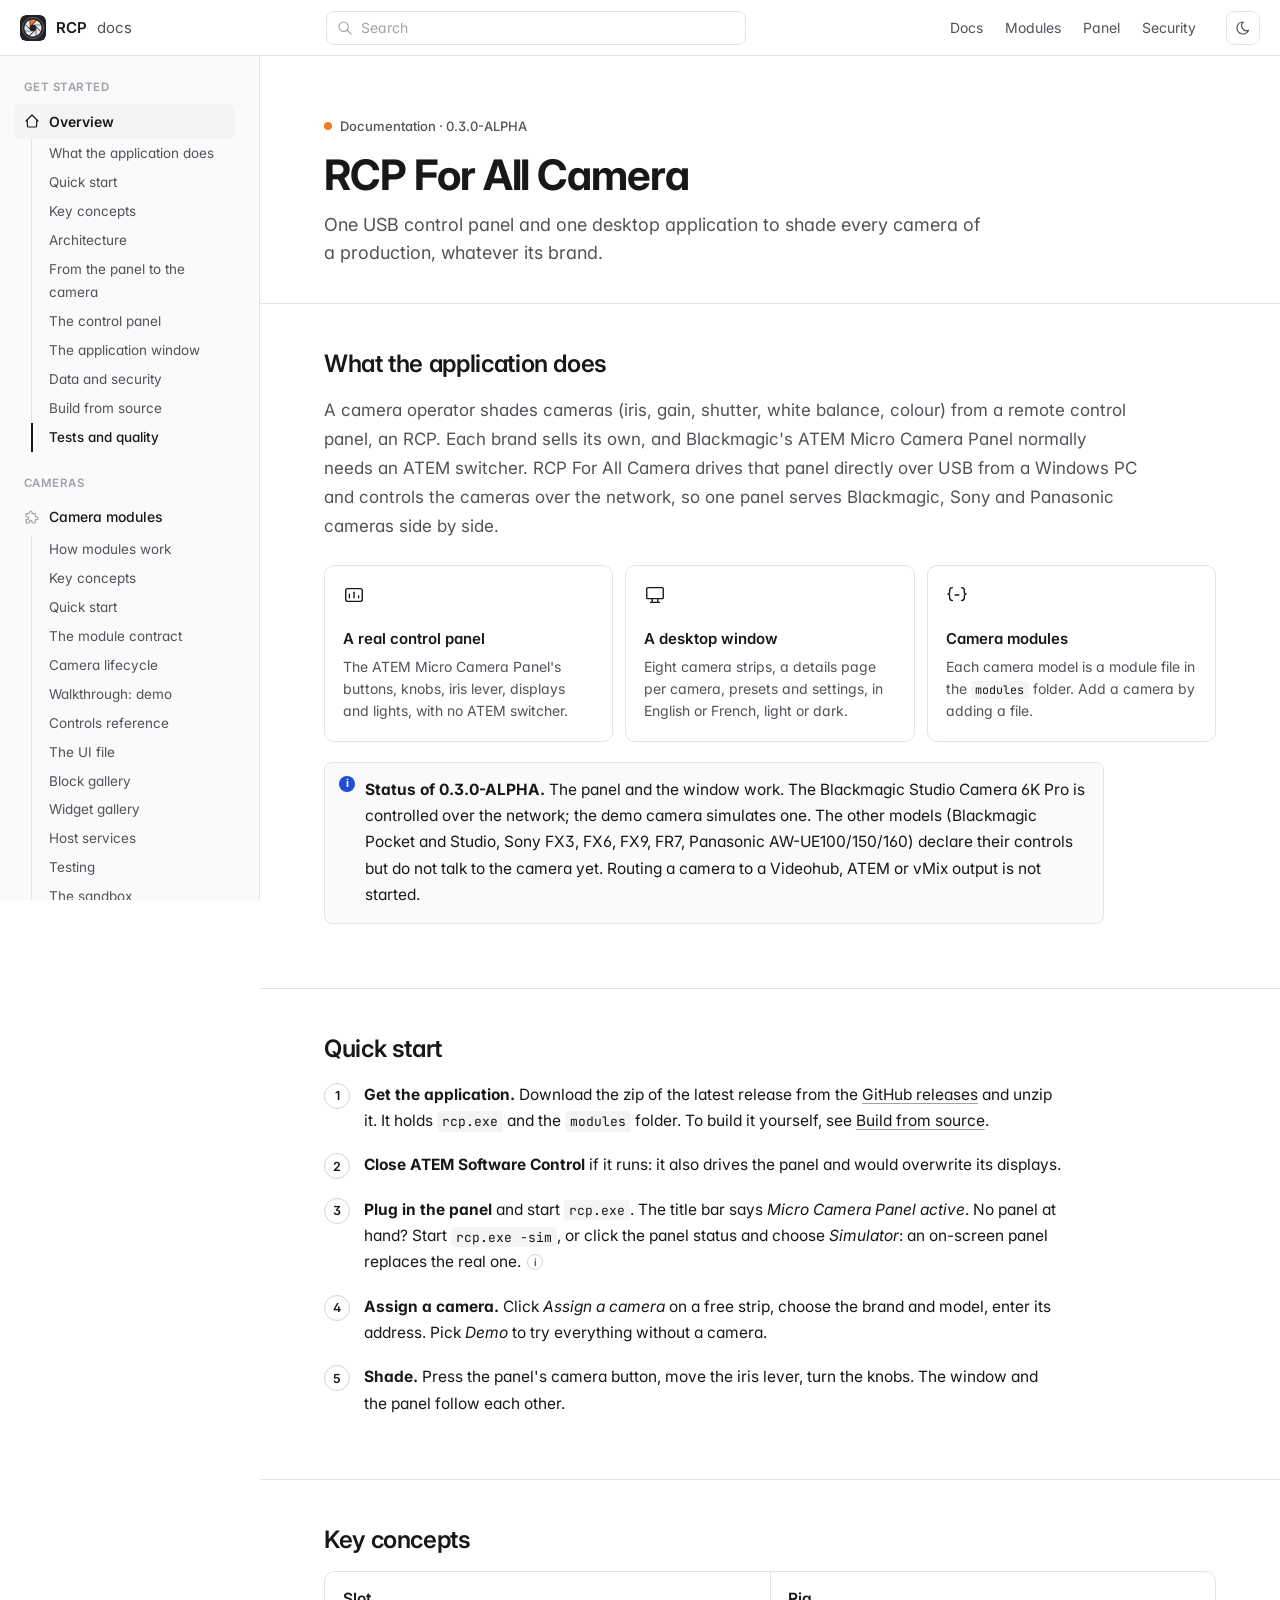
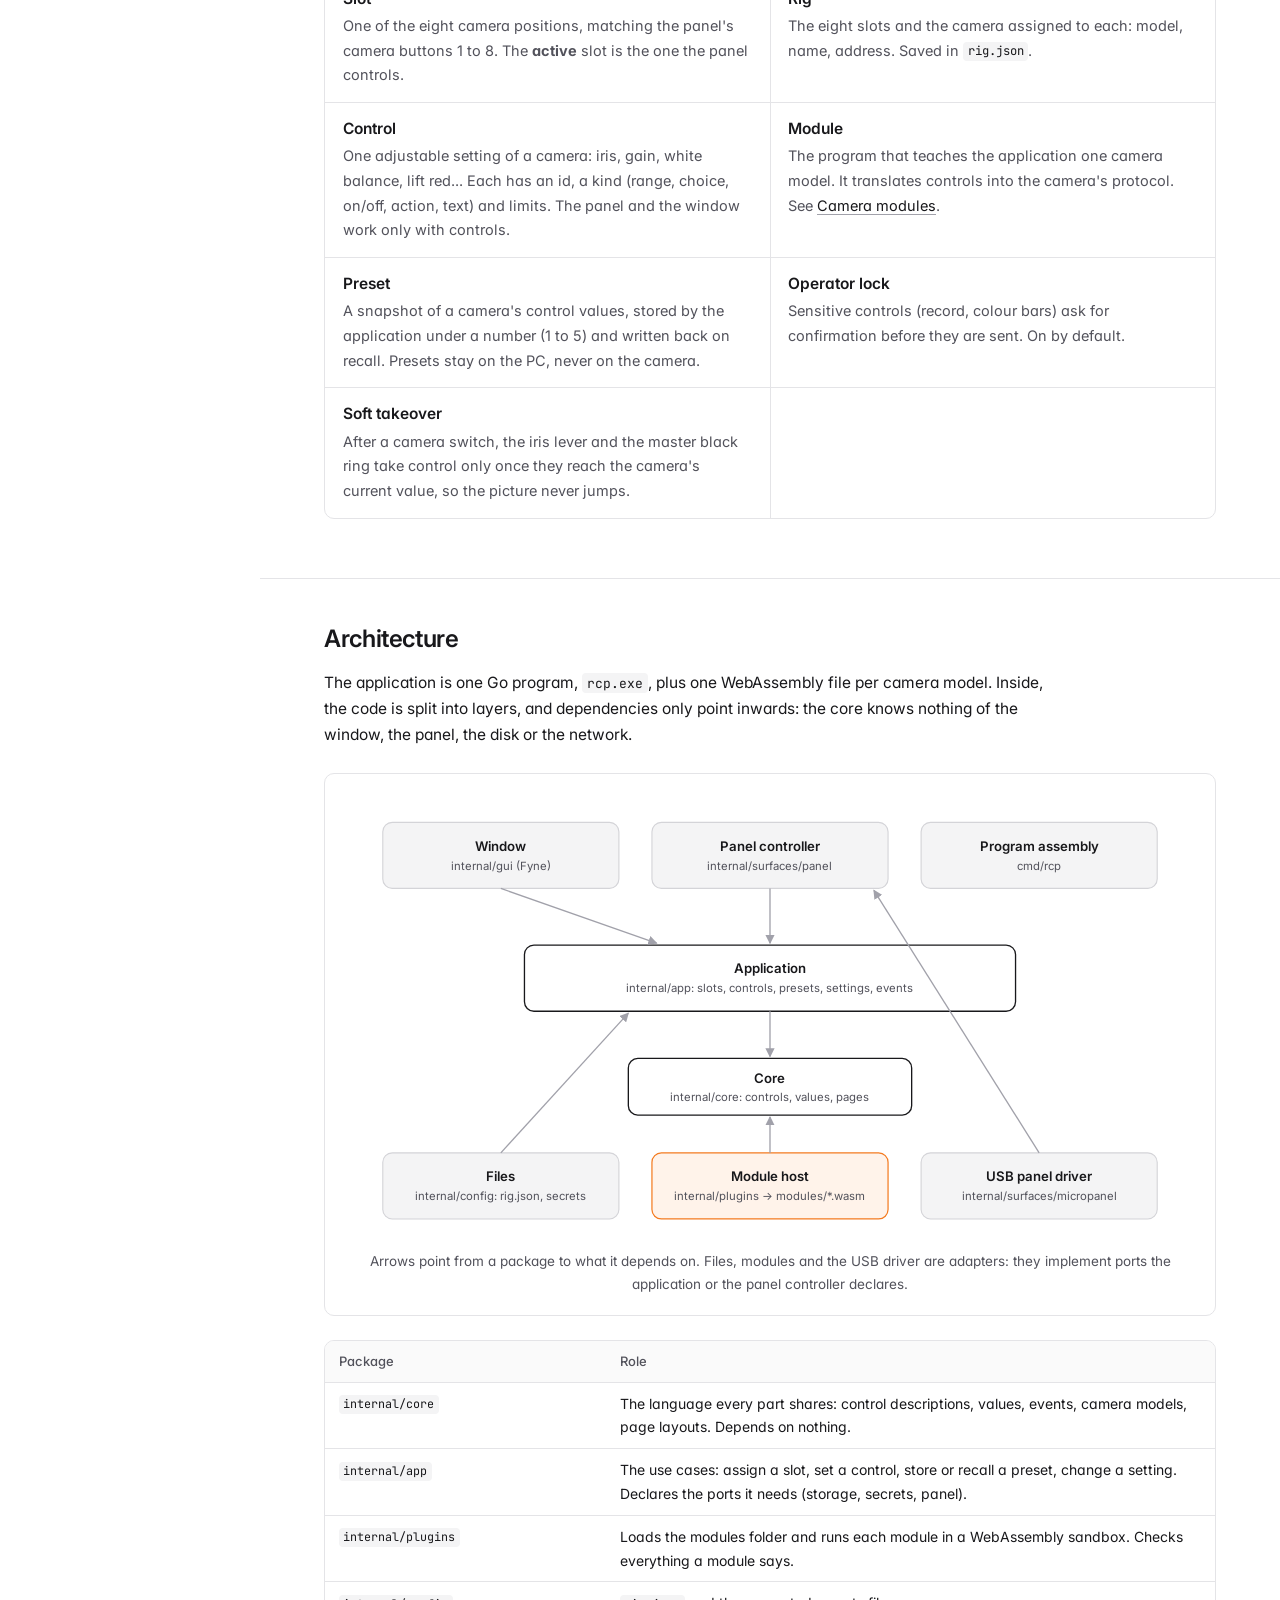
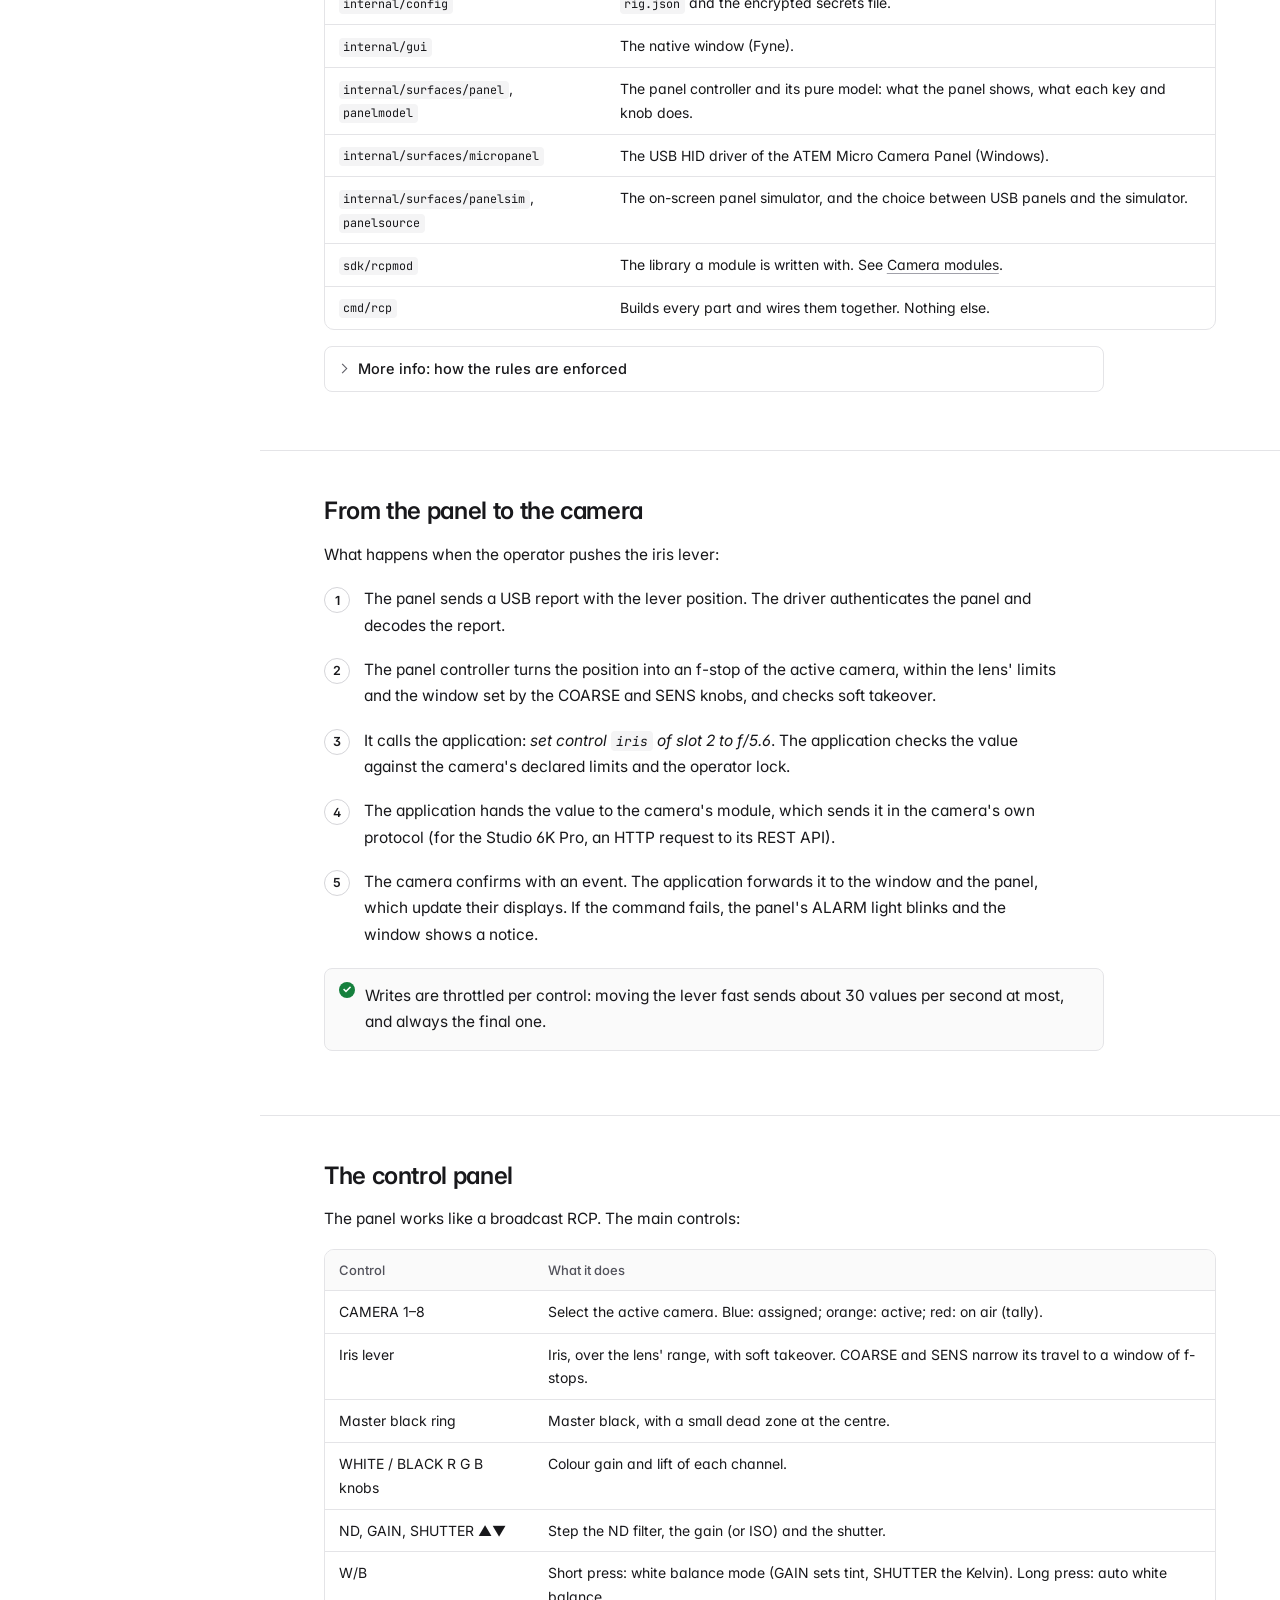
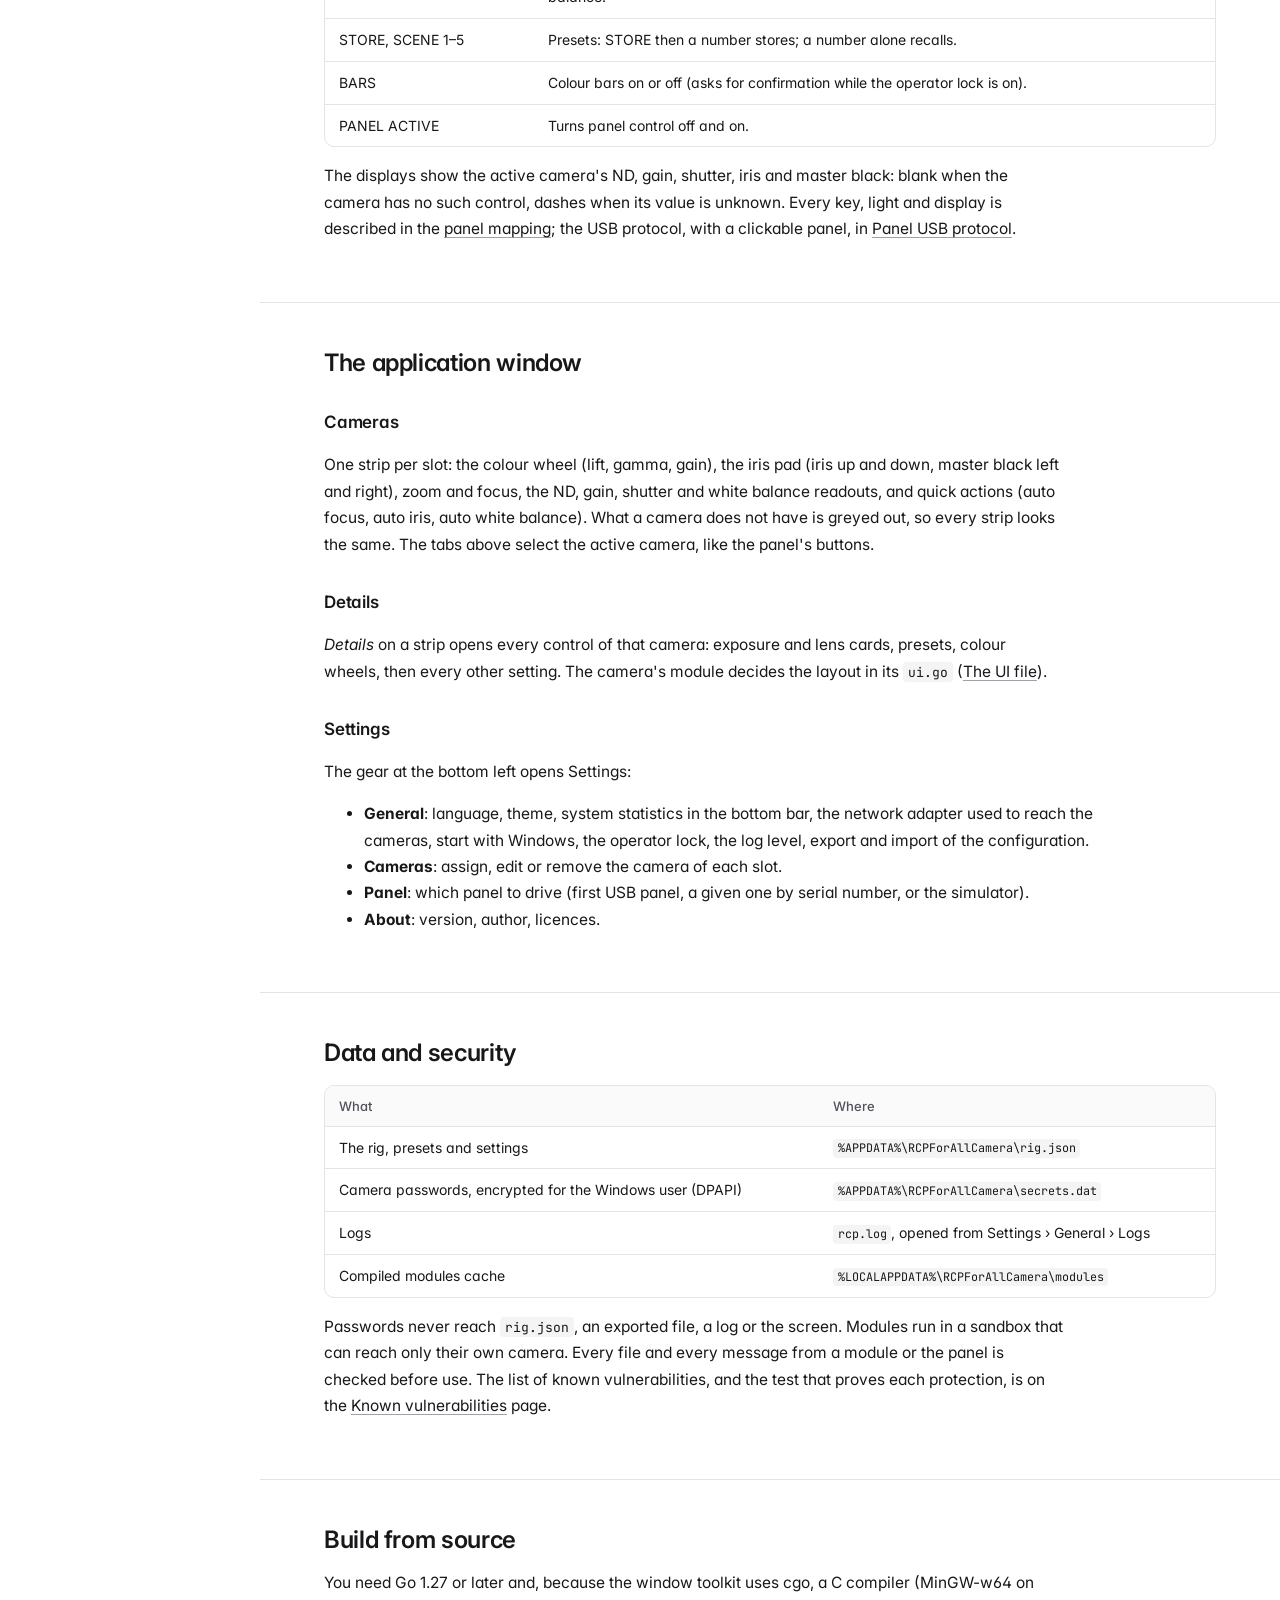
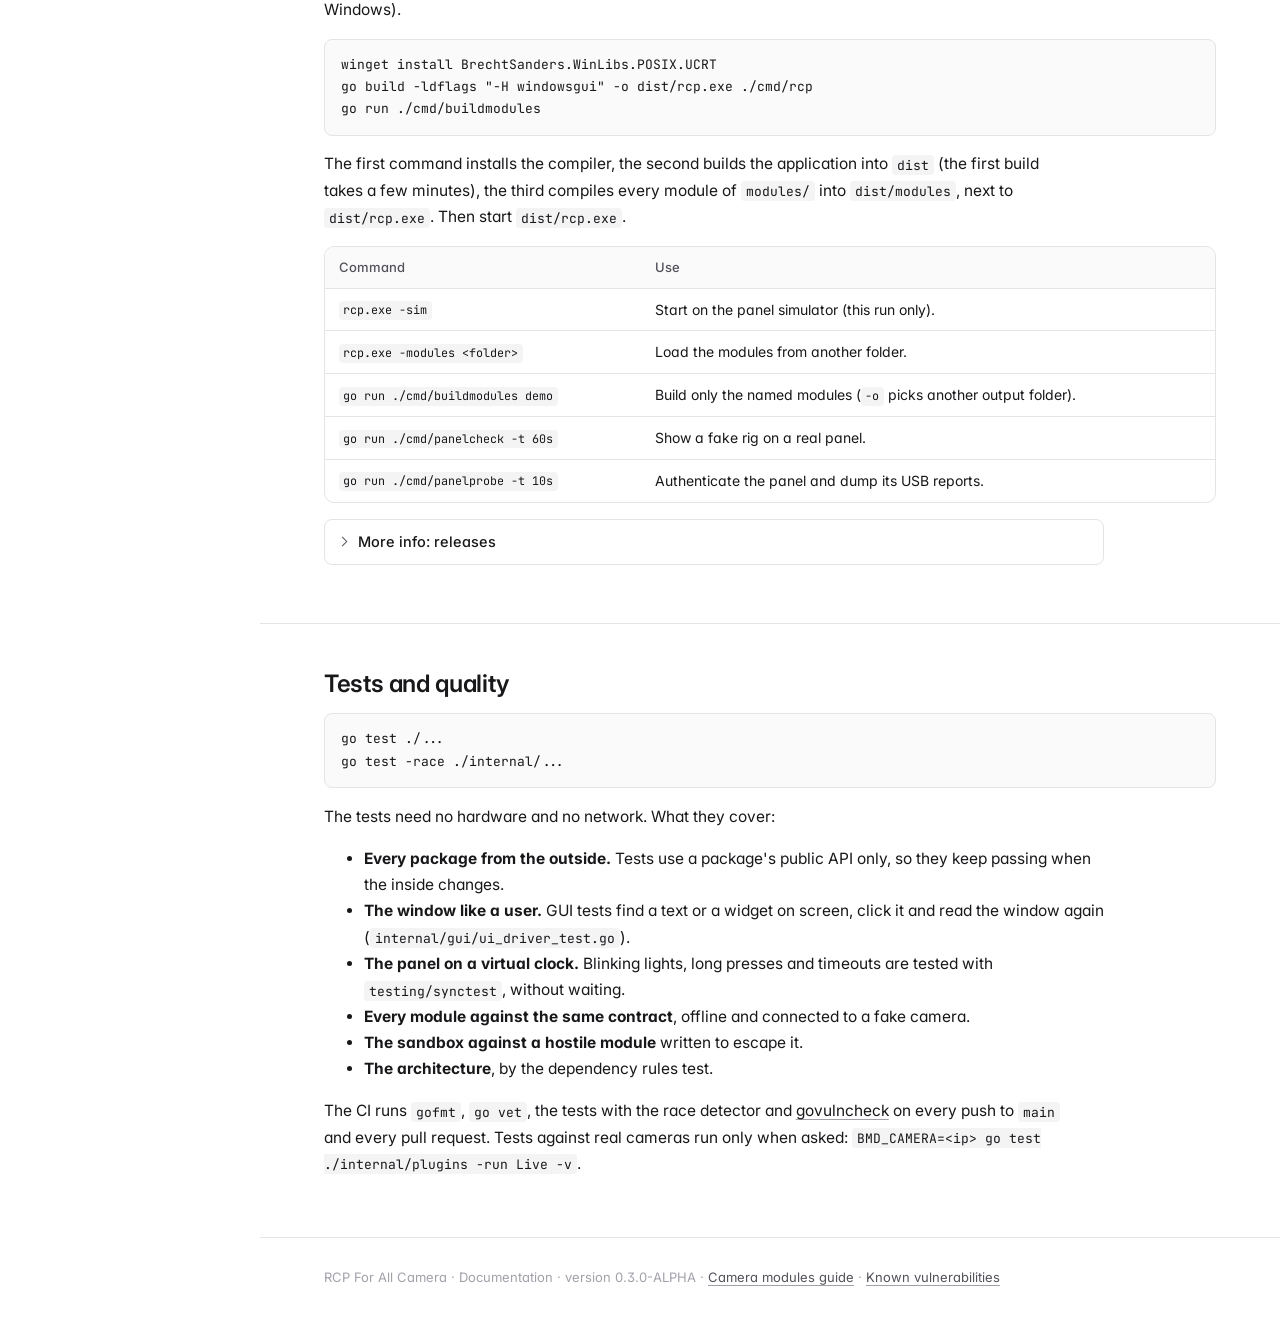
<file: docs/index.html>
<!doctype html>
<html lang="en">
<head>
<meta charset="utf-8">
<meta name="viewport" content="width=device-width, initial-scale=1">
<title>RCP Documentation</title>
<meta name="description" content="RCP For All Camera: what it does, how to start, key concepts, architecture, the control panel, the window, data and security, building and testing.">
<link rel="stylesheet" href="assets/docs.css">
<script src="assets/docs.js"></script>
</head>
<body>
<header class="topbar" id="topbar"></header>
<div class="layout">
<aside class="sidebar" id="sidebar"></aside>
<main>

<div class="hero">
  <div class="kicker">Documentation · 0.3.0-ALPHA</div>
  <h1>RCP For All Camera</h1>
  <p>One USB control panel and one desktop application to shade every camera of a production, whatever its brand.</p>
</div>

<section class="band" id="what">
  <h2>What the application does</h2>
  <p class="lead">A camera operator shades cameras (iris, gain, shutter, white balance, colour) from a remote control
  panel, an RCP. Each brand sells its own, and Blackmagic's ATEM Micro Camera Panel normally needs an ATEM switcher.
  RCP For All Camera drives that panel directly over USB from a Windows PC and controls the cameras over the network,
  so one panel serves Blackmagic, Sony and Panasonic cameras side by side.</p>
  <div class="cards">
    <div class="card">
      <svg class="icon" viewBox="0 0 24 24" fill="none" stroke="currentColor" stroke-width="1.5" stroke-linecap="round" stroke-linejoin="round"><path d="M3 7a2 2 0 0 1 2 -2h14a2 2 0 0 1 2 2v10a2 2 0 0 1 -2 2h-14a2 2 0 0 1 -2 -2z"/><path d="M7 15v-4"/><path d="M12 15v-6"/><path d="M17 15v-2"/></svg>
      <a class="title" href="#panel">A real control panel</a>
      <p>The ATEM Micro Camera Panel's buttons, knobs, iris lever, displays and lights, with no ATEM switcher.</p>
    </div>
    <div class="card">
      <svg class="icon" viewBox="0 0 24 24" fill="none" stroke="currentColor" stroke-width="1.5" stroke-linecap="round" stroke-linejoin="round"><path d="M3 5a1 1 0 0 1 1 -1h16a1 1 0 0 1 1 1v10a1 1 0 0 1 -1 1h-16a1 1 0 0 1 -1 -1z"/><path d="M7 20h10"/><path d="M9 16v4"/><path d="M15 16v4"/></svg>
      <a class="title" href="#window">A desktop window</a>
      <p>Eight camera strips, a details page per camera, presets and settings, in English or French, light or dark.</p>
    </div>
    <div class="card">
      <svg class="icon" viewBox="0 0 24 24" fill="none" stroke="currentColor" stroke-width="1.5" stroke-linecap="round" stroke-linejoin="round"><path d="M7 4a3 3 0 0 0 -3 3v2a2 2 0 0 1 -2 2a2 2 0 0 1 2 2v2a3 3 0 0 0 3 3"/><path d="M17 4a3 3 0 0 1 3 3v2a2 2 0 0 0 2 2a2 2 0 0 0 -2 2v2a3 3 0 0 1 -3 3"/><path d="M10 12h4"/></svg>
      <a class="title" href="modules-camera.html">Camera modules</a>
      <p>Each camera model is a module file in the <code>modules</code> folder. Add a camera by adding a file.</p>
    </div>
  </div>
  <div class="note"><p><strong>Status of 0.3.0-ALPHA.</strong> The panel and the window work. The Blackmagic Studio
  Camera 6K Pro is controlled over the network; the demo camera simulates one. The other models (Blackmagic Pocket and
  Studio, Sony FX3, FX6, FX9, FR7, Panasonic AW-UE100/150/160) declare their controls but do not talk to the camera yet.
  Routing a camera to a Videohub, ATEM or vMix output is not started.</p></div>
</section>

<section id="quickstart">
  <h2>Quick start</h2>
  <ol class="steps">
    <li><strong>Get the application.</strong> Download the zip of the latest release from the
    <a href="https://github.com/ValentinDoche/rcp-for-all-camera/releases">GitHub releases</a> and unzip it. It holds
    <code>rcp.exe</code> and the <code>modules</code> folder. To build it yourself, see <a href="#build">Build from source</a>.</li>
    <li><strong>Close ATEM Software Control</strong> if it runs: it also drives the panel and would overwrite its displays.</li>
    <li><strong>Plug in the panel</strong> and start <code>rcp.exe</code>. The title bar says <em>Micro Camera Panel
    active</em>. No panel at hand? Start <code>rcp.exe -sim</code>, or click the panel status and choose
    <em>Simulator</em>: an on-screen panel replaces the real one.
    <span class="info" tabindex="0" data-tip="The interface starts in French. Switch it to English in Settings, General, Language: the change is immediate and remembered.">i</span></li>
    <li><strong>Assign a camera.</strong> Click <em>Assign a camera</em> on a free strip, choose the brand and model,
    enter its address. Pick <em>Demo</em> to try everything without a camera.</li>
    <li><strong>Shade.</strong> Press the panel's camera button, move the iris lever, turn the knobs. The window and the
    panel follow each other.</li>
  </ol>
</section>

<section id="concepts">
  <h2>Key concepts</h2>
  <dl class="glossary">
    <div><dt>Slot</dt><dd>One of the eight camera positions, matching the panel's camera buttons 1 to 8. The
    <strong>active</strong> slot is the one the panel controls.</dd></div>
    <div><dt>Rig</dt><dd>The eight slots and the camera assigned to each: model, name, address. Saved in
    <code>rig.json</code>.</dd></div>
    <div><dt>Control</dt><dd>One adjustable setting of a camera: iris, gain, white balance, lift red... Each has an id,
    a kind (range, choice, on/off, action, text) and limits. The panel and the window work only with controls.</dd></div>
    <div><dt>Module</dt><dd>The program that teaches the application one camera model. It translates controls into the
    camera's protocol. See <a href="modules-camera.html">Camera modules</a>.</dd></div>
    <div><dt>Preset</dt><dd>A snapshot of a camera's control values, stored by the application under a number (1 to 5)
    and written back on recall. Presets stay on the PC, never on the camera.</dd></div>
    <div><dt>Operator lock</dt><dd>Sensitive controls (record, colour bars) ask for confirmation before they are sent.
    On by default.</dd></div>
    <div><dt>Soft takeover</dt><dd>After a camera switch, the iris lever and the master black ring take control only
    once they reach the camera's current value, so the picture never jumps.</dd></div>
  </dl>
</section>

<section id="architecture">
  <h2>Architecture</h2>
  <p>The application is one Go program, <code>rcp.exe</code>, plus one WebAssembly file per camera model. Inside, the
  code is split into layers, and dependencies only point inwards: the core knows nothing of the window, the panel,
  the disk or the network.</p>
<figure>
<svg viewBox="0 0 900 470" role="img" aria-labelledby="a1t">
  <title id="a1t">The window and the panel controller call the application layer, which uses the core and reaches the disk, the modules and the panel through ports</title>
  <defs>
    <marker id="ah" viewBox="0 0 10 10" refX="9" refY="5" markerWidth="7" markerHeight="7" orient="auto-start-reverse"><path d="M0,0 L10,5 L0,10 z" class="d-head"/></marker>
  </defs>
  <rect x="40" y="30" width="250" height="70" rx="10" class="d-box"/>
  <text x="165" y="60" text-anchor="middle" class="d-t">Window</text>
  <text x="165" y="80" text-anchor="middle" class="d-s">internal/gui (Fyne)</text>
  <rect x="325" y="30" width="250" height="70" rx="10" class="d-box"/>
  <text x="450" y="60" text-anchor="middle" class="d-t">Panel controller</text>
  <text x="450" y="80" text-anchor="middle" class="d-s">internal/surfaces/panel</text>
  <rect x="610" y="30" width="250" height="70" rx="10" class="d-box"/>
  <text x="735" y="60" text-anchor="middle" class="d-t">Program assembly</text>
  <text x="735" y="80" text-anchor="middle" class="d-s">cmd/rcp</text>

  <rect x="190" y="160" width="520" height="70" rx="10" class="d-core"/>
  <text x="450" y="190" text-anchor="middle" class="d-t">Application</text>
  <text x="450" y="210" text-anchor="middle" class="d-s">internal/app: slots, controls, presets, settings, events</text>

  <rect x="300" y="280" width="300" height="60" rx="10" class="d-core"/>
  <text x="450" y="306" text-anchor="middle" class="d-t">Core</text>
  <text x="450" y="325" text-anchor="middle" class="d-s">internal/core: controls, values, pages</text>

  <rect x="40" y="380" width="250" height="70" rx="10" class="d-box"/>
  <text x="165" y="410" text-anchor="middle" class="d-t">Files</text>
  <text x="165" y="430" text-anchor="middle" class="d-s">internal/config: rig.json, secrets</text>
  <rect x="325" y="380" width="250" height="70" rx="10" class="d-mod"/>
  <text x="450" y="410" text-anchor="middle" class="d-t">Module host</text>
  <text x="450" y="430" text-anchor="middle" class="d-s">internal/plugins → modules/*.wasm</text>
  <rect x="610" y="380" width="250" height="70" rx="10" class="d-box"/>
  <text x="735" y="410" text-anchor="middle" class="d-t">USB panel driver</text>
  <text x="735" y="430" text-anchor="middle" class="d-s">internal/surfaces/micropanel</text>

  <path d="M165 100 L330 158" class="d-line" marker-end="url(#ah)"/>
  <path d="M450 100 L450 158" class="d-line" marker-end="url(#ah)"/>
  <path d="M450 230 L450 278" class="d-line" marker-end="url(#ah)"/>
  <path d="M165 380 L300 232" class="d-line" marker-end="url(#ah)"/>
  <path d="M450 380 L450 342" class="d-line" marker-end="url(#ah)"/>
  <path d="M735 380 L560 102" class="d-line" marker-end="url(#ah)"/>
</svg>
<figcaption>Arrows point from a package to what it depends on. Files, modules and the USB driver are adapters: they
implement ports the application or the panel controller declares.</figcaption>
</figure>
  <div class="table-wrap"><table>
    <thead><tr><th>Package</th><th>Role</th></tr></thead>
    <tbody>
      <tr><td><code>internal/core</code></td><td>The language every part shares: control descriptions, values, events, camera models, page layouts. Depends on nothing.</td></tr>
      <tr><td><code>internal/app</code></td><td>The use cases: assign a slot, set a control, store or recall a preset, change a setting. Declares the ports it needs (storage, secrets, panel).</td></tr>
      <tr><td><code>internal/plugins</code></td><td>Loads the modules folder and runs each module in a WebAssembly sandbox. Checks everything a module says.</td></tr>
      <tr><td><code>internal/config</code></td><td><code>rig.json</code> and the encrypted secrets file.</td></tr>
      <tr><td><code>internal/gui</code></td><td>The native window (Fyne).</td></tr>
      <tr><td><code>internal/surfaces/panel</code>, <code>panelmodel</code></td><td>The panel controller and its pure model: what the panel shows, what each key and knob does.</td></tr>
      <tr><td><code>internal/surfaces/micropanel</code></td><td>The USB HID driver of the ATEM Micro Camera Panel (Windows).</td></tr>
      <tr><td><code>internal/surfaces/panelsim</code>, <code>panelsource</code></td><td>The on-screen panel simulator, and the choice between USB panels and the simulator.</td></tr>
      <tr><td><code>sdk/rcpmod</code></td><td>The library a module is written with. See <a href="modules-camera.html">Camera modules</a>.</td></tr>
      <tr><td><code>cmd/rcp</code></td><td>Builds every part and wires them together. Nothing else.</td></tr>
    </tbody>
  </table></div>
  <details class="more"><summary>More info: how the rules are enforced</summary><div>
    <p>A test, <code>internal/archtest/dependency_rules_test.go</code>, reads the imports of every package and fails
    when one breaks the rules: <code>core</code> imports no other package of the project, nor the network or the GUI
    toolkit; <code>app</code> imports no adapter; a module imports nothing but the SDK.</p>
  </div></details>
</section>

<section id="flow">
  <h2>From the panel to the camera</h2>
  <p>What happens when the operator pushes the iris lever:</p>
  <ol class="steps">
    <li>The panel sends a USB report with the lever position. The driver authenticates the panel and decodes the report.</li>
    <li>The panel controller turns the position into an f-stop of the active camera, within the lens' limits and the
    window set by the COARSE and SENS knobs, and checks soft takeover.</li>
    <li>It calls the application: <em>set control <code>iris</code> of slot 2 to f/5.6</em>. The application checks the
    value against the camera's declared limits and the operator lock.</li>
    <li>The application hands the value to the camera's module, which sends it in the camera's own protocol (for the
    Studio 6K Pro, an HTTP request to its REST API).</li>
    <li>The camera confirms with an event. The application forwards it to the window and the panel, which update their
    displays. If the command fails, the panel's ALARM light blinks and the window shows a notice.</li>
  </ol>
  <div class="tip"><p>Writes are throttled per control: moving the lever fast sends about 30 values per second at
  most, and always the final one.</p></div>
</section>

<section id="panel">
  <h2>The control panel</h2>
  <p>The panel works like a broadcast RCP. The main controls:</p>
  <div class="table-wrap"><table>
    <thead><tr><th>Control</th><th>What it does</th></tr></thead>
    <tbody>
      <tr><td>CAMERA 1–8</td><td>Select the active camera. Blue: assigned; orange: active; red: on air (tally).</td></tr>
      <tr><td>Iris lever</td><td>Iris, over the lens' range, with soft takeover. COARSE and SENS narrow its travel to a window of f-stops.</td></tr>
      <tr><td>Master black ring</td><td>Master black, with a small dead zone at the centre.</td></tr>
      <tr><td>WHITE / BLACK R G B knobs</td><td>Colour gain and lift of each channel.</td></tr>
      <tr><td>ND, GAIN, SHUTTER ▲▼</td><td>Step the ND filter, the gain (or ISO) and the shutter.</td></tr>
      <tr><td>W/B</td><td>Short press: white balance mode (GAIN sets tint, SHUTTER the Kelvin). Long press: auto white balance.</td></tr>
      <tr><td>STORE, SCENE 1–5</td><td>Presets: STORE then a number stores; a number alone recalls.</td></tr>
      <tr><td>BARS</td><td>Colour bars on or off (asks for confirmation while the operator lock is on).</td></tr>
      <tr><td>PANEL ACTIVE</td><td>Turns panel control off and on.</td></tr>
    </tbody>
  </table></div>
  <p>The displays show the active camera's ND, gain, shutter, iris and master black: blank when the camera has no such
  control, dashes when its value is unknown. Every key, light and display is described in the
  <a href="https://github.com/ValentinDoche/rcp-for-all-camera/blob/main/docs/panel-mapping.md">panel mapping</a>; the
  USB protocol, with a clickable panel, in <a href="panel-protocol.html">Panel USB protocol</a>.</p>
</section>

<section id="window">
  <h2>The application window</h2>
  <h3>Cameras</h3>
  <p>One strip per slot: the colour wheel (lift, gamma, gain), the iris pad (iris up and down, master black left and
  right), zoom and focus, the ND, gain, shutter and white balance readouts, and quick actions (auto focus, auto iris,
  auto white balance). What a camera does not have is greyed out, so every strip looks the same. The tabs above select
  the active camera, like the panel's buttons.</p>
  <h3>Details</h3>
  <p><em>Details</em> on a strip opens every control of that camera: exposure and lens cards, presets, colour wheels,
  then every other setting. The camera's module decides the layout in its <code>ui.go</code>
  (<a href="modules-camera.html#ui">The UI file</a>).</p>
  <h3>Settings</h3>
  <p>The gear at the bottom left opens Settings:</p>
  <ul>
    <li><strong>General</strong>: language, theme, system statistics in the bottom bar, the network adapter used to reach
    the cameras, start with Windows, the operator lock, the log level, export and import of the configuration.</li>
    <li><strong>Cameras</strong>: assign, edit or remove the camera of each slot.</li>
    <li><strong>Panel</strong>: which panel to drive (first USB panel, a given one by serial number, or the simulator).</li>
    <li><strong>About</strong>: version, author, licences.</li>
  </ul>
</section>

<section id="data">
  <h2>Data and security</h2>
  <div class="table-wrap"><table>
    <thead><tr><th>What</th><th>Where</th></tr></thead>
    <tbody>
      <tr><td>The rig, presets and settings</td><td><code>%APPDATA%\RCPForAllCamera\rig.json</code></td></tr>
      <tr><td>Camera passwords, encrypted for the Windows user (DPAPI)</td><td><code>%APPDATA%\RCPForAllCamera\secrets.dat</code></td></tr>
      <tr><td>Logs</td><td><code>rcp.log</code>, opened from Settings › General › Logs</td></tr>
      <tr><td>Compiled modules cache</td><td><code>%LOCALAPPDATA%\RCPForAllCamera\modules</code></td></tr>
    </tbody>
  </table></div>
  <p>Passwords never reach <code>rig.json</code>, an exported file, a log or the screen. Modules run in a sandbox that
  can reach only their own camera. Every file and every message from a module or the panel is checked before use. The
  list of known vulnerabilities, and the test that proves each protection, is on the
  <a href="vulnerabilities.html">Known vulnerabilities</a> page.</p>
</section>

<section id="build">
  <h2>Build from source</h2>
  <p>You need Go 1.27 or later and, because the window toolkit uses cgo, a C compiler (MinGW-w64 on Windows).</p>
<pre><code>winget install BrechtSanders.WinLibs.POSIX.UCRT
go build -ldflags "-H windowsgui" -o dist/rcp.exe ./cmd/rcp
go run ./cmd/buildmodules</code></pre>
  <p>The first command installs the compiler, the second builds the application into <code>dist</code> (the first
  build takes a few minutes), the third compiles every module of <code>modules/</code> into <code>dist/modules</code>,
  next to <code>dist/rcp.exe</code>. Then start <code>dist/rcp.exe</code>.</p>
  <div class="table-wrap"><table>
    <thead><tr><th>Command</th><th>Use</th></tr></thead>
    <tbody>
      <tr><td><code>rcp.exe -sim</code></td><td>Start on the panel simulator (this run only).</td></tr>
      <tr><td><code>rcp.exe -modules &lt;folder&gt;</code></td><td>Load the modules from another folder.</td></tr>
      <tr><td><code>go run ./cmd/buildmodules demo</code></td><td>Build only the named modules (<code>-o</code> picks another output folder).</td></tr>
      <tr><td><code>go run ./cmd/panelcheck -t 60s</code></td><td>Show a fake rig on a real panel.</td></tr>
      <tr><td><code>go run ./cmd/panelprobe -t 10s</code></td><td>Authenticate the panel and dump its USB reports.</td></tr>
    </tbody>
  </table></div>
  <details class="more"><summary>More info: releases</summary><div>
    <p>Pushing a tag such as <code>v0.3.0-ALPHA</code> runs the release workflow: tests, build of <code>rcp.exe</code>
    and of every module, a zip with the README, and a GitHub release (a tag with a suffix is a pre-release).</p>
  </div></details>
</section>

<section id="tests">
  <h2>Tests and quality</h2>
<pre><code>go test ./...
go test -race ./internal/...</code></pre>
  <p>The tests need no hardware and no network. What they cover:</p>
  <ul>
    <li><strong>Every package from the outside.</strong> Tests use a package's public API only, so they keep passing
    when the inside changes.</li>
    <li><strong>The window like a user.</strong> GUI tests find a text or a widget on screen, click it and read the
    window again (<code>internal/gui/ui_driver_test.go</code>).</li>
    <li><strong>The panel on a virtual clock.</strong> Blinking lights, long presses and timeouts are tested with
    <code>testing/synctest</code>, without waiting.</li>
    <li><strong>Every module against the same contract</strong>, offline and connected to a fake camera.</li>
    <li><strong>The sandbox against a hostile module</strong> written to escape it.</li>
    <li><strong>The architecture</strong>, by the dependency rules test.</li>
  </ul>
  <p>The CI runs <code>gofmt</code>, <code>go vet</code>, the tests with the race detector and
  <a href="vulnerabilities.html#how">govulncheck</a> on every push to <code>main</code> and every pull request.
  Tests against real cameras run only when asked:
  <code>BMD_CAMERA=&lt;ip&gt; go test ./internal/plugins -run Live -v</code>.</p>
</section>

<footer class="page">RCP For All Camera · Documentation · version 0.3.0-ALPHA ·
<a href="modules-camera.html">Camera modules guide</a> · <a href="vulnerabilities.html">Known vulnerabilities</a></footer>
</main>
</div>
</body>
</html>
</file>
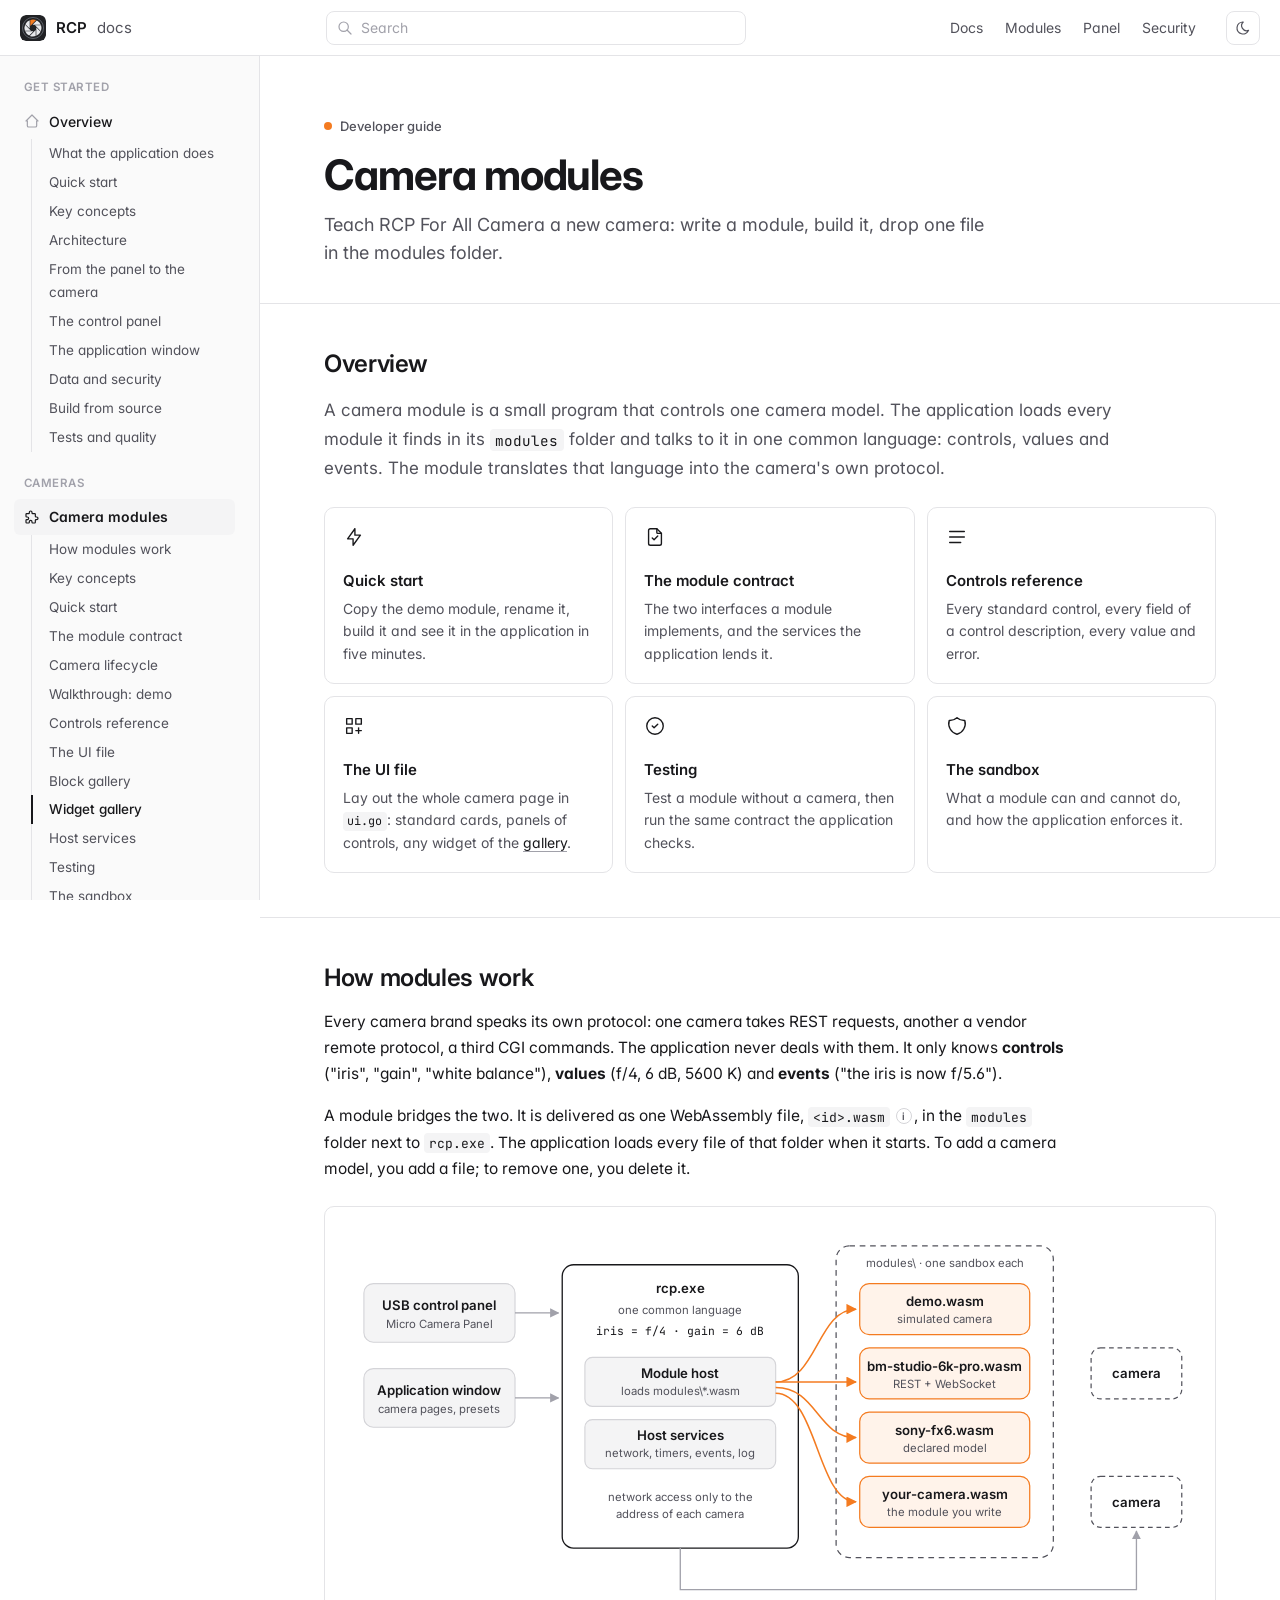
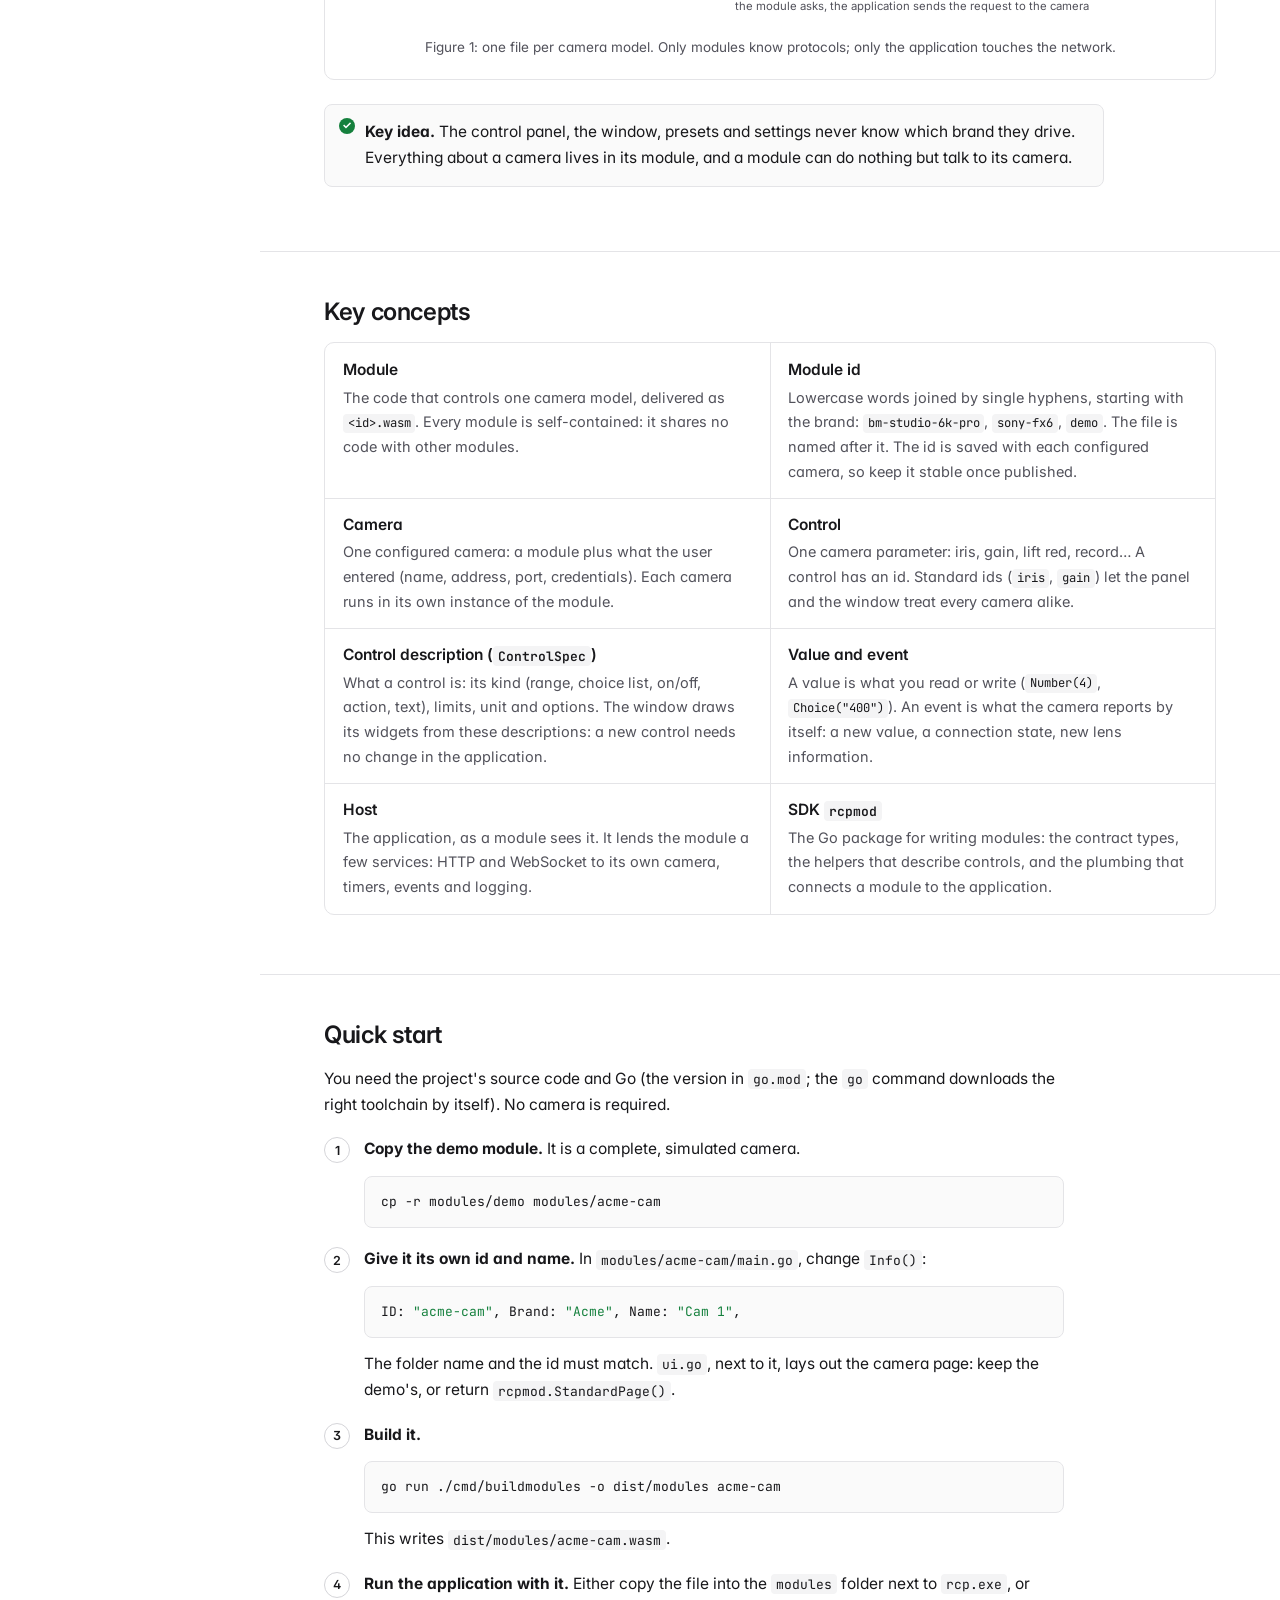
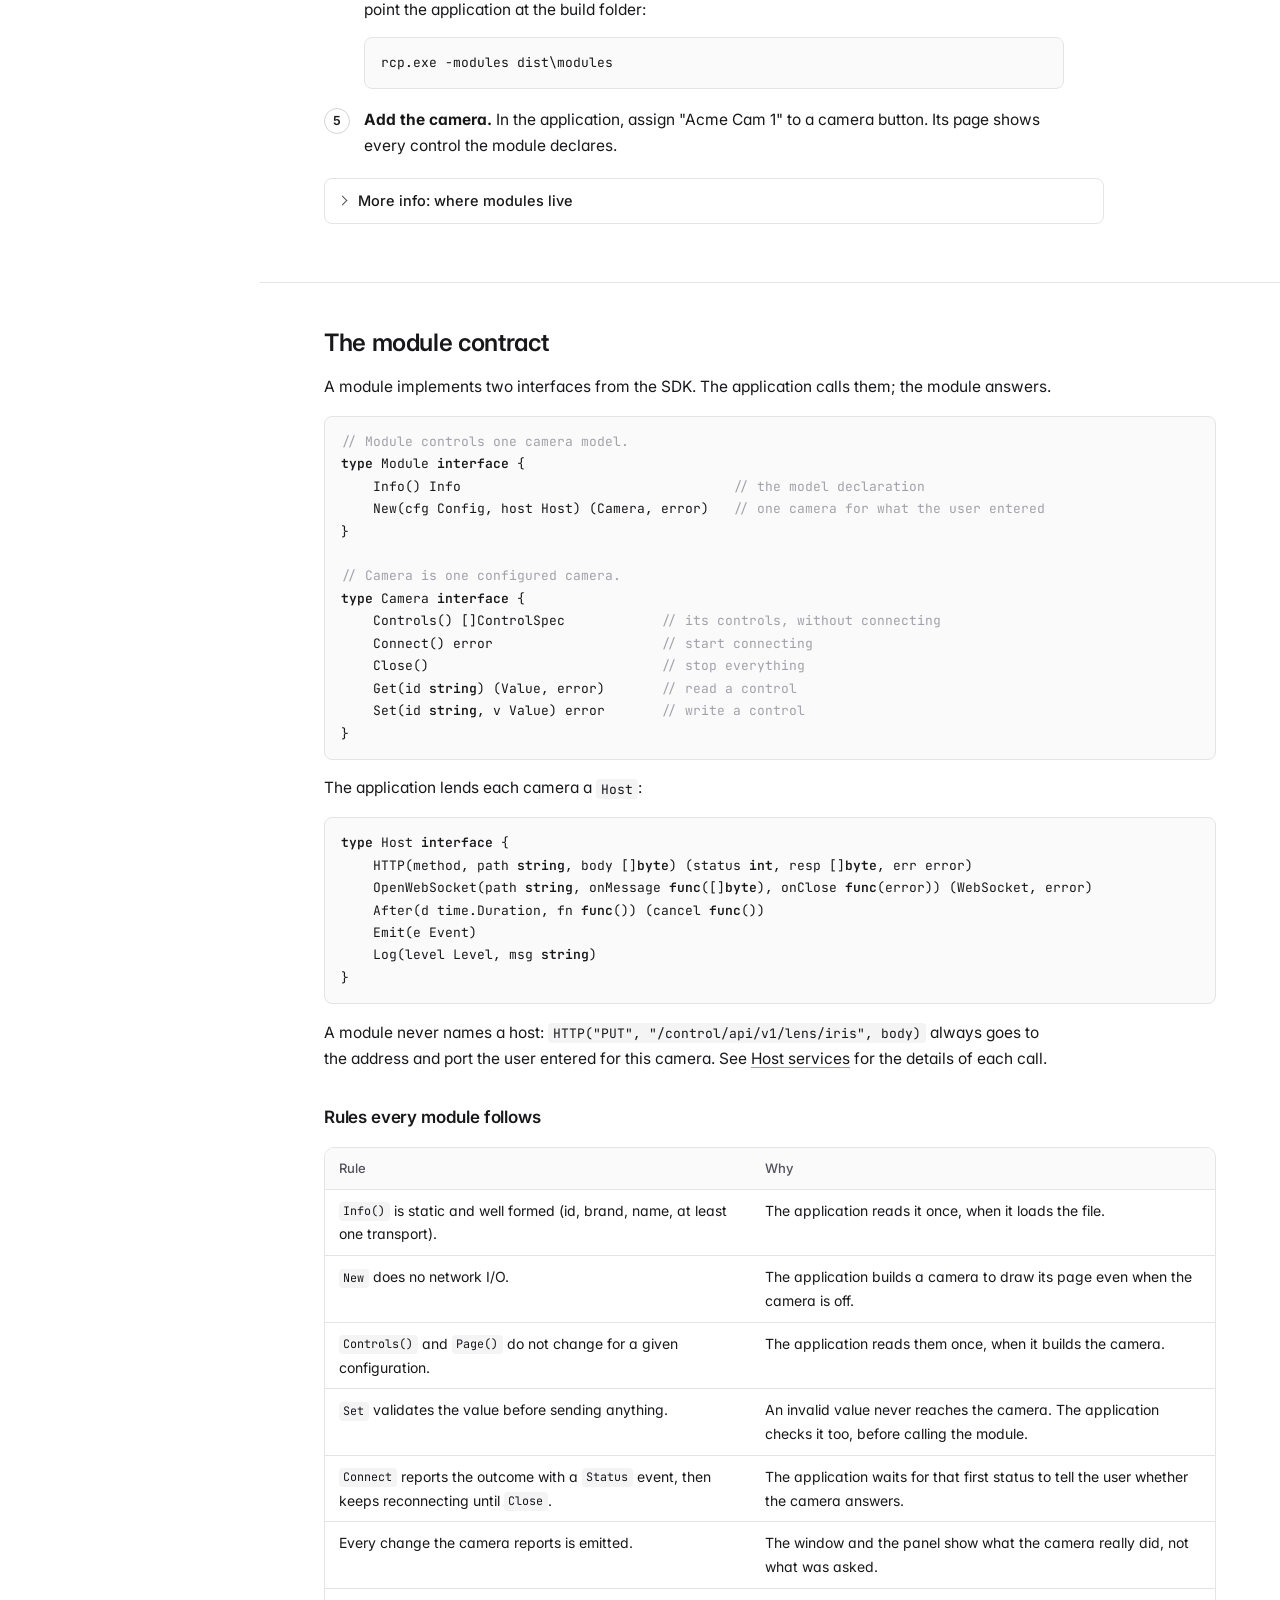
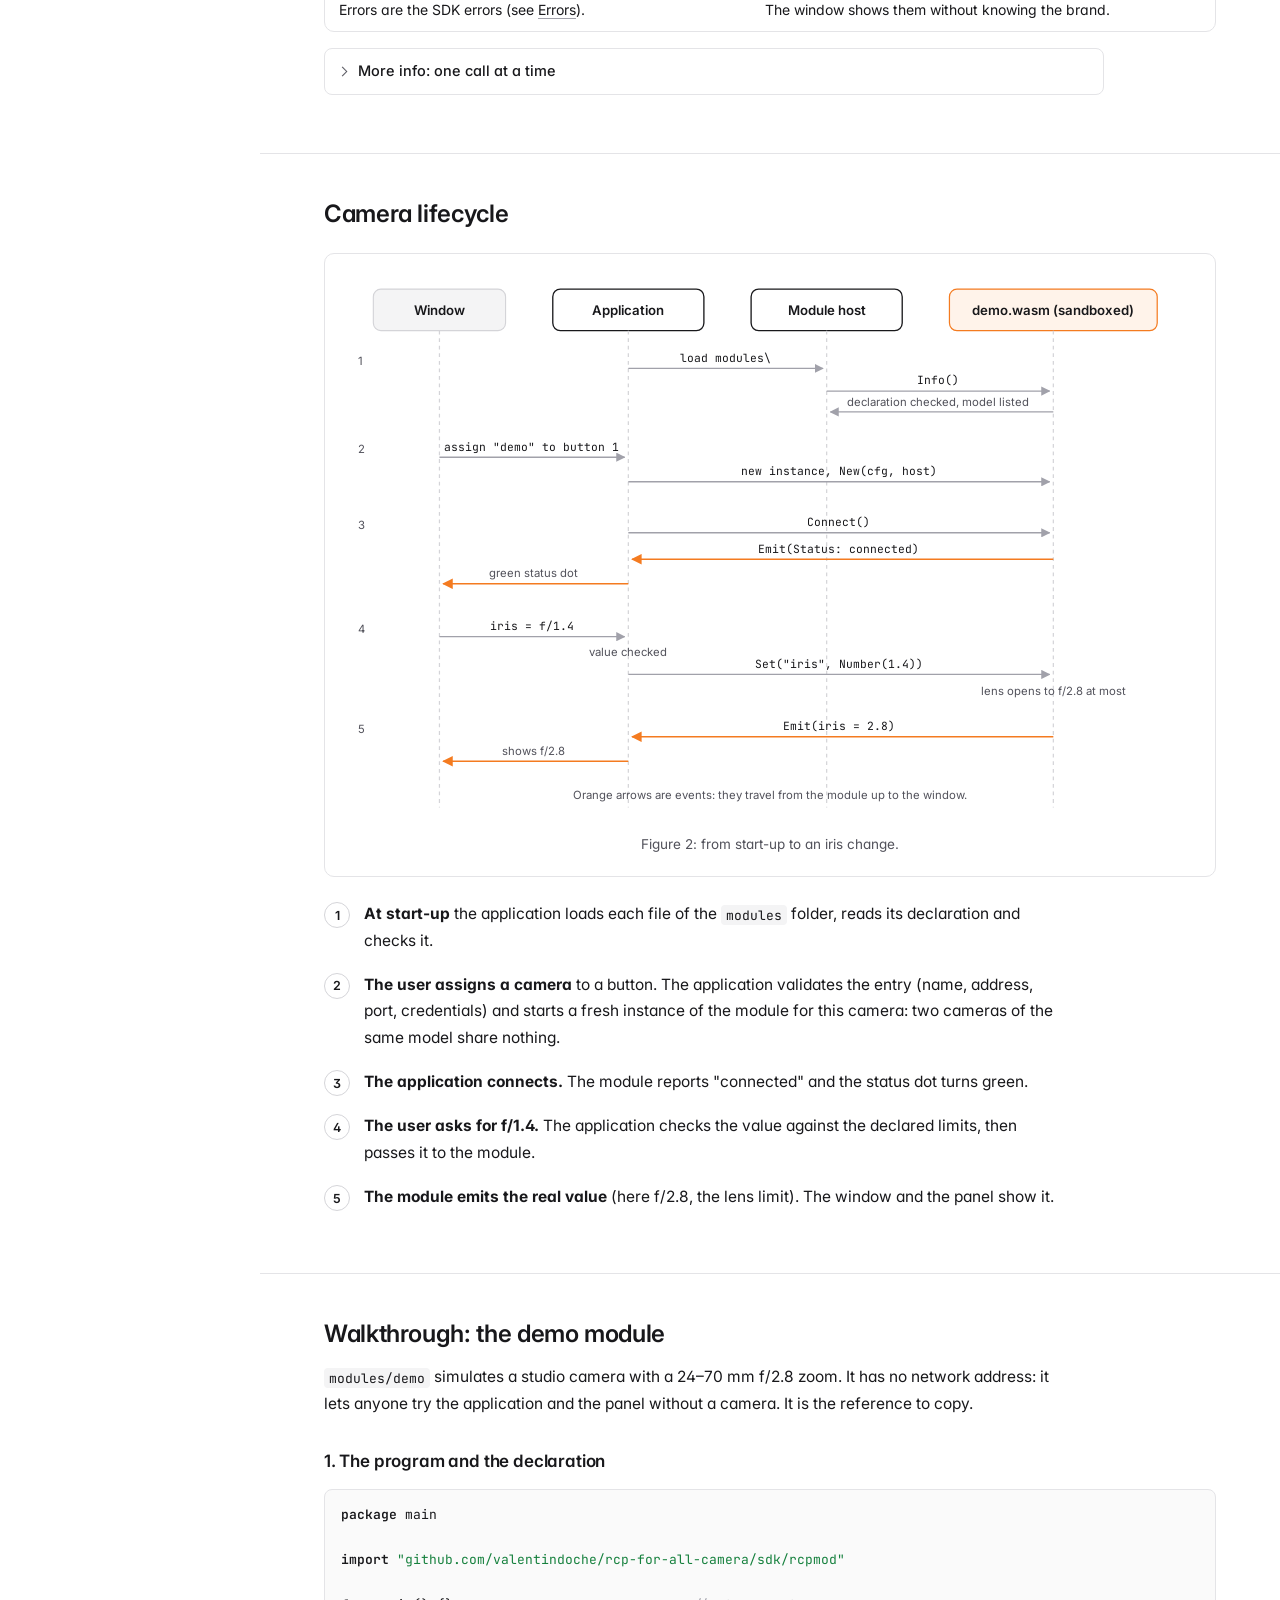
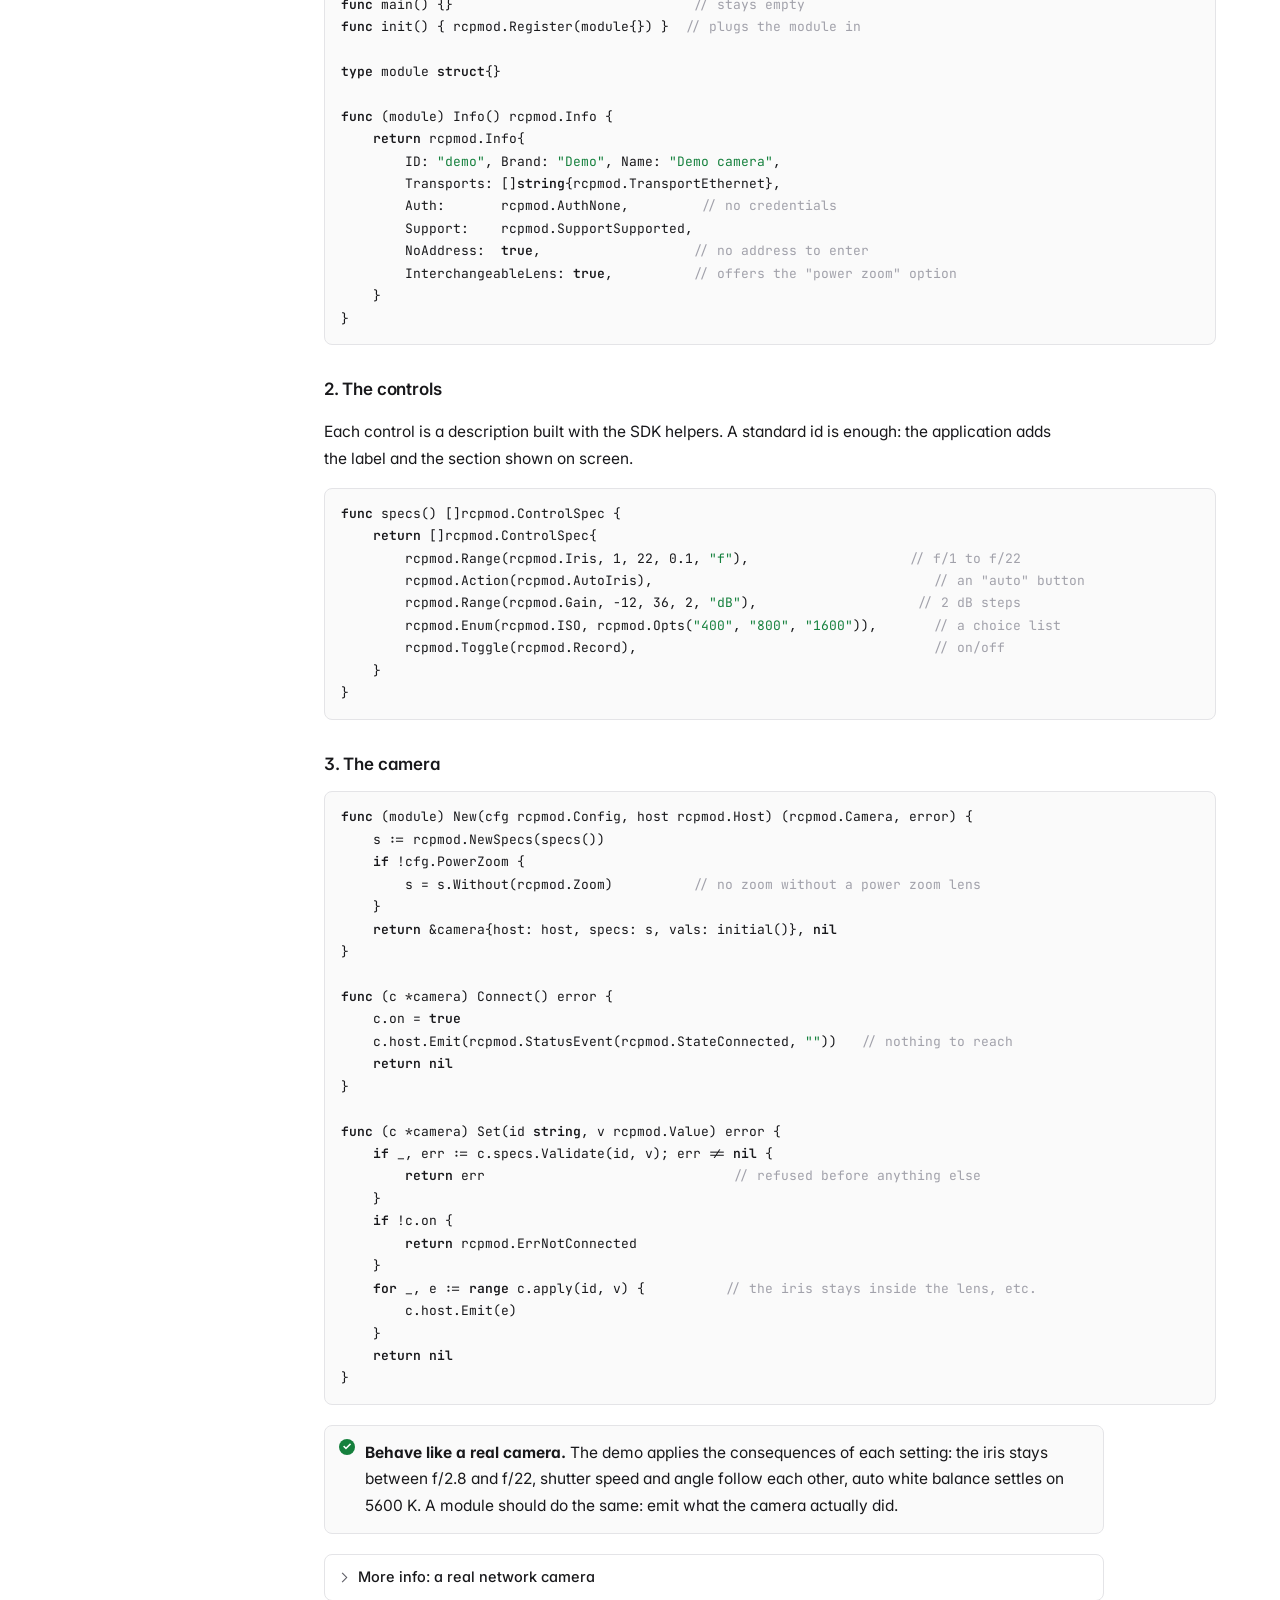
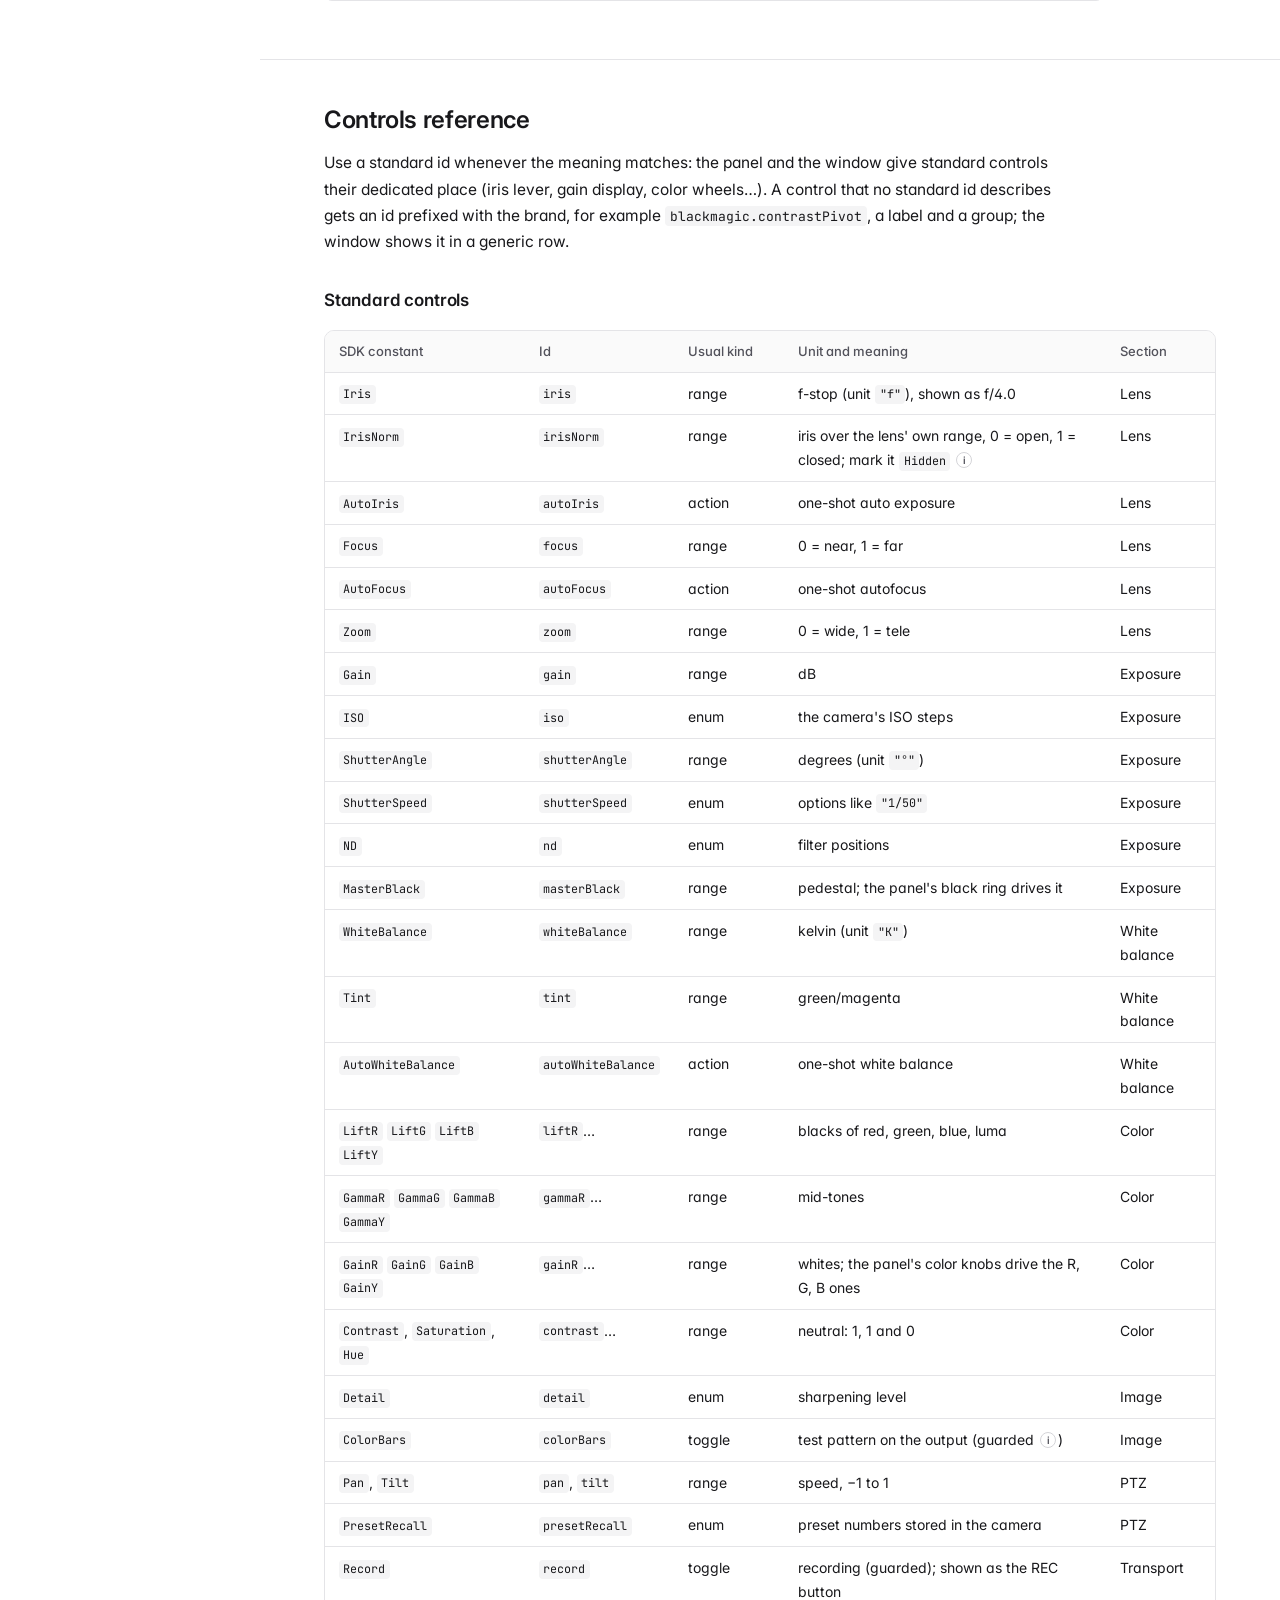
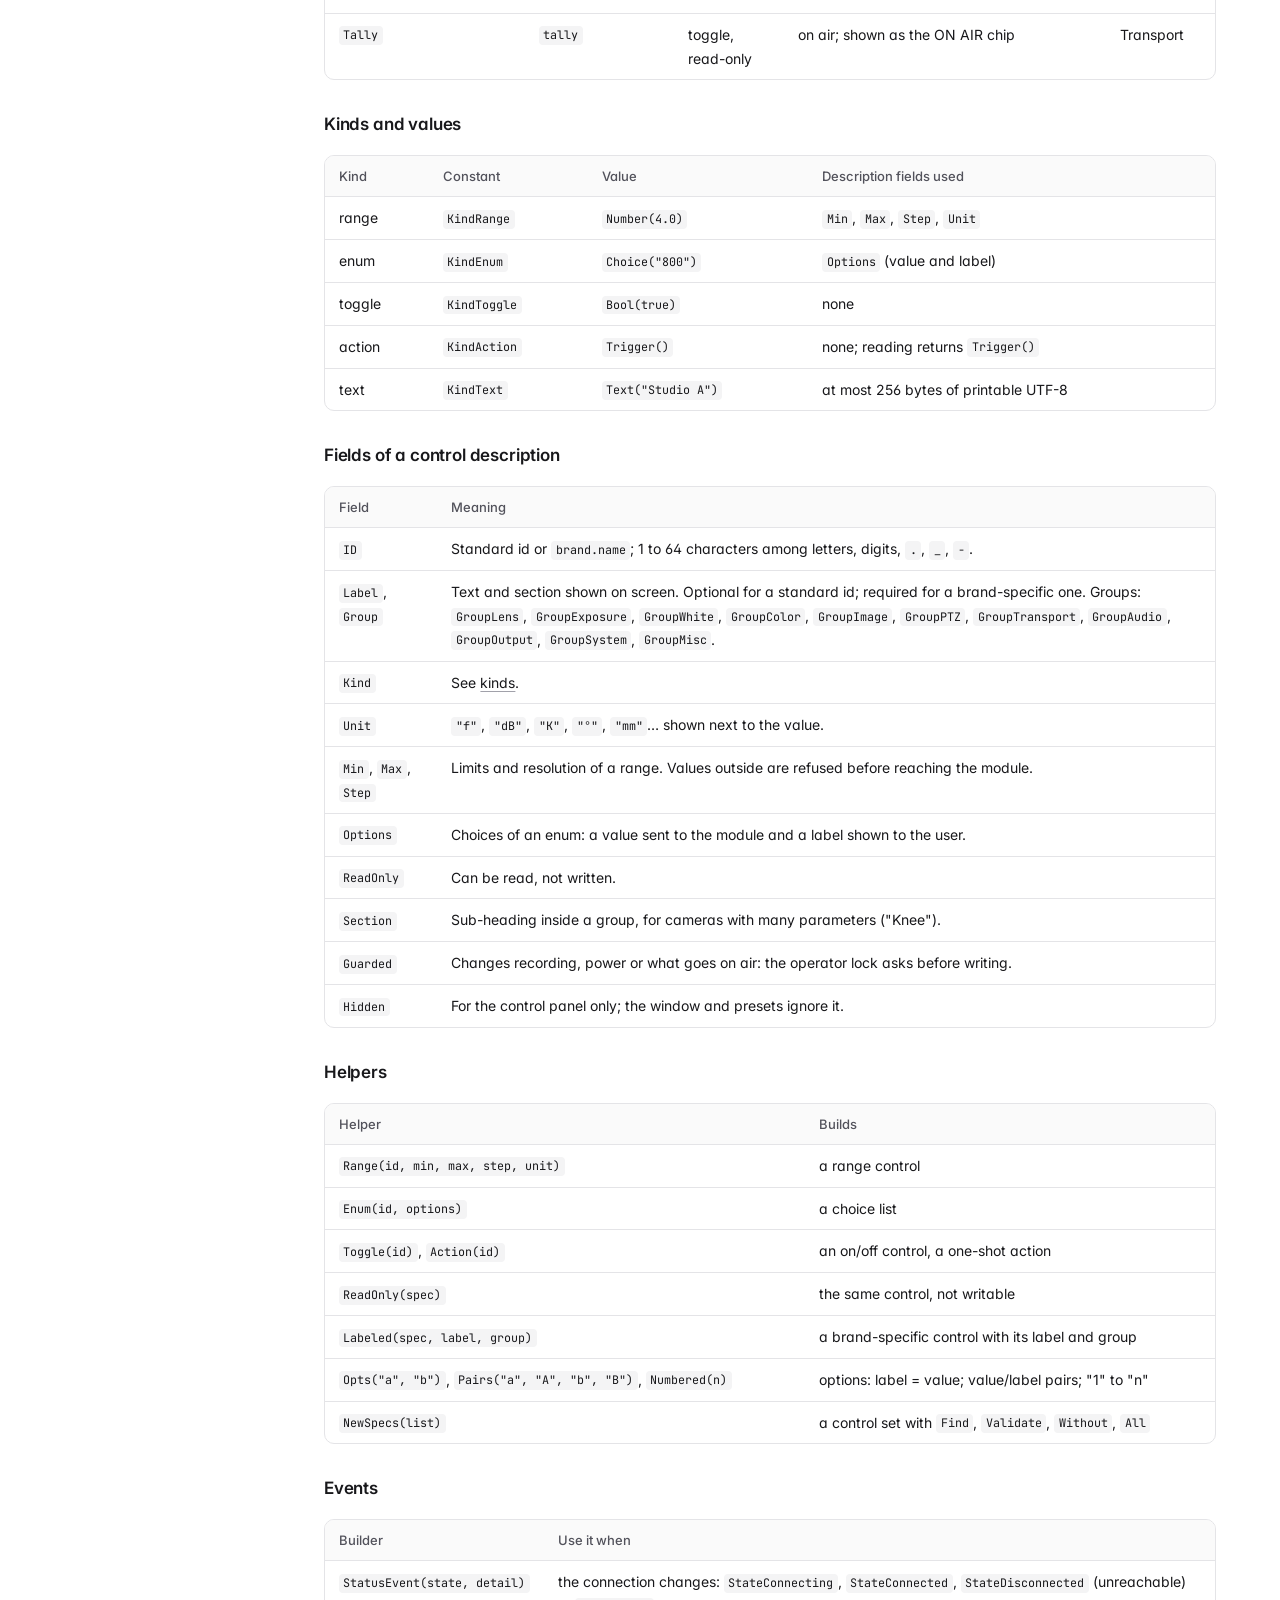
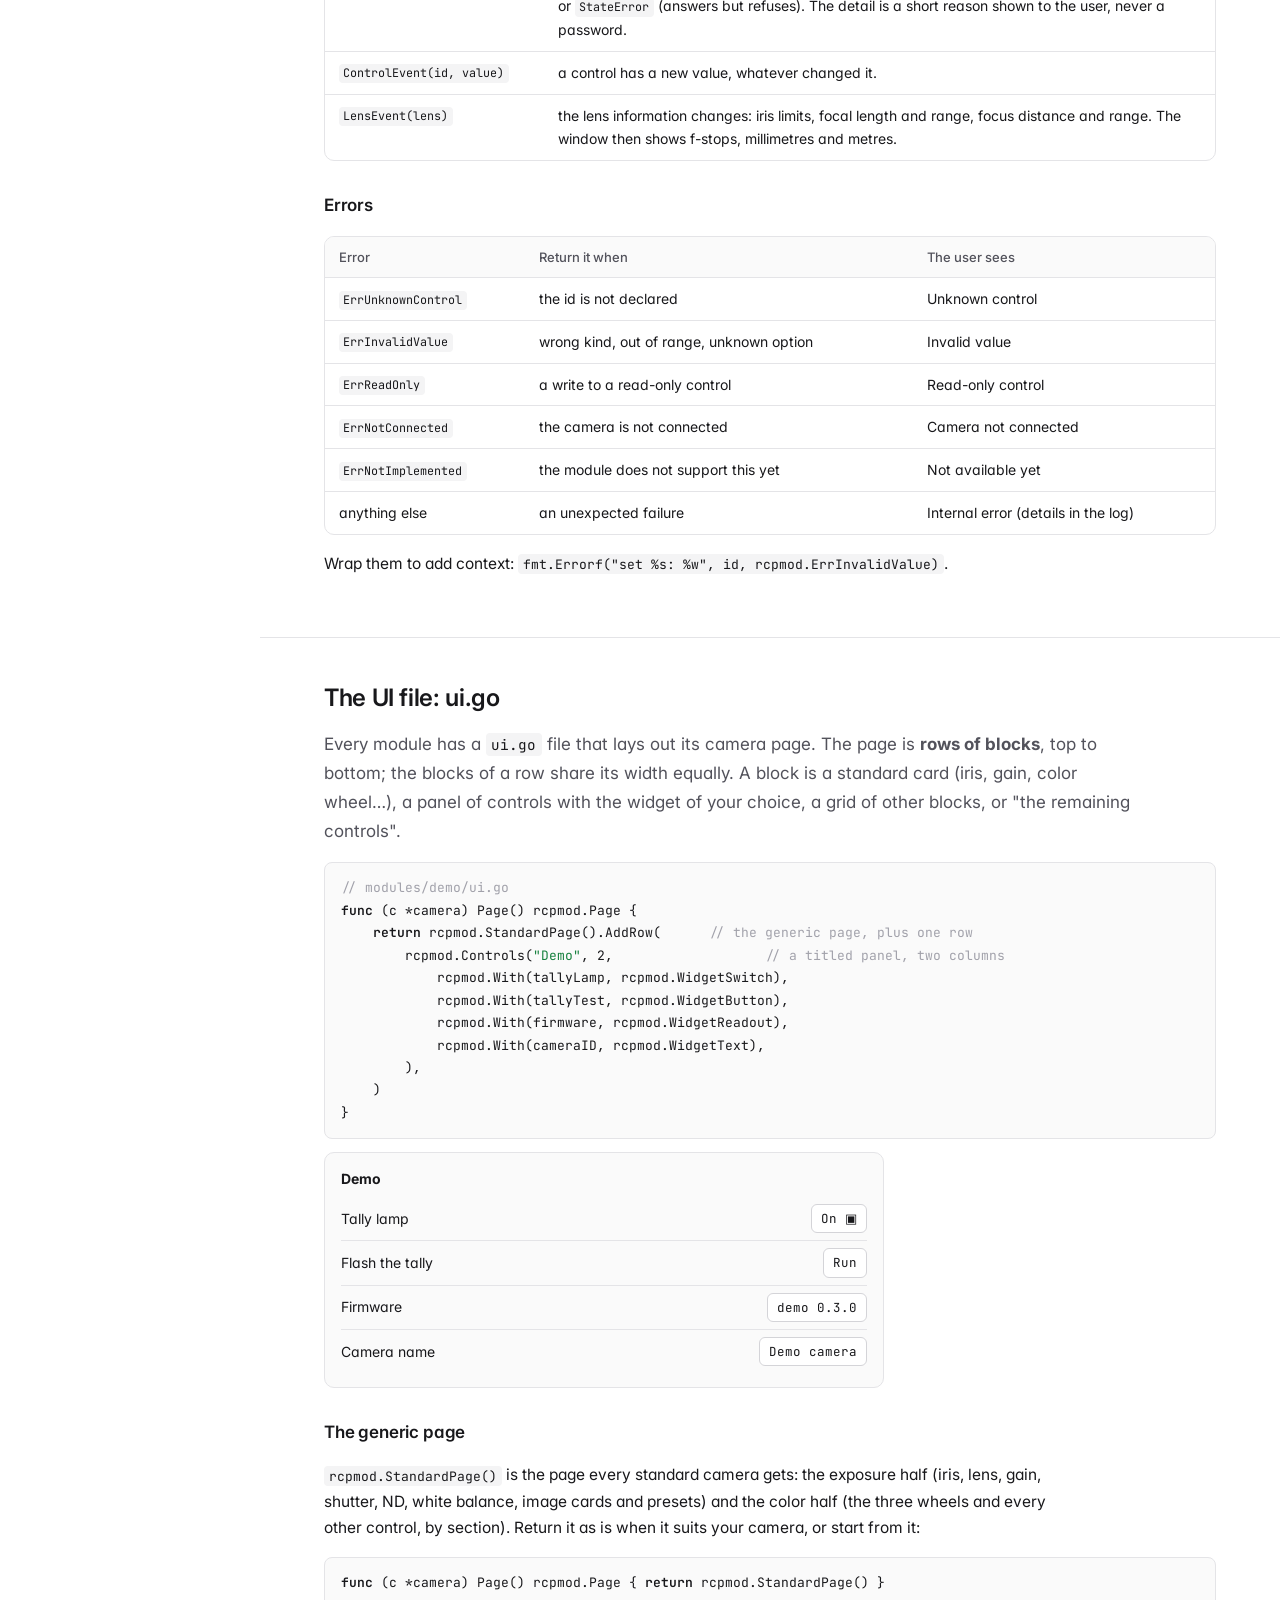
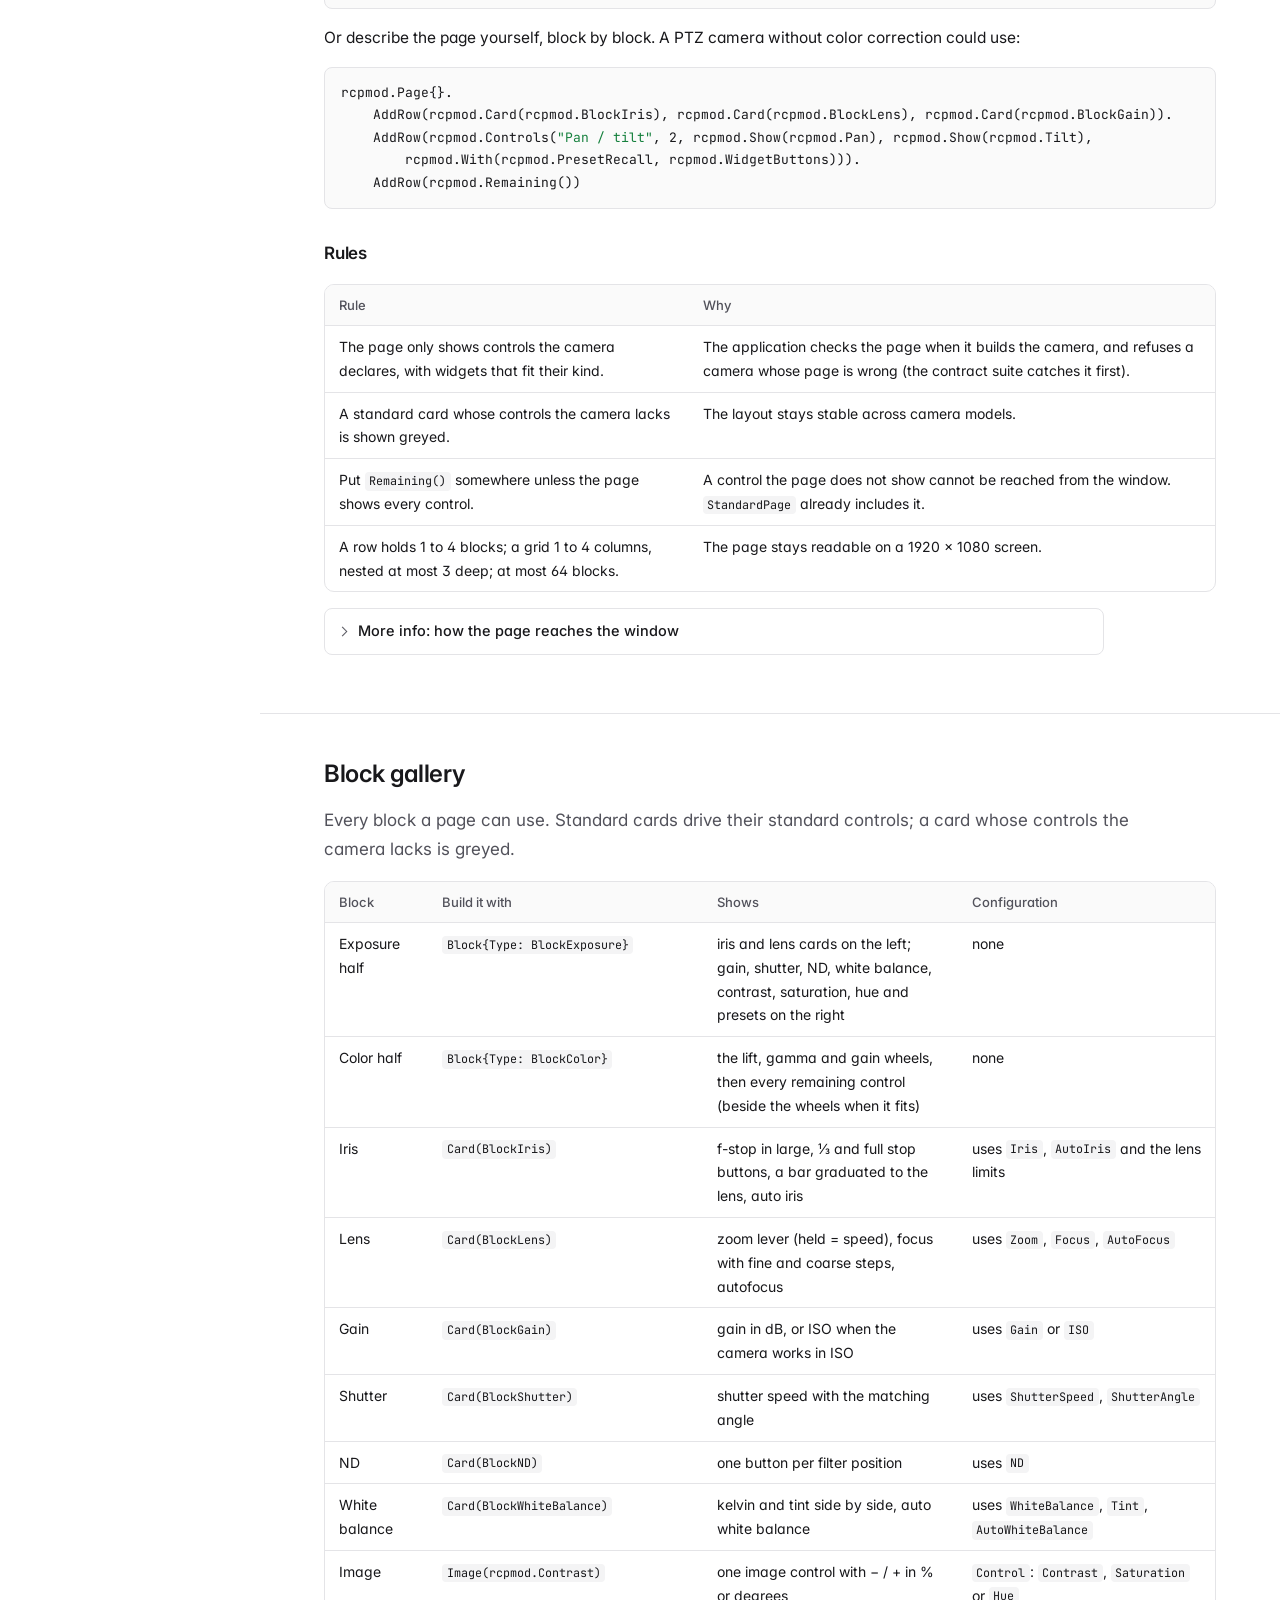
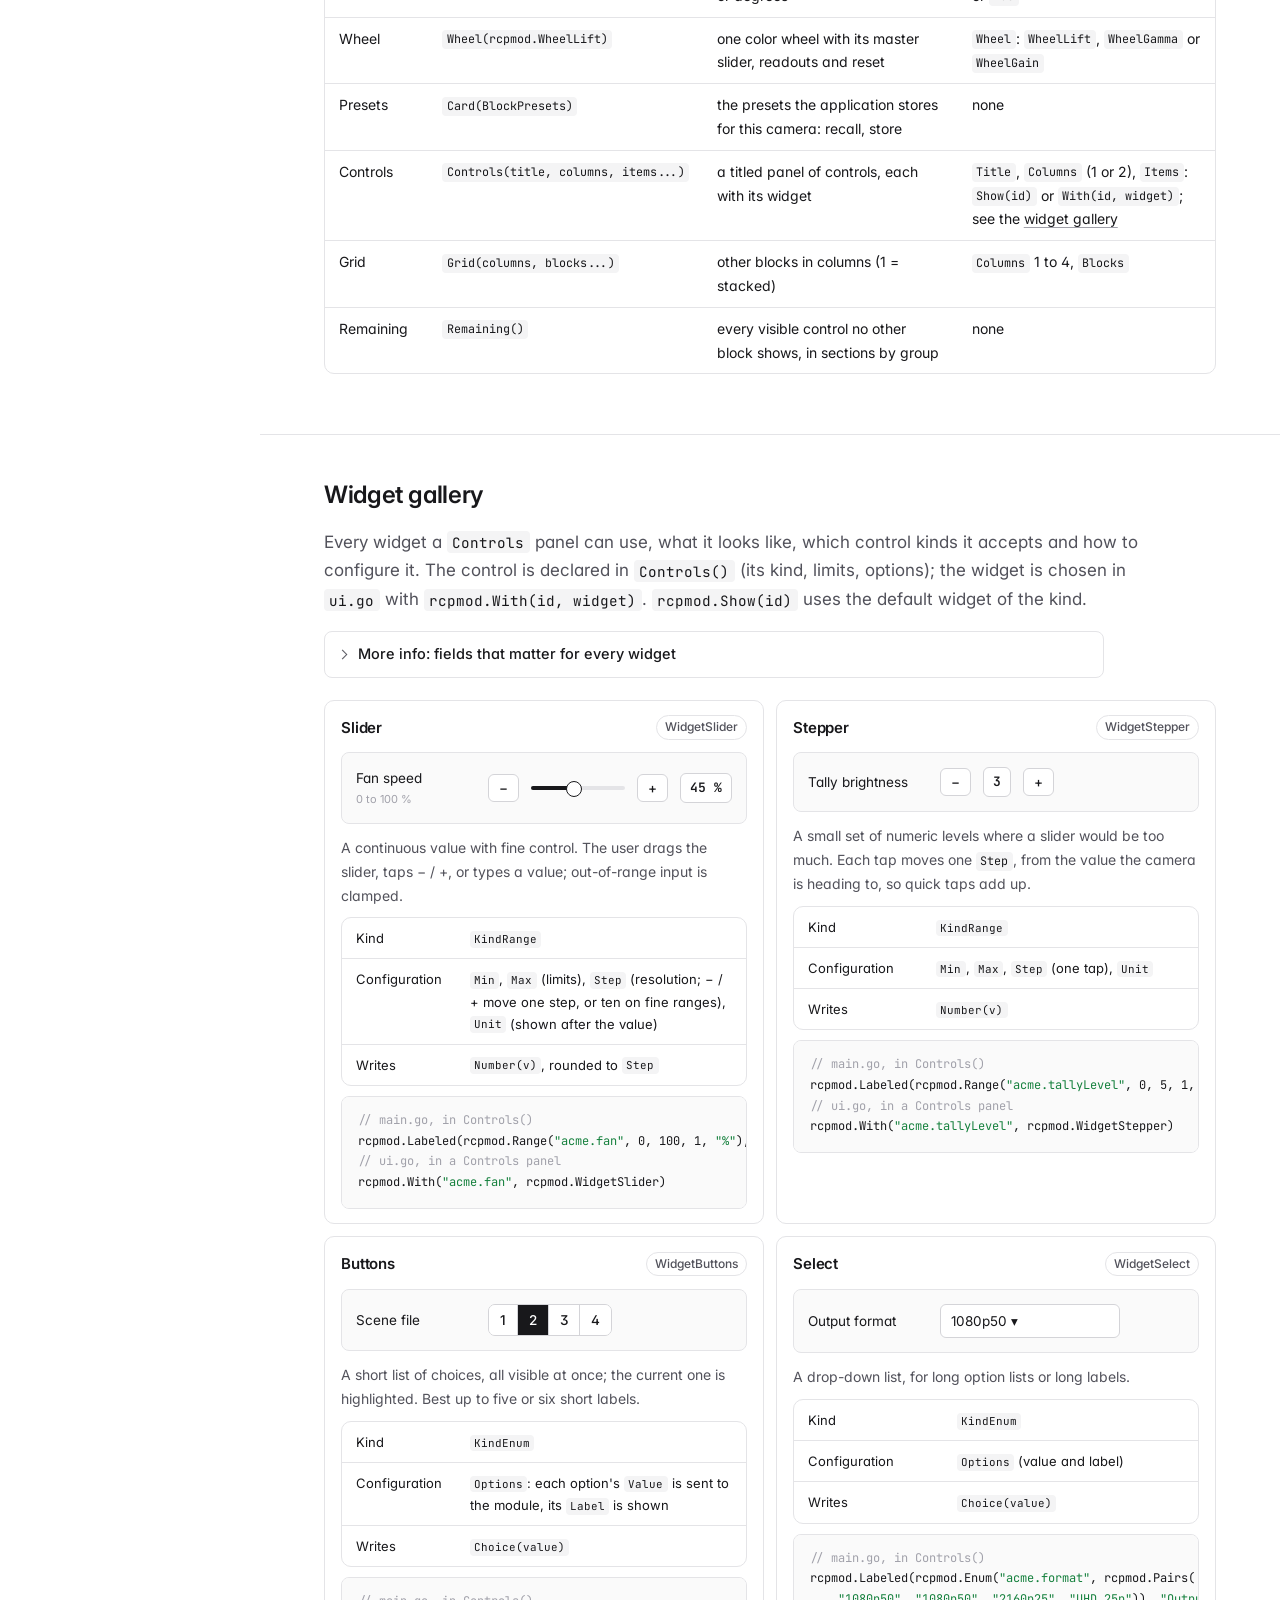
<file: docs/modules-camera.html>
<!doctype html>
<html lang="en">
<head>
<meta charset="utf-8">
<meta name="viewport" content="width=device-width, initial-scale=1">
<title>Camera Modules</title>
<meta name="description" content="How to build a camera module for RCP For All Camera: concepts, quick start, the module contract, every control, the UI file, blocks and widgets, testing, the sandbox and the ABI.">
<link rel="stylesheet" href="assets/docs.css">
<script src="assets/docs.js"></script>
</head>
<body>
<header class="topbar" id="topbar"></header>
<div class="layout">
<aside class="sidebar" id="sidebar"></aside>
<main>

<div class="hero">
  <div class="kicker">Developer guide</div>
  <h1>Camera modules</h1>
  <p>Teach RCP For All Camera a new camera: write a module, build it, drop one file in the modules folder.</p>
</div>

<section class="band" id="overview">
  <h2>Overview</h2>
  <p class="lead">A camera module is a small program that controls one camera model. The application loads every module
  it finds in its <code>modules</code> folder and talks to it in one common language: controls, values and events. The
  module translates that language into the camera's own protocol.</p>
  <div class="cards">
    <div class="card">
      <svg class="icon" viewBox="0 0 24 24" fill="none" stroke="currentColor" stroke-width="1.5" stroke-linecap="round" stroke-linejoin="round"><path d="M13 3l0 7l6 0l-8 11l0 -7l-6 0l8 -11"/></svg>
      <a class="title" href="#quickstart">Quick start</a>
      <p>Copy the demo module, rename it, build it and see it in the application in five minutes.</p>
    </div>
    <div class="card">
      <svg class="icon" viewBox="0 0 24 24" fill="none" stroke="currentColor" stroke-width="1.5" stroke-linecap="round" stroke-linejoin="round"><path d="M14 3v4a1 1 0 0 0 1 1h4"/><path d="M17 21h-10a2 2 0 0 1 -2 -2v-14a2 2 0 0 1 2 -2h7l5 5v11a2 2 0 0 1 -2 2z"/><path d="M9 13l2 2l4 -4"/></svg>
      <a class="title" href="#contract">The module contract</a>
      <p>The two interfaces a module implements, and the services the application lends it.</p>
    </div>
    <div class="card">
      <svg class="icon" viewBox="0 0 24 24" fill="none" stroke="currentColor" stroke-width="1.5" stroke-linecap="round" stroke-linejoin="round"><path d="M4 6h16"/><path d="M4 12h16"/><path d="M4 18h12"/></svg>
      <a class="title" href="#controls">Controls reference</a>
      <p>Every standard control, every field of a control description, every value and error.</p>
    </div>
    <div class="card">
      <svg class="icon" viewBox="0 0 24 24" fill="none" stroke="currentColor" stroke-width="1.5" stroke-linecap="round" stroke-linejoin="round"><path d="M4 4h6v6h-6z"/><path d="M14 4h6v6h-6z"/><path d="M4 14h6v6h-6z"/><path d="M17 14v6"/><path d="M14 17h6"/></svg>
      <a class="title" href="#ui">The UI file</a>
      <p>Lay out the whole camera page in <code>ui.go</code>: standard cards, panels of controls, any widget of the <a href="#widgets">gallery</a>.</p>
    </div>
    <div class="card">
      <svg class="icon" viewBox="0 0 24 24" fill="none" stroke="currentColor" stroke-width="1.5" stroke-linecap="round" stroke-linejoin="round"><path d="M12 12m-9 0a9 9 0 1 0 18 0a9 9 0 1 0 -18 0"/><path d="M9 12l2 2l4 -4"/></svg>
      <a class="title" href="#testing">Testing</a>
      <p>Test a module without a camera, then run the same contract the application checks.</p>
    </div>
    <div class="card">
      <svg class="icon" viewBox="0 0 24 24" fill="none" stroke="currentColor" stroke-width="1.5" stroke-linecap="round" stroke-linejoin="round"><path d="M12 3a12 12 0 0 0 8.5 3a12 12 0 0 1 -8.5 15a12 12 0 0 1 -8.5 -15a12 12 0 0 0 8.5 -3"/></svg>
      <a class="title" href="#sandbox">The sandbox</a>
      <p>What a module can and cannot do, and how the application enforces it.</p>
    </div>
  </div>
</section>

<section id="how">
  <h2>How modules work</h2>
  <p>Every camera brand speaks its own protocol: one camera takes REST requests, another a vendor remote protocol, a third
  CGI commands. The application never deals with them. It only knows <strong>controls</strong> ("iris", "gain",
  "white balance"), <strong>values</strong> (f/4, 6 dB, 5600 K) and <strong>events</strong> ("the iris is now f/5.6").</p>
  <p>A module bridges the two. It is delivered as one WebAssembly file, <code>&lt;id&gt;.wasm</code>
  <span class="info" tabindex="0" data-tip="WebAssembly is a portable program format. The same file runs on Windows, macOS and Linux, and it can only do what the program running it allows.">i</span>,
  in the <code>modules</code> folder next to <code>rcp.exe</code>. The application loads every file of that folder when
  it starts. To add a camera model, you add a file; to remove one, you delete it.</p>

<figure>
<svg viewBox="0 0 900 420" role="img" aria-labelledby="f1t">
  <title id="f1t">The panel and the window talk to the application, which loads the modules of the modules folder; each module reaches its camera through the application</title>
  <defs>
    <marker id="ah" viewBox="0 0 10 10" refX="9" refY="5" markerWidth="7" markerHeight="7" orient="auto-start-reverse"><path d="M0,0 L10,5 L0,10 z" class="d-head"/></marker>
    <marker id="aha" viewBox="0 0 10 10" refX="9" refY="5" markerWidth="7" markerHeight="7" orient="auto-start-reverse"><path d="M0,0 L10,5 L0,10 z" class="d-head-acc"/></marker>
  </defs>
  <rect x="20" y="60" width="160" height="62" rx="10" class="d-box"/>
  <text x="100" y="88" text-anchor="middle" class="d-t">USB control panel</text>
  <text x="100" y="107" text-anchor="middle" class="d-s">Micro Camera Panel</text>
  <rect x="20" y="150" width="160" height="62" rx="10" class="d-box"/>
  <text x="100" y="178" text-anchor="middle" class="d-t">Application window</text>
  <text x="100" y="197" text-anchor="middle" class="d-s">camera pages, presets</text>
  <rect x="230" y="40" width="250" height="300" rx="12" class="d-core"/>
  <text x="355" y="70" text-anchor="middle" class="d-t">rcp.exe</text>
  <text x="355" y="92" text-anchor="middle" class="d-s">one common language</text>
  <text x="355" y="114" text-anchor="middle" class="d-m">iris = f/4 · gain = 6 dB</text>
  <rect x="254" y="138" width="202" height="52" rx="8" class="d-box"/>
  <text x="355" y="160" text-anchor="middle" class="d-t">Module host</text>
  <text x="355" y="178" text-anchor="middle" class="d-s">loads modules\*.wasm</text>
  <rect x="254" y="204" width="202" height="52" rx="8" class="d-box"/>
  <text x="355" y="226" text-anchor="middle" class="d-t">Host services</text>
  <text x="355" y="244" text-anchor="middle" class="d-s">network, timers, events, log</text>
  <text x="355" y="290" text-anchor="middle" class="d-s">network access only to the</text>
  <text x="355" y="308" text-anchor="middle" class="d-s">address of each camera</text>
  <path d="M180 91 H226" class="d-line" marker-end="url(#ah)"/>
  <path d="M180 181 H226" class="d-line" marker-end="url(#ah)"/>
  <rect x="520" y="20" width="230" height="330" rx="14" class="d-sand"/>
  <text x="635" y="42" text-anchor="middle" class="d-s">modules\ · one sandbox each</text>
  <rect x="545" y="60" width="180" height="54" rx="10" class="d-mod"/>
  <text x="635" y="84" text-anchor="middle" class="d-t">demo.wasm</text>
  <text x="635" y="102" text-anchor="middle" class="d-s">simulated camera</text>
  <rect x="545" y="128" width="180" height="54" rx="10" class="d-mod"/>
  <text x="635" y="152" text-anchor="middle" class="d-t">bm-studio-6k-pro.wasm</text>
  <text x="635" y="170" text-anchor="middle" class="d-s">REST + WebSocket</text>
  <rect x="545" y="196" width="180" height="54" rx="10" class="d-mod"/>
  <text x="635" y="220" text-anchor="middle" class="d-t">sony-fx6.wasm</text>
  <text x="635" y="238" text-anchor="middle" class="d-s">declared model</text>
  <rect x="545" y="264" width="180" height="54" rx="10" class="d-mod"/>
  <text x="635" y="288" text-anchor="middle" class="d-t">your-camera.wasm</text>
  <text x="635" y="306" text-anchor="middle" class="d-s">the module you write</text>
  <path d="M456 164 C500 164 500 87 541 87" class="d-acc" marker-end="url(#aha)"/>
  <path d="M456 164 H541" class="d-acc" marker-end="url(#aha)"/>
  <path d="M456 170 C500 170 500 223 541 223" class="d-acc" marker-end="url(#aha)"/>
  <path d="M456 176 C500 176 500 291 541 291" class="d-acc" marker-end="url(#aha)"/>
  <rect x="790" y="128" width="96" height="54" rx="10" class="d-cam"/>
  <text x="838" y="160" text-anchor="middle" class="d-t">camera</text>
  <rect x="790" y="264" width="96" height="54" rx="10" class="d-cam"/>
  <text x="838" y="296" text-anchor="middle" class="d-t">camera</text>
  <path d="M355 340 V384 H838 V322" class="d-line" marker-end="url(#ah)"/>
  <text x="600" y="406" text-anchor="middle" class="d-s">the module asks, the application sends the request to the camera</text>
</svg>
<figcaption>Figure 1: one file per camera model. Only modules know protocols; only the application touches the network.</figcaption>
</figure>
  <div class="tip"><p><strong>Key idea.</strong> The control panel, the window, presets and settings never know which brand
  they drive. Everything about a camera lives in its module, and a module can do nothing but talk to its camera.</p></div>
</section>

<section id="concepts" class="band">
  <h2>Key concepts</h2>
  <dl class="glossary">
    <div><dt>Module</dt><dd>The code that controls one camera model, delivered as <code>&lt;id&gt;.wasm</code>. Every module is self-contained: it shares no code with other modules.</dd></div>
    <div><dt>Module id</dt><dd>Lowercase words joined by single hyphens, starting with the brand: <code>bm-studio-6k-pro</code>, <code>sony-fx6</code>, <code>demo</code>. The file is named after it. The id is saved with each configured camera, so keep it stable once published.</dd></div>
    <div><dt>Camera</dt><dd>One configured camera: a module plus what the user entered (name, address, port, credentials). Each camera runs in its own instance of the module.</dd></div>
    <div><dt>Control</dt><dd>One camera parameter: iris, gain, lift red, record… A control has an id. Standard ids (<code>iris</code>, <code>gain</code>) let the panel and the window treat every camera alike.</dd></div>
    <div><dt>Control description (<code>ControlSpec</code>)</dt><dd>What a control is: its kind (range, choice list, on/off, action, text), limits, unit and options. The window draws its widgets from these descriptions: a new control needs no change in the application.</dd></div>
    <div><dt>Value and event</dt><dd>A value is what you read or write (<code>Number(4)</code>, <code>Choice("400")</code>). An event is what the camera reports by itself: a new value, a connection state, new lens information.</dd></div>
    <div><dt>Host</dt><dd>The application, as a module sees it. It lends the module a few services: HTTP and WebSocket to its own camera, timers, events and logging.</dd></div>
    <div><dt>SDK <code>rcpmod</code></dt><dd>The Go package for writing modules: the contract types, the helpers that describe controls, and the plumbing that connects a module to the application.</dd></div>
  </dl>
</section>

<section id="quickstart">
  <h2>Quick start</h2>
  <p>You need the project's source code and Go (the version in <code>go.mod</code>; the <code>go</code> command downloads
  the right toolchain by itself). No camera is required.</p>
  <ol class="steps">
    <li><strong>Copy the demo module.</strong> It is a complete, simulated camera.
<pre><code>cp -r modules/demo modules/acme-cam</code></pre></li>
    <li><strong>Give it its own id and name.</strong> In <code>modules/acme-cam/main.go</code>, change <code>Info()</code>:
<pre><code>ID: <span class="s">"acme-cam"</span>, Brand: <span class="s">"Acme"</span>, Name: <span class="s">"Cam 1"</span>,</code></pre>
    The folder name and the id must match. <code>ui.go</code>, next to it, lays out the camera page: keep the demo's,
    or return <code>rcpmod.StandardPage()</code>.</li>
    <li><strong>Build it.</strong>
<pre><code>go run ./cmd/buildmodules -o dist/modules acme-cam</code></pre>
    This writes <code>dist/modules/acme-cam.wasm</code>.</li>
    <li><strong>Run the application with it.</strong> Either copy the file into the <code>modules</code> folder next to
    <code>rcp.exe</code>, or point the application at the build folder:
<pre><code>rcp.exe -modules dist\modules</code></pre></li>
    <li><strong>Add the camera.</strong> In the application, assign "Acme Cam 1" to a camera button. Its page shows every
    control the module declares.</li>
  </ol>
  <details class="more"><summary>More info: where modules live</summary><div>
    <p>In the source tree, <code>modules/</code> holds one folder per module, each with a <code>main.go</code>. The build
    tool compiles every folder it finds (except <code>internal</code>) to <code>&lt;folder&gt;.wasm</code>; give it folder
    names to build only those. Under the hood it runs
    <code>GOOS=wasip1 GOARCH=wasm go build -buildmode=c-shared</code>.</p>
    <p>An installed application keeps its modules in <code>C:\Program Files\RCP For All Camera\modules\</code>, where only
    an administrator can write. When it starts, the application compiles each file once and keeps the result in a cache
    (<code>%LOCALAPPDATA%\RCPForAllCamera\modules</code>), so later starts are fast.</p>
    <p>A file is skipped, with a line in the application log, when it is not a valid module, when its declaration is
    malformed, or when its name differs from its module id. The other modules still load.</p>
  </div></details>
</section>

<section id="contract" class="band">
  <h2>The module contract</h2>
  <p>A module implements two interfaces from the SDK. The application calls them; the module answers.</p>
<pre><code><span class="c">// Module controls one camera model.</span>
<span class="k">type</span> Module <span class="k">interface</span> {
    Info() Info                                  <span class="c">// the model declaration</span>
    New(cfg Config, host Host) (Camera, error)   <span class="c">// one camera for what the user entered</span>
}

<span class="c">// Camera is one configured camera.</span>
<span class="k">type</span> Camera <span class="k">interface</span> {
    Controls() []ControlSpec            <span class="c">// its controls, without connecting</span>
    Connect() error                     <span class="c">// start connecting</span>
    Close()                             <span class="c">// stop everything</span>
    Get(id <span class="k">string</span>) (Value, error)       <span class="c">// read a control</span>
    Set(id <span class="k">string</span>, v Value) error       <span class="c">// write a control</span>
}</code></pre>
  <p>The application lends each camera a <code>Host</code>:</p>
<pre><code><span class="k">type</span> Host <span class="k">interface</span> {
    HTTP(method, path <span class="k">string</span>, body []<span class="k">byte</span>) (status <span class="k">int</span>, resp []<span class="k">byte</span>, err error)
    OpenWebSocket(path <span class="k">string</span>, onMessage <span class="k">func</span>([]<span class="k">byte</span>), onClose <span class="k">func</span>(error)) (WebSocket, error)
    After(d time.Duration, fn <span class="k">func</span>()) (cancel <span class="k">func</span>())
    Emit(e Event)
    Log(level Level, msg <span class="k">string</span>)
}</code></pre>
  <p>A module never names a host: <code>HTTP("PUT", "/control/api/v1/lens/iris", body)</code> always goes to the address and
  port the user entered for this camera. See <a href="#host">Host services</a> for the details of each call.</p>

  <h3>Rules every module follows</h3>
  <div class="table-wrap"><table>
    <thead><tr><th>Rule</th><th>Why</th></tr></thead>
    <tbody>
      <tr><td><code>Info()</code> is static and well formed (id, brand, name, at least one transport).</td><td>The application reads it once, when it loads the file.</td></tr>
      <tr><td><code>New</code> does no network I/O.</td><td>The application builds a camera to draw its page even when the camera is off.</td></tr>
      <tr><td><code>Controls()</code> and <code>Page()</code> do not change for a given configuration.</td><td>The application reads them once, when it builds the camera.</td></tr>
      <tr><td><code>Set</code> validates the value before sending anything.</td><td>An invalid value never reaches the camera. The application checks it too, before calling the module.</td></tr>
      <tr><td><code>Connect</code> reports the outcome with a <code>Status</code> event, then keeps reconnecting until <code>Close</code>.</td><td>The application waits for that first status to tell the user whether the camera answers.</td></tr>
      <tr><td>Every change the camera reports is emitted.</td><td>The window and the panel show what the camera really did, not what was asked.</td></tr>
      <tr><td>Errors are the SDK errors (see <a href="#errors">Errors</a>).</td><td>The window shows them without knowing the brand.</td></tr>
    </tbody>
  </table></div>
  <details class="more"><summary>More info: one call at a time</summary><div>
    <p>The application never calls a module concurrently. A user action, a WebSocket message, a timer: each is delivered as
    one call, and the next waits until it returns. Module code therefore needs no locks and no goroutines; it reacts to
    calls and callbacks. Keep each call short: a call that runs longer than the call timeout (10 seconds) stops the
    module.</p>
    <p>Calls that wait on the network (<code>HTTP</code>, <code>OpenWebSocket</code>) block the module while they run,
    which is fine: each request has its own short timeout.</p>
  </div></details>
</section>

<section id="lifecycle">
  <h2>Camera lifecycle</h2>
<figure>
<svg viewBox="0 0 900 580" role="img" aria-labelledby="f2t">
  <title id="f2t">Sequence: loading, adding a demo camera, connecting, writing a value, receiving an event</title>
  <defs>
    <marker id="sq" viewBox="0 0 10 10" refX="9" refY="5" markerWidth="7" markerHeight="7" orient="auto"><path d="M0,0 L10,5 L0,10 z" class="d-head"/></marker>
    <marker id="sqa" viewBox="0 0 10 10" refX="9" refY="5" markerWidth="7" markerHeight="7" orient="auto"><path d="M0,0 L10,5 L0,10 z" class="d-head-acc"/></marker>
  </defs>
  <rect x="30" y="16" width="140" height="44" rx="8" class="d-box"/><text x="100" y="43" text-anchor="middle" class="d-t">Window</text>
  <rect x="220" y="16" width="160" height="44" rx="8" class="d-core"/><text x="300" y="43" text-anchor="middle" class="d-t">Application</text>
  <rect x="430" y="16" width="160" height="44" rx="8" class="d-core"/><text x="510" y="43" text-anchor="middle" class="d-t">Module host</text>
  <rect x="640" y="16" width="220" height="44" rx="8" class="d-mod"/><text x="750" y="43" text-anchor="middle" class="d-t">demo.wasm (sandboxed)</text>
  <line x1="100" y1="60" x2="100" y2="565" class="d-life"/>
  <line x1="300" y1="60" x2="300" y2="565" class="d-life"/>
  <line x1="510" y1="60" x2="510" y2="565" class="d-life"/>
  <line x1="750" y1="60" x2="750" y2="565" class="d-life"/>
  <text x="14" y="96" class="d-s">1</text>
  <path d="M300 100 H506" class="d-line" marker-end="url(#sq)"/><text x="403" y="93" text-anchor="middle" class="d-m">load modules\</text>
  <path d="M510 124 H746" class="d-line" marker-end="url(#sq)"/><text x="628" y="117" text-anchor="middle" class="d-m">Info()</text>
  <path d="M750 146 H514" class="d-line" marker-end="url(#sq)"/><text x="628" y="140" text-anchor="middle" class="d-s">declaration checked, model listed</text>
  <text x="14" y="190" class="d-s">2</text>
  <path d="M100 194 H296" class="d-line" marker-end="url(#sq)"/><text x="198" y="187" text-anchor="middle" class="d-m">assign "demo" to button 1</text>
  <path d="M300 220 H746" class="d-line" marker-end="url(#sq)"/><text x="523" y="213" text-anchor="middle" class="d-m">new instance, New(cfg, host)</text>
  <text x="14" y="270" class="d-s">3</text>
  <path d="M300 274 H746" class="d-line" marker-end="url(#sq)"/><text x="523" y="267" text-anchor="middle" class="d-m">Connect()</text>
  <path d="M750 302 H304" class="d-acc" marker-end="url(#sqa)"/><text x="523" y="295" text-anchor="middle" class="d-m">Emit(Status: connected)</text>
  <path d="M300 328 H104" class="d-acc" marker-end="url(#sqa)"/><text x="200" y="321" text-anchor="middle" class="d-s">green status dot</text>
  <text x="14" y="380" class="d-s">4</text>
  <path d="M100 384 H296" class="d-line" marker-end="url(#sq)"/><text x="198" y="377" text-anchor="middle" class="d-m">iris = f/1.4</text>
  <text x="300" y="404" text-anchor="middle" class="d-s">value checked</text>
  <path d="M300 424 H746" class="d-line" marker-end="url(#sq)"/><text x="523" y="417" text-anchor="middle" class="d-m">Set("iris", Number(1.4))</text>
  <text x="750" y="446" text-anchor="middle" class="d-s">lens opens to f/2.8 at most</text>
  <text x="14" y="486" class="d-s">5</text>
  <path d="M750 490 H304" class="d-acc" marker-end="url(#sqa)"/><text x="523" y="483" text-anchor="middle" class="d-m">Emit(iris = 2.8)</text>
  <path d="M300 516 H104" class="d-acc" marker-end="url(#sqa)"/><text x="200" y="509" text-anchor="middle" class="d-s">shows f/2.8</text>
  <text x="450" y="556" text-anchor="middle" class="d-s">Orange arrows are events: they travel from the module up to the window.</text>
</svg>
<figcaption>Figure 2: from start-up to an iris change.</figcaption>
</figure>
  <ol class="steps">
    <li><strong>At start-up</strong> the application loads each file of the <code>modules</code> folder, reads its
    declaration and checks it.</li>
    <li><strong>The user assigns a camera</strong> to a button. The application validates the entry (name, address, port,
    credentials) and starts a fresh instance of the module for this camera: two cameras of the same model share
    nothing.</li>
    <li><strong>The application connects.</strong> The module reports "connected" and the status dot turns green.</li>
    <li><strong>The user asks for f/1.4.</strong> The application checks the value against the declared limits, then passes
    it to the module.</li>
    <li><strong>The module emits the real value</strong> (here f/2.8, the lens limit). The window and the panel show
    it.</li>
  </ol>
</section>

<section id="demo" class="band">
  <h2>Walkthrough: the demo module</h2>
  <p><code>modules/demo</code> simulates a studio camera with a 24–70 mm f/2.8 zoom. It has no network address: it lets
  anyone try the application and the panel without a camera. It is the reference to copy.</p>
  <h3>1. The program and the declaration</h3>
<pre><code><span class="k">package</span> main

<span class="k">import</span> <span class="s">"github.com/valentindoche/rcp-for-all-camera/sdk/rcpmod"</span>

<span class="k">func</span> main() {}                              <span class="c">// stays empty</span>
<span class="k">func</span> init() { rcpmod.Register(module{}) }  <span class="c">// plugs the module in</span>

<span class="k">type</span> module <span class="k">struct</span>{}

<span class="k">func</span> (module) Info() rcpmod.Info {
    <span class="k">return</span> rcpmod.Info{
        ID: <span class="s">"demo"</span>, Brand: <span class="s">"Demo"</span>, Name: <span class="s">"Demo camera"</span>,
        Transports: []<span class="k">string</span>{rcpmod.TransportEthernet},
        Auth:       rcpmod.AuthNone,         <span class="c">// no credentials</span>
        Support:    rcpmod.SupportSupported,
        NoAddress:  <span class="k">true</span>,                   <span class="c">// no address to enter</span>
        InterchangeableLens: <span class="k">true</span>,          <span class="c">// offers the "power zoom" option</span>
    }
}</code></pre>
  <h3>2. The controls</h3>
  <p>Each control is a description built with the SDK helpers. A standard id is enough: the application adds the label and
  the section shown on screen.</p>
<pre><code><span class="k">func</span> specs() []rcpmod.ControlSpec {
    <span class="k">return</span> []rcpmod.ControlSpec{
        rcpmod.Range(rcpmod.Iris, 1, 22, 0.1, <span class="s">"f"</span>),                    <span class="c">// f/1 to f/22</span>
        rcpmod.Action(rcpmod.AutoIris),                                   <span class="c">// an "auto" button</span>
        rcpmod.Range(rcpmod.Gain, -12, 36, 2, <span class="s">"dB"</span>),                    <span class="c">// 2 dB steps</span>
        rcpmod.Enum(rcpmod.ISO, rcpmod.Opts(<span class="s">"400"</span>, <span class="s">"800"</span>, <span class="s">"1600"</span>)),       <span class="c">// a choice list</span>
        rcpmod.Toggle(rcpmod.Record),                                     <span class="c">// on/off</span>
    }
}</code></pre>
  <h3>3. The camera</h3>
<pre><code><span class="k">func</span> (module) New(cfg rcpmod.Config, host rcpmod.Host) (rcpmod.Camera, error) {
    s := rcpmod.NewSpecs(specs())
    <span class="k">if</span> !cfg.PowerZoom {
        s = s.Without(rcpmod.Zoom)          <span class="c">// no zoom without a power zoom lens</span>
    }
    <span class="k">return</span> &amp;camera{host: host, specs: s, vals: initial()}, <span class="k">nil</span>
}

<span class="k">func</span> (c *camera) Connect() error {
    c.on = <span class="k">true</span>
    c.host.Emit(rcpmod.StatusEvent(rcpmod.StateConnected, <span class="s">""</span>))   <span class="c">// nothing to reach</span>
    <span class="k">return</span> <span class="k">nil</span>
}

<span class="k">func</span> (c *camera) Set(id <span class="k">string</span>, v rcpmod.Value) error {
    <span class="k">if</span> _, err := c.specs.Validate(id, v); err != <span class="k">nil</span> {
        <span class="k">return</span> err                               <span class="c">// refused before anything else</span>
    }
    <span class="k">if</span> !c.on {
        <span class="k">return</span> rcpmod.ErrNotConnected
    }
    <span class="k">for</span> _, e := <span class="k">range</span> c.apply(id, v) {          <span class="c">// the iris stays inside the lens, etc.</span>
        c.host.Emit(e)
    }
    <span class="k">return</span> <span class="k">nil</span>
}</code></pre>
  <div class="tip"><p><strong>Behave like a real camera.</strong> The demo applies the consequences of each setting: the iris
  stays between f/2.8 and f/22, shutter speed and angle follow each other, auto white balance settles on 5600 K. A module
  should do the same: emit what the camera actually did.</p></div>
  <details class="more"><summary>More info: a real network camera</summary><div>
    <p><code>modules/bm-studio-6k-pro</code> controls a Blackmagic Studio Camera 6K Pro over its REST API. It shows the
    patterns a network module needs:</p>
    <ul>
      <li><code>Connect</code> opens the camera's event WebSocket and subscribes; the camera answers with every current
      value, and the module reports "connected" when both subscriptions are answered.</li>
      <li>On a dropped socket it reports "disconnected" and schedules a reconnection with <code>host.After</code>, with a
      growing delay (1 s up to 10 s).</li>
      <li><code>Set</code> sends one <code>PUT</code>; the new value comes back as a socket event, which updates the cache
      and is emitted.</li>
      <li>Everything read from the network is checked before use: finite numbers, known shapes.</li>
    </ul>
  </div></details>
</section>

<section id="controls">
  <h2>Controls reference</h2>
  <p>Use a standard id whenever the meaning matches: the panel and the window give standard controls their dedicated
  place (iris lever, gain display, color wheels…). A control that no standard id describes gets an id prefixed with the
  brand, for example <code>blackmagic.contrastPivot</code>, a label and a group; the window shows it in a generic row.</p>

  <h3>Standard controls</h3>
  <div class="table-wrap"><table>
    <thead><tr><th>SDK constant</th><th>Id</th><th>Usual kind</th><th>Unit and meaning</th><th>Section</th></tr></thead>
    <tbody>
      <tr><td><code>Iris</code></td><td><code>iris</code></td><td>range</td><td>f-stop (unit <code>"f"</code>), shown as f/4.0</td><td>Lens</td></tr>
      <tr><td><code>IrisNorm</code></td><td><code>irisNorm</code></td><td>range</td><td>iris over the lens' own range, 0 = open, 1 = closed; mark it <code>Hidden</code> <span class="info" tabindex="0" data-tip="The panel's iris lever drives this control when it exists: the camera maps it to the mounted lens, so the lever can never ask for a stop the lens lacks. People see Iris.">i</span></td><td>Lens</td></tr>
      <tr><td><code>AutoIris</code></td><td><code>autoIris</code></td><td>action</td><td>one-shot auto exposure</td><td>Lens</td></tr>
      <tr><td><code>Focus</code></td><td><code>focus</code></td><td>range</td><td>0 = near, 1 = far</td><td>Lens</td></tr>
      <tr><td><code>AutoFocus</code></td><td><code>autoFocus</code></td><td>action</td><td>one-shot autofocus</td><td>Lens</td></tr>
      <tr><td><code>Zoom</code></td><td><code>zoom</code></td><td>range</td><td>0 = wide, 1 = tele</td><td>Lens</td></tr>
      <tr><td><code>Gain</code></td><td><code>gain</code></td><td>range</td><td>dB</td><td>Exposure</td></tr>
      <tr><td><code>ISO</code></td><td><code>iso</code></td><td>enum</td><td>the camera's ISO steps</td><td>Exposure</td></tr>
      <tr><td><code>ShutterAngle</code></td><td><code>shutterAngle</code></td><td>range</td><td>degrees (unit <code>"°"</code>)</td><td>Exposure</td></tr>
      <tr><td><code>ShutterSpeed</code></td><td><code>shutterSpeed</code></td><td>enum</td><td>options like <code>"1/50"</code></td><td>Exposure</td></tr>
      <tr><td><code>ND</code></td><td><code>nd</code></td><td>enum</td><td>filter positions</td><td>Exposure</td></tr>
      <tr><td><code>MasterBlack</code></td><td><code>masterBlack</code></td><td>range</td><td>pedestal; the panel's black ring drives it</td><td>Exposure</td></tr>
      <tr><td><code>WhiteBalance</code></td><td><code>whiteBalance</code></td><td>range</td><td>kelvin (unit <code>"K"</code>)</td><td>White balance</td></tr>
      <tr><td><code>Tint</code></td><td><code>tint</code></td><td>range</td><td>green/magenta</td><td>White balance</td></tr>
      <tr><td><code>AutoWhiteBalance</code></td><td><code>autoWhiteBalance</code></td><td>action</td><td>one-shot white balance</td><td>White balance</td></tr>
      <tr><td><code>LiftR</code> <code>LiftG</code> <code>LiftB</code> <code>LiftY</code></td><td><code>liftR</code>…</td><td>range</td><td>blacks of red, green, blue, luma</td><td>Color</td></tr>
      <tr><td><code>GammaR</code> <code>GammaG</code> <code>GammaB</code> <code>GammaY</code></td><td><code>gammaR</code>…</td><td>range</td><td>mid-tones</td><td>Color</td></tr>
      <tr><td><code>GainR</code> <code>GainG</code> <code>GainB</code> <code>GainY</code></td><td><code>gainR</code>…</td><td>range</td><td>whites; the panel's color knobs drive the R, G, B ones</td><td>Color</td></tr>
      <tr><td><code>Contrast</code>, <code>Saturation</code>, <code>Hue</code></td><td><code>contrast</code>…</td><td>range</td><td>neutral: 1, 1 and 0</td><td>Color</td></tr>
      <tr><td><code>Detail</code></td><td><code>detail</code></td><td>enum</td><td>sharpening level</td><td>Image</td></tr>
      <tr><td><code>ColorBars</code></td><td><code>colorBars</code></td><td>toggle</td><td>test pattern on the output (guarded <span class="info" tabindex="0" data-tip="A guarded control changes recording, power or what goes on air. While the operator lock is on, the application asks for confirmation before writing it.">i</span>)</td><td>Image</td></tr>
      <tr><td><code>Pan</code>, <code>Tilt</code></td><td><code>pan</code>, <code>tilt</code></td><td>range</td><td>speed, −1 to 1</td><td>PTZ</td></tr>
      <tr><td><code>PresetRecall</code></td><td><code>presetRecall</code></td><td>enum</td><td>preset numbers stored in the camera</td><td>PTZ</td></tr>
      <tr><td><code>Record</code></td><td><code>record</code></td><td>toggle</td><td>recording (guarded); shown as the REC button</td><td>Transport</td></tr>
      <tr><td><code>Tally</code></td><td><code>tally</code></td><td>toggle, read-only</td><td>on air; shown as the ON AIR chip</td><td>Transport</td></tr>
    </tbody>
  </table></div>

  <h3 id="kinds">Kinds and values</h3>
  <div class="table-wrap"><table>
    <thead><tr><th>Kind</th><th>Constant</th><th>Value</th><th>Description fields used</th></tr></thead>
    <tbody>
      <tr><td>range</td><td><code>KindRange</code></td><td><code>Number(4.0)</code></td><td><code>Min</code>, <code>Max</code>, <code>Step</code>, <code>Unit</code></td></tr>
      <tr><td>enum</td><td><code>KindEnum</code></td><td><code>Choice("800")</code></td><td><code>Options</code> (value and label)</td></tr>
      <tr><td>toggle</td><td><code>KindToggle</code></td><td><code>Bool(true)</code></td><td>none</td></tr>
      <tr><td>action</td><td><code>KindAction</code></td><td><code>Trigger()</code></td><td>none; reading returns <code>Trigger()</code></td></tr>
      <tr><td>text</td><td><code>KindText</code></td><td><code>Text("Studio A")</code></td><td>at most 256 bytes of printable UTF-8</td></tr>
    </tbody>
  </table></div>

  <h3>Fields of a control description</h3>
  <div class="table-wrap"><table>
    <thead><tr><th>Field</th><th>Meaning</th></tr></thead>
    <tbody>
      <tr><td><code>ID</code></td><td>Standard id or <code>brand.name</code>; 1 to 64 characters among letters, digits, <code>.</code>, <code>_</code>, <code>-</code>.</td></tr>
      <tr><td><code>Label</code>, <code>Group</code></td><td>Text and section shown on screen. Optional for a standard id; required for a brand-specific one. Groups: <code>GroupLens</code>, <code>GroupExposure</code>, <code>GroupWhite</code>, <code>GroupColor</code>, <code>GroupImage</code>, <code>GroupPTZ</code>, <code>GroupTransport</code>, <code>GroupAudio</code>, <code>GroupOutput</code>, <code>GroupSystem</code>, <code>GroupMisc</code>.</td></tr>
      <tr><td><code>Kind</code></td><td>See <a href="#kinds">kinds</a>.</td></tr>
      <tr><td><code>Unit</code></td><td><code>"f"</code>, <code>"dB"</code>, <code>"K"</code>, <code>"°"</code>, <code>"mm"</code>… shown next to the value.</td></tr>
      <tr><td><code>Min</code>, <code>Max</code>, <code>Step</code></td><td>Limits and resolution of a range. Values outside are refused before reaching the module.</td></tr>
      <tr><td><code>Options</code></td><td>Choices of an enum: a value sent to the module and a label shown to the user.</td></tr>
      <tr><td><code>ReadOnly</code></td><td>Can be read, not written.</td></tr>
      <tr><td><code>Section</code></td><td>Sub-heading inside a group, for cameras with many parameters ("Knee").</td></tr>
      <tr><td><code>Guarded</code></td><td>Changes recording, power or what goes on air: the operator lock asks before writing.</td></tr>
      <tr><td><code>Hidden</code></td><td>For the control panel only; the window and presets ignore it.</td></tr>
    </tbody>
  </table></div>

  <h3>Helpers</h3>
  <div class="table-wrap"><table>
    <thead><tr><th>Helper</th><th>Builds</th></tr></thead>
    <tbody>
      <tr><td><code>Range(id, min, max, step, unit)</code></td><td>a range control</td></tr>
      <tr><td><code>Enum(id, options)</code></td><td>a choice list</td></tr>
      <tr><td><code>Toggle(id)</code>, <code>Action(id)</code></td><td>an on/off control, a one-shot action</td></tr>
      <tr><td><code>ReadOnly(spec)</code></td><td>the same control, not writable</td></tr>
      <tr><td><code>Labeled(spec, label, group)</code></td><td>a brand-specific control with its label and group</td></tr>
      <tr><td><code>Opts("a", "b")</code>, <code>Pairs("a", "A", "b", "B")</code>, <code>Numbered(n)</code></td><td>options: label = value; value/label pairs; "1" to "n"</td></tr>
      <tr><td><code>NewSpecs(list)</code></td><td>a control set with <code>Find</code>, <code>Validate</code>, <code>Without</code>, <code>All</code></td></tr>
    </tbody>
  </table></div>

  <h3>Events</h3>
  <div class="table-wrap"><table>
    <thead><tr><th>Builder</th><th>Use it when</th></tr></thead>
    <tbody>
      <tr><td><code>StatusEvent(state, detail)</code></td><td>the connection changes: <code>StateConnecting</code>, <code>StateConnected</code>, <code>StateDisconnected</code> (unreachable) or <code>StateError</code> (answers but refuses). The detail is a short reason shown to the user, never a password.</td></tr>
      <tr><td><code>ControlEvent(id, value)</code></td><td>a control has a new value, whatever changed it.</td></tr>
      <tr><td><code>LensEvent(lens)</code></td><td>the lens information changes: iris limits, focal length and range, focus distance and range. The window then shows f-stops, millimetres and metres.</td></tr>
    </tbody>
  </table></div>

  <h3 id="errors">Errors</h3>
  <div class="table-wrap"><table>
    <thead><tr><th>Error</th><th>Return it when</th><th>The user sees</th></tr></thead>
    <tbody>
      <tr><td><code>ErrUnknownControl</code></td><td>the id is not declared</td><td>Unknown control</td></tr>
      <tr><td><code>ErrInvalidValue</code></td><td>wrong kind, out of range, unknown option</td><td>Invalid value</td></tr>
      <tr><td><code>ErrReadOnly</code></td><td>a write to a read-only control</td><td>Read-only control</td></tr>
      <tr><td><code>ErrNotConnected</code></td><td>the camera is not connected</td><td>Camera not connected</td></tr>
      <tr><td><code>ErrNotImplemented</code></td><td>the module does not support this yet</td><td>Not available yet</td></tr>
      <tr><td>anything else</td><td>an unexpected failure</td><td>Internal error (details in the log)</td></tr>
    </tbody>
  </table></div>
  <p>Wrap them to add context: <code>fmt.Errorf("set %s: %w", id, rcpmod.ErrInvalidValue)</code>.</p>
</section>

<section id="ui" class="band">
  <h2>The UI file: ui.go</h2>
  <p class="lead">Every module has a <code>ui.go</code> file that lays out its camera page. The page is
  <strong>rows of blocks</strong>, top to bottom; the blocks of a row share its width equally. A block is a standard
  card (iris, gain, color wheel…), a panel of controls with the widget of your choice, a grid of other blocks, or "the
  remaining controls".</p>
<pre><code><span class="c">// modules/demo/ui.go</span>
<span class="k">func</span> (c *camera) Page() rcpmod.Page {
    <span class="k">return</span> rcpmod.StandardPage().AddRow(      <span class="c">// the generic page, plus one row</span>
        rcpmod.Controls(<span class="s">"Demo"</span>, 2,                   <span class="c">// a titled panel, two columns</span>
            rcpmod.With(tallyLamp, rcpmod.WidgetSwitch),
            rcpmod.With(tallyTest, rcpmod.WidgetButton),
            rcpmod.With(firmware, rcpmod.WidgetReadout),
            rcpmod.With(cameraID, rcpmod.WidgetText),
        ),
    )
}</code></pre>
  <div class="mock" aria-label="How the Demo block looks">
    <h4>Demo</h4>
    <div class="row"><span>Tally lamp</span><span class="ctl">On ▣</span></div>
    <div class="row"><span>Flash the tally</span><span class="ctl">Run</span></div>
    <div class="row"><span>Firmware</span><span class="ctl">demo 0.3.0</span></div>
    <div class="row"><span>Camera name</span><span class="ctl">Demo camera</span></div>
  </div>

  <h3>The generic page</h3>
  <p><code>rcpmod.StandardPage()</code> is the page every standard camera gets: the exposure half (iris, lens, gain,
  shutter, ND, white balance, image cards and presets) and the color half (the three wheels and every other control, by
  section). Return it as is when it suits your camera, or start from it:</p>
<pre><code><span class="k">func</span> (c *camera) Page() rcpmod.Page { <span class="k">return</span> rcpmod.StandardPage() }</code></pre>
  <p>Or describe the page yourself, block by block. A PTZ camera without color correction could use:</p>
<pre><code>rcpmod.Page{}.
    AddRow(rcpmod.Card(rcpmod.BlockIris), rcpmod.Card(rcpmod.BlockLens), rcpmod.Card(rcpmod.BlockGain)).
    AddRow(rcpmod.Controls(<span class="s">"Pan / tilt"</span>, 2, rcpmod.Show(rcpmod.Pan), rcpmod.Show(rcpmod.Tilt),
        rcpmod.With(rcpmod.PresetRecall, rcpmod.WidgetButtons))).
    AddRow(rcpmod.Remaining())</code></pre>

  <h3>Rules</h3>
  <div class="table-wrap"><table>
    <thead><tr><th>Rule</th><th>Why</th></tr></thead>
    <tbody>
      <tr><td>The page only shows controls the camera declares, with widgets that fit their kind.</td><td>The application checks the page when it builds the camera, and refuses a camera whose page is wrong (the contract suite catches it first).</td></tr>
      <tr><td>A standard card whose controls the camera lacks is shown greyed.</td><td>The layout stays stable across camera models.</td></tr>
      <tr><td>Put <code>Remaining()</code> somewhere unless the page shows every control.</td><td>A control the page does not show cannot be reached from the window. <code>StandardPage</code> already includes it.</td></tr>
      <tr><td>A row holds 1 to 4 blocks; a grid 1 to 4 columns, nested at most 3 deep; at most 64 blocks.</td><td>The page stays readable on a 1920 × 1080 screen.</td></tr>
    </tbody>
  </table></div>
  <details class="more"><summary>More info: how the page reaches the window</summary><div>
    <p>The camera implements <code>rcpmod.Designer</code> (a <code>Page()</code> method); a camera that does not gets
    <code>StandardPage</code>. A planned module passes a <code>Page</code> function to <code>rcpmod.Planned</code>.
    The application reads the page once, when it builds the camera, converts it and checks it against the controls. The
    window then builds the page block by block; values and events update every block live.</p>
  </div></details>
</section>

<section id="blocks">
  <h2>Block gallery</h2>
  <p class="lead">Every block a page can use. Standard cards drive their standard controls; a card whose controls the
  camera lacks is greyed.</p>
  <div class="table-wrap"><table>
    <thead><tr><th>Block</th><th>Build it with</th><th>Shows</th><th>Configuration</th></tr></thead>
    <tbody>
      <tr><td>Exposure half</td><td><code>Block{Type: BlockExposure}</code></td><td>iris and lens cards on the left; gain, shutter, ND, white balance, contrast, saturation, hue and presets on the right</td><td>none</td></tr>
      <tr><td>Color half</td><td><code>Block{Type: BlockColor}</code></td><td>the lift, gamma and gain wheels, then every remaining control (beside the wheels when it fits)</td><td>none</td></tr>
      <tr><td>Iris</td><td><code>Card(BlockIris)</code></td><td>f-stop in large, ⅓ and full stop buttons, a bar graduated to the lens, auto iris</td><td>uses <code>Iris</code>, <code>AutoIris</code> and the lens limits</td></tr>
      <tr><td>Lens</td><td><code>Card(BlockLens)</code></td><td>zoom lever (held = speed), focus with fine and coarse steps, autofocus</td><td>uses <code>Zoom</code>, <code>Focus</code>, <code>AutoFocus</code></td></tr>
      <tr><td>Gain</td><td><code>Card(BlockGain)</code></td><td>gain in dB, or ISO when the camera works in ISO</td><td>uses <code>Gain</code> or <code>ISO</code></td></tr>
      <tr><td>Shutter</td><td><code>Card(BlockShutter)</code></td><td>shutter speed with the matching angle</td><td>uses <code>ShutterSpeed</code>, <code>ShutterAngle</code></td></tr>
      <tr><td>ND</td><td><code>Card(BlockND)</code></td><td>one button per filter position</td><td>uses <code>ND</code></td></tr>
      <tr><td>White balance</td><td><code>Card(BlockWhiteBalance)</code></td><td>kelvin and tint side by side, auto white balance</td><td>uses <code>WhiteBalance</code>, <code>Tint</code>, <code>AutoWhiteBalance</code></td></tr>
      <tr><td>Image</td><td><code>Image(rcpmod.Contrast)</code></td><td>one image control with − / + in % or degrees</td><td><code>Control</code>: <code>Contrast</code>, <code>Saturation</code> or <code>Hue</code></td></tr>
      <tr><td>Wheel</td><td><code>Wheel(rcpmod.WheelLift)</code></td><td>one color wheel with its master slider, readouts and reset</td><td><code>Wheel</code>: <code>WheelLift</code>, <code>WheelGamma</code> or <code>WheelGain</code></td></tr>
      <tr><td>Presets</td><td><code>Card(BlockPresets)</code></td><td>the presets the application stores for this camera: recall, store</td><td>none</td></tr>
      <tr><td>Controls</td><td><code>Controls(title, columns, items...)</code></td><td>a titled panel of controls, each with its widget</td><td><code>Title</code>, <code>Columns</code> (1 or 2), <code>Items</code>: <code>Show(id)</code> or <code>With(id, widget)</code>; see the <a href="#widgets">widget gallery</a></td></tr>
      <tr><td>Grid</td><td><code>Grid(columns, blocks...)</code></td><td>other blocks in columns (1 = stacked)</td><td><code>Columns</code> 1 to 4, <code>Blocks</code></td></tr>
      <tr><td>Remaining</td><td><code>Remaining()</code></td><td>every visible control no other block shows, in sections by group</td><td>none</td></tr>
    </tbody>
  </table></div>
</section>

<section id="widgets" class="band">
  <h2>Widget gallery</h2>
  <p class="lead">Every widget a <code>Controls</code> panel can use, what it looks like, which control kinds it accepts
  and how to configure it. The control is declared in <code>Controls()</code> (its kind, limits, options); the widget is
  chosen in <code>ui.go</code> with <code>rcpmod.With(id, widget)</code>. <code>rcpmod.Show(id)</code> uses the default
  widget of the kind.</p>
  <details class="more"><summary>More info: fields that matter for every widget</summary><div>
    <div class="table-wrap"><table>
      <thead><tr><th>Field</th><th>Role</th></tr></thead>
      <tbody>
        <tr><td><code>Label</code></td><td>Text shown on the left of the widget (required for a brand-specific id).</td></tr>
        <tr><td><code>Group</code></td><td>Required with a label; used when the control is shown outside a block.</td></tr>
        <tr><td><code>ReadOnly</code></td><td>The value is shown but cannot be changed. Required by <code>WidgetReadout</code>.</td></tr>
        <tr><td><code>Guarded</code></td><td>The operator lock asks for confirmation before each write.</td></tr>
        <tr><td><code>Hidden</code></td><td>The control is not shown at all (panel only).</td></tr>
      </tbody>
    </table></div>
  </div></details>

  <div class="wg">

    <article class="wg-card">
      <header><h3>Slider</h3><span class="pill">WidgetSlider</span></header>
      <div class="wg-preview"><span class="lbl">Fan speed<span class="sub">0 to 100 %</span></span><span class="wg-btn">−</span><span class="wg-track"></span><span class="wg-btn">+</span><span class="wg-val">45 %</span></div>
      <div class="body">
        <p>A continuous value with fine control. The user drags the slider, taps − / +, or types a value; out-of-range input
        is clamped.</p>
        <div class="table-wrap"><table><tbody>
          <tr><td>Kind</td><td><code>KindRange</code></td></tr>
          <tr><td>Configuration</td><td><code>Min</code>, <code>Max</code> (limits), <code>Step</code> (resolution; − / + move one step, or ten on fine ranges), <code>Unit</code> (shown after the value)</td></tr>
          <tr><td>Writes</td><td><code>Number(v)</code>, rounded to <code>Step</code></td></tr>
        </tbody></table></div>
<pre><code><span class="c">// main.go, in Controls()</span>
rcpmod.Labeled(rcpmod.Range(<span class="s">"acme.fan"</span>, 0, 100, 1, <span class="s">"%"</span>), <span class="s">"Fan speed"</span>, rcpmod.GroupSystem),
<span class="c">// ui.go, in a Controls panel</span>
rcpmod.With(<span class="s">"acme.fan"</span>, rcpmod.WidgetSlider)</code></pre>
      </div>
    </article>

    <article class="wg-card">
      <header><h3>Stepper</h3><span class="pill">WidgetStepper</span></header>
      <div class="wg-preview"><span class="lbl">Tally brightness</span><span class="wg-btn">−</span><span class="wg-val">3</span><span class="wg-btn">+</span></div>
      <div class="body">
        <p>A small set of numeric levels where a slider would be too much. Each tap moves one <code>Step</code>, from the value
        the camera is heading to, so quick taps add up.</p>
        <div class="table-wrap"><table><tbody>
          <tr><td>Kind</td><td><code>KindRange</code></td></tr>
          <tr><td>Configuration</td><td><code>Min</code>, <code>Max</code>, <code>Step</code> (one tap), <code>Unit</code></td></tr>
          <tr><td>Writes</td><td><code>Number(v)</code></td></tr>
        </tbody></table></div>
<pre><code><span class="c">// main.go, in Controls()</span>
rcpmod.Labeled(rcpmod.Range(<span class="s">"acme.tallyLevel"</span>, 0, 5, 1, <span class="s">""</span>), <span class="s">"Tally brightness"</span>, rcpmod.GroupSystem),
<span class="c">// ui.go, in a Controls panel</span>
rcpmod.With(<span class="s">"acme.tallyLevel"</span>, rcpmod.WidgetStepper)</code></pre>
      </div>
    </article>

    <article class="wg-card">
      <header><h3>Buttons</h3><span class="pill">WidgetButtons</span></header>
      <div class="wg-preview"><span class="lbl">Scene file</span><span class="wg-seg"><span>1</span><span class="on">2</span><span>3</span><span>4</span></span></div>
      <div class="body">
        <p>A short list of choices, all visible at once; the current one is highlighted. Best up to five or six short
        labels.</p>
        <div class="table-wrap"><table><tbody>
          <tr><td>Kind</td><td><code>KindEnum</code></td></tr>
          <tr><td>Configuration</td><td><code>Options</code>: each option's <code>Value</code> is sent to the module, its <code>Label</code> is shown</td></tr>
          <tr><td>Writes</td><td><code>Choice(value)</code></td></tr>
        </tbody></table></div>
<pre><code><span class="c">// main.go, in Controls()</span>
rcpmod.Labeled(rcpmod.Enum(<span class="s">"acme.scene"</span>, rcpmod.Numbered(4)), <span class="s">"Scene file"</span>, rcpmod.GroupImage),
<span class="c">// ui.go, in a Controls panel</span>
rcpmod.With(<span class="s">"acme.scene"</span>, rcpmod.WidgetButtons)</code></pre>
      </div>
    </article>

    <article class="wg-card">
      <header><h3>Select</h3><span class="pill">WidgetSelect</span></header>
      <div class="wg-preview"><span class="lbl">Output format</span><span class="wg-input" style="flex:none;min-width:180px;color:var(--text)">1080p50 ▾</span></div>
      <div class="body">
        <p>A drop-down list, for long option lists or long labels.</p>
        <div class="table-wrap"><table><tbody>
          <tr><td>Kind</td><td><code>KindEnum</code></td></tr>
          <tr><td>Configuration</td><td><code>Options</code> (value and label)</td></tr>
          <tr><td>Writes</td><td><code>Choice(value)</code></td></tr>
        </tbody></table></div>
<pre><code><span class="c">// main.go, in Controls()</span>
rcpmod.Labeled(rcpmod.Enum(<span class="s">"acme.format"</span>, rcpmod.Pairs(
    <span class="s">"1080p50"</span>, <span class="s">"1080p50"</span>, <span class="s">"2160p25"</span>, <span class="s">"UHD 25p"</span>)), <span class="s">"Output format"</span>, rcpmod.GroupOutput),
<span class="c">// ui.go, in a Controls panel</span>
rcpmod.With(<span class="s">"acme.format"</span>, rcpmod.WidgetSelect)</code></pre>
      </div>
    </article>

    <article class="wg-card">
      <header><h3>Switch</h3><span class="pill">WidgetSwitch</span></header>
      <div class="wg-preview"><span class="lbl">Tally lamp</span><span class="wg-switch"></span><span>On</span></div>
      <div class="body">
        <p>An on/off setting. The switch shows the state the camera reports.</p>
        <div class="table-wrap"><table><tbody>
          <tr><td>Kind</td><td><code>KindToggle</code></td></tr>
          <tr><td>Configuration</td><td>none (mark it <code>Guarded</code> if it changes what goes on air)</td></tr>
          <tr><td>Writes</td><td><code>Bool(on)</code></td></tr>
        </tbody></table></div>
<pre><code><span class="c">// main.go, in Controls()</span>
rcpmod.Labeled(rcpmod.Toggle(<span class="s">"acme.tallyLamp"</span>), <span class="s">"Tally lamp"</span>, rcpmod.GroupSystem),
<span class="c">// ui.go, in a Controls panel</span>
rcpmod.With(<span class="s">"acme.tallyLamp"</span>, rcpmod.WidgetSwitch)</code></pre>
      </div>
    </article>

    <article class="wg-card">
      <header><h3>Button</h3><span class="pill">WidgetButton</span></header>
      <div class="wg-preview"><span class="lbl">Black balance</span><span class="wg-btn">Run</span></div>
      <div class="body">
        <p>A one-shot action: auto black balance, a lens calibration, a test flash. The module reports any resulting change
        as events.</p>
        <div class="table-wrap"><table><tbody>
          <tr><td>Kind</td><td><code>KindAction</code></td></tr>
          <tr><td>Configuration</td><td>none</td></tr>
          <tr><td>Writes</td><td><code>Trigger()</code></td></tr>
        </tbody></table></div>
<pre><code><span class="c">// main.go, in Controls()</span>
rcpmod.Labeled(rcpmod.Action(<span class="s">"acme.blackBalance"</span>), <span class="s">"Black balance"</span>, rcpmod.GroupWhite),
<span class="c">// ui.go, in a Controls panel</span>
rcpmod.With(<span class="s">"acme.blackBalance"</span>, rcpmod.WidgetButton)</code></pre>
      </div>
    </article>

    <article class="wg-card">
      <header><h3>Readout</h3><span class="pill">WidgetReadout</span></header>
      <div class="wg-preview"><span class="lbl">Sensor temperature</span><span class="wg-big">41 °C</span></div>
      <div class="body">
        <p>A value to watch, shown large: a temperature, a firmware version, a remaining recording time. It updates with
        every event.</p>
        <div class="table-wrap"><table><tbody>
          <tr><td>Kind</td><td>any except <code>KindAction</code>, with <code>ReadOnly</code></td></tr>
          <tr><td>Configuration</td><td><code>Unit</code> and <code>Step</code> (decimals) for a range; <code>Options</code> labels for an enum</td></tr>
          <tr><td>Writes</td><td>nothing</td></tr>
        </tbody></table></div>
<pre><code><span class="c">// main.go, in Controls()</span>
rcpmod.Labeled(rcpmod.ReadOnly(rcpmod.Range(<span class="s">"acme.temp"</span>, 0, 100, 1, <span class="s">"°C"</span>)), <span class="s">"Sensor temperature"</span>,
    rcpmod.GroupSystem),
<span class="c">// ui.go, in a Controls panel</span>
rcpmod.With(<span class="s">"acme.temp"</span>, rcpmod.WidgetReadout)</code></pre>
      </div>
    </article>

    <article class="wg-card">
      <header><h3>Text</h3><span class="pill">WidgetText</span></header>
      <div class="wg-preview"><span class="lbl">Camera name</span><span class="wg-input">Studio A — wide</span></div>
      <div class="body">
        <p>Free text the user types and confirms with Enter: a camera name, a clip prefix. Read-only, it becomes a plain
        label.</p>
        <div class="table-wrap"><table><tbody>
          <tr><td>Kind</td><td><code>KindText</code></td></tr>
          <tr><td>Configuration</td><td>none; at most 256 bytes of printable UTF-8 (longer input is refused with a message)</td></tr>
          <tr><td>Writes</td><td><code>Text(s)</code></td></tr>
        </tbody></table></div>
<pre><code><span class="c">// main.go, in Controls()</span>
rcpmod.Labeled(rcpmod.ControlSpec{ID: <span class="s">"acme.name"</span>, Kind: rcpmod.KindText}, <span class="s">"Camera name"</span>,
    rcpmod.GroupSystem),
<span class="c">// ui.go, in a Controls panel</span>
rcpmod.With(<span class="s">"acme.name"</span>, rcpmod.WidgetText)</code></pre>
      </div>
    </article>

  </div>
</section>

<section id="host">
  <h2>Host services</h2>
  <div class="table-wrap"><table>
    <thead><tr><th>Call</th><th>What it does</th><th>Limits</th></tr></thead>
    <tbody>
      <tr><td><code>HTTP(method, path, body)</code></td><td>Sends one request to <code>http://&lt;camera address&gt;:&lt;port&gt;&lt;path&gt;</code>. A body is sent as JSON. When the user entered a username, the request carries HTTP basic authentication. Returns the status and the body.</td><td>Methods GET, PUT, POST, PATCH, DELETE. The path starts with <code>/</code>. 3 s per request, 1 MiB each way. Redirects are returned, not followed.</td></tr>
      <tr><td><code>OpenWebSocket(path, onMessage, onClose)</code></td><td>Opens <code>ws://&lt;camera&gt;&lt;path&gt;</code>. Each text message calls <code>onMessage</code>; <code>onClose</code> receives why the socket closed. The host sends keep-alive pings.</td><td>4 sockets per camera, 1 MiB per message, 40 s of silence closes the socket.</td></tr>
      <tr><td><code>After(d, fn)</code></td><td>Calls <code>fn</code> once after <code>d</code>, unless cancelled.</td><td>64 pending timers, at most one hour.</td></tr>
      <tr><td><code>Emit(event)</code></td><td>Sends an event to the application. A malformed event is refused and logged.</td><td>Control events only for declared controls, with a value of their kind.</td></tr>
      <tr><td><code>Log(level, msg)</code></td><td>Writes a line in the application log, tagged with the module id.</td><td>1 KiB per line; control characters are replaced.</td></tr>
    </tbody>
  </table></div>
</section>

<section id="testing" class="band">
  <h2>Testing</h2>
  <p>A module is ordinary Go code: test it with <code>go test</code>, without WebAssembly and without a camera.
  <code>sdk/rcpmod/rcpmodtest</code> provides a <strong>test host</strong> that plays the application.</p>
<pre><code><span class="k">func</span> TestContract(t *testing.T) { rcpmodtest.Module(t, module{}) }

<span class="k">func</span> TestIrisStaysInsideTheLens(t *testing.T) {
    host := rcpmodtest.NewHost()
    cam := host.Connected(t, module{}, rcpmod.Config{Model: <span class="s">"demo"</span>})
    _ = cam.Set(rcpmod.Iris, rcpmod.Number(1.4))
    <span class="k">if</span> got, _ := host.Last(rcpmod.Iris); got.Number != 2.8 {
        t.Errorf(<span class="s">"iris = f/%g, want f/2.8"</span>, got.Number)
    }
}</code></pre>
  <div class="table-wrap"><table>
    <thead><tr><th>Test host</th><th>Use</th></tr></thead>
    <tbody>
      <tr><td><code>HTTPHandler</code></td><td>Answers the module's HTTP requests, like the camera would.</td></tr>
      <tr><td><code>WSHandler</code></td><td>Accepts or refuses a WebSocket (simulate an unreachable camera).</td></tr>
      <tr><td><code>Socket(path)</code>, <code>.Push(msg)</code>, <code>.Drop(err)</code>, <code>.Sent</code></td><td>Drive an open socket: deliver a camera message, cut the link, read what the module sent.</td></tr>
      <tr><td><code>Advance(d)</code>, <code>Pending()</code></td><td>Move the virtual clock and run due timers: reconnection tests take no real time.</td></tr>
      <tr><td><code>Events()</code>, <code>Last(id)</code>, <code>Status()</code>, <code>Lens()</code>, <code>Logs()</code></td><td>Check what the module emitted and logged.</td></tr>
      <tr><td><code>Connected(t, module, cfg)</code></td><td>Builds and connects a camera, failing the test if it does not report "connected".</td></tr>
    </tbody>
  </table></div>
  <p>Two contract suites run on every module:</p>
  <ul>
    <li><code>rcpmodtest.Module(t, m)</code>: the declaration is well formed, every control description is valid and
    declared once, an unknown control or a value of the wrong kind is refused, with and without a power zoom.</li>
    <li><code>rcpmodtest.Online(t, camera)</code>: once connected, every readable control answers with a value of its
    kind.</li>
  </ul>
  <details class="more"><summary>More info: end-to-end and hardware tests</summary><div>
    <p>The application's own tests build the real <code>.wasm</code> files, load them in the module host and run the
    application-side contract on them, over a real local network against a fake camera
    (<code>internal/plugins</code>). Run everything with <code>go test ./...</code>.</p>
    <p>A module that controls a real camera may also have hardware tests, skipped unless an environment variable gives the
    camera's address. They write values: run them only with the owner's permission, and never on a camera in production.</p>
  </div></details>
</section>

<section id="sandbox">
  <h2>The sandbox</h2>
  <p>A module cannot do anything by itself: no file, no network connection, no other program. It only has the services
  above, and the application limits them. Each limit is checked by a test against a deliberately hostile module; the
  <a href="vulnerabilities.html">known vulnerabilities</a> page lists them.</p>
  <div class="table-wrap"><table>
    <thead><tr><th>Limit</th><th>Effect</th></tr></thead>
    <tbody>
      <tr><td>Network only to the address and port entered for the camera.</td><td>A module cannot reach the Internet, scan the local network or contact another camera.</td></tr>
      <tr><td>No file system, no environment variables.</td><td>Your documents and settings are out of reach. A camera's password is given to its own module only.</td></tr>
      <tr><td>64 MiB of memory per camera, 1 MiB per message, 10 s per call.</td><td>A module that hangs or grows is stopped; its camera shows an error.</td></tr>
      <tr><td>A crash stops one camera.</td><td>Other cameras, the panel and the window keep working.</td></tr>
      <tr><td>The modules folder is in Program Files.</td><td>Only an administrator can add or replace a module.</td></tr>
    </tbody>
  </table></div>
</section>

<section id="abi" class="band">
  <h2>Appendix: the ABI, for other languages</h2>
  <p>The Go SDK hides everything below. A module written in another language that compiles to WebAssembly (Rust, Zig, C)
  implements it directly. A module is a WASI preview 1 <em>reactor</em>: it exports <code>_initialize</code>, which the
  host runs once. Every message is UTF-8 JSON.</p>
  <div class="table-wrap"><table>
    <thead><tr><th>Direction</th><th>Function</th><th>Role</th></tr></thead>
    <tbody>
      <tr><td>export</td><td><code>rcp_alloc(len i32) → ptr i32</code></td><td>Reserves <code>len</code> bytes the host writes a request into.</td></tr>
      <tr><td>export</td><td><code>rcp_call(ptr i32, len i32) → i64</code></td><td>Handles one request; returns <code>ptr &lt;&lt; 32 | len</code> of the response, valid until the next call.</td></tr>
      <tr><td>import</td><td><code>rcp.call(ptr i32, len i32) → i64</code></td><td>Asks the host for a service; returns <code>id &lt;&lt; 32 | len</code> of the answer, which the host keeps.</td></tr>
      <tr><td>import</td><td><code>rcp.take(id i32, ptr i32)</code></td><td>Copies that answer to <code>ptr</code>, where the module reserved <code>len</code> bytes.</td></tr>
      <tr><td>import</td><td><code>rcp.log(level i32, ptr i32, len i32)</code></td><td>Writes a log line (levels −4 debug, 0 info, 4 warn, 8 error).</td></tr>
    </tbody>
  </table></div>
  <details class="more"><summary>More info: requests, services and errors</summary><div>
    <p><strong>Requests</strong> (host to module, field <code>op</code>): <code>info</code>; <code>new</code> with
    <code>config</code>; <code>controls</code>; <code>page</code> (the page of ui.go, or the standard page); <code>connect</code>; <code>close</code>; <code>get</code> with <code>id</code>;
    <code>set</code> with <code>id</code> and <code>value</code>; <code>wsMessage</code> with <code>socket</code> and
    <code>text</code>; <code>wsClosed</code> with <code>socket</code> and <code>error</code>; <code>timer</code> with
    <code>timer</code>. The response is <code>{"result": …}</code>, <code>{"error": {"code": …, "message": …}}</code>, or
    <code>{}</code>.</p>
    <p><strong>Services</strong> (module to host): <code>http</code> with <code>method</code>, <code>path</code>,
    <code>body</code> (base64); <code>wsOpen</code> with <code>path</code>; <code>wsSend</code> with <code>socket</code>,
    <code>text</code>; <code>wsClose</code> with <code>socket</code>; <code>after</code> with <code>ms</code>;
    <code>cancel</code> with <code>timer</code>; <code>emit</code> with <code>event</code>. The answer carries
    <code>status</code>, <code>body</code>, <code>socket</code>, <code>timer</code> or <code>error</code>.</p>
    <p><strong>Error codes</strong>: <code>UNKNOWN_CONTROL</code>, <code>INVALID_VALUE</code>, <code>READ_ONLY</code>,
    <code>NOT_CONNECTED</code>, <code>NOT_IMPLEMENTED</code>, <code>INTERNAL</code>.</p>
    <p>The host never calls into the module while the module waits in <code>rcp.call</code>: that is why answers are
    fetched with <code>rcp.take</code>. The exact fields are defined in <code>sdk/rcpmod/wire_protocol.go</code> and
    <code>sdk/rcpmod/wire_types.go</code>.</p>
  </div></details>
</section>

<section id="faq">
  <h2>Frequently asked questions</h2>
  <h3>Is WebAssembly fast enough?</h3>
  <p>A call into a module takes about 10 microseconds; the panel's iris lever sends a value every 50 milliseconds.</p>
  <h3>Why is a module file about 4.5 MB?</h3>
  <p>Each file carries the Go runtime, so that modules stay fully independent. The application compiles each file once
  and caches the result.</p>
  <h3>How do I update a module?</h3>
  <p>Replace its file and restart the application. Cameras keep their settings as long as the module id stays the
  same.</p>
  <h3>My camera has two ways to set the iris. Which one do I declare?</h3>
  <p>The one people see, <code>iris</code>, in f-stops. If the camera also accepts a position over the lens' range,
  declare it as <code>irisNorm</code> with <code>Hidden</code>: the panel's lever uses it.</p>
  <h3>Where do I put a setting only my camera has?</h3>
  <p>Declare it with a brand-prefixed id, a label and a group, and show it in a <code>Controls</code> panel of your
  <a href="#ui">ui.go</a>, or let the remaining block show it.</p>
</section>

<footer class="page">RCP For All Camera · Camera modules guide · version 0.3.0-ALPHA ·
<a href="index.html">Documentation home</a> · <a href="vulnerabilities.html">Known vulnerabilities</a></footer>
</main>
</div>
</body>
</html>
</file>
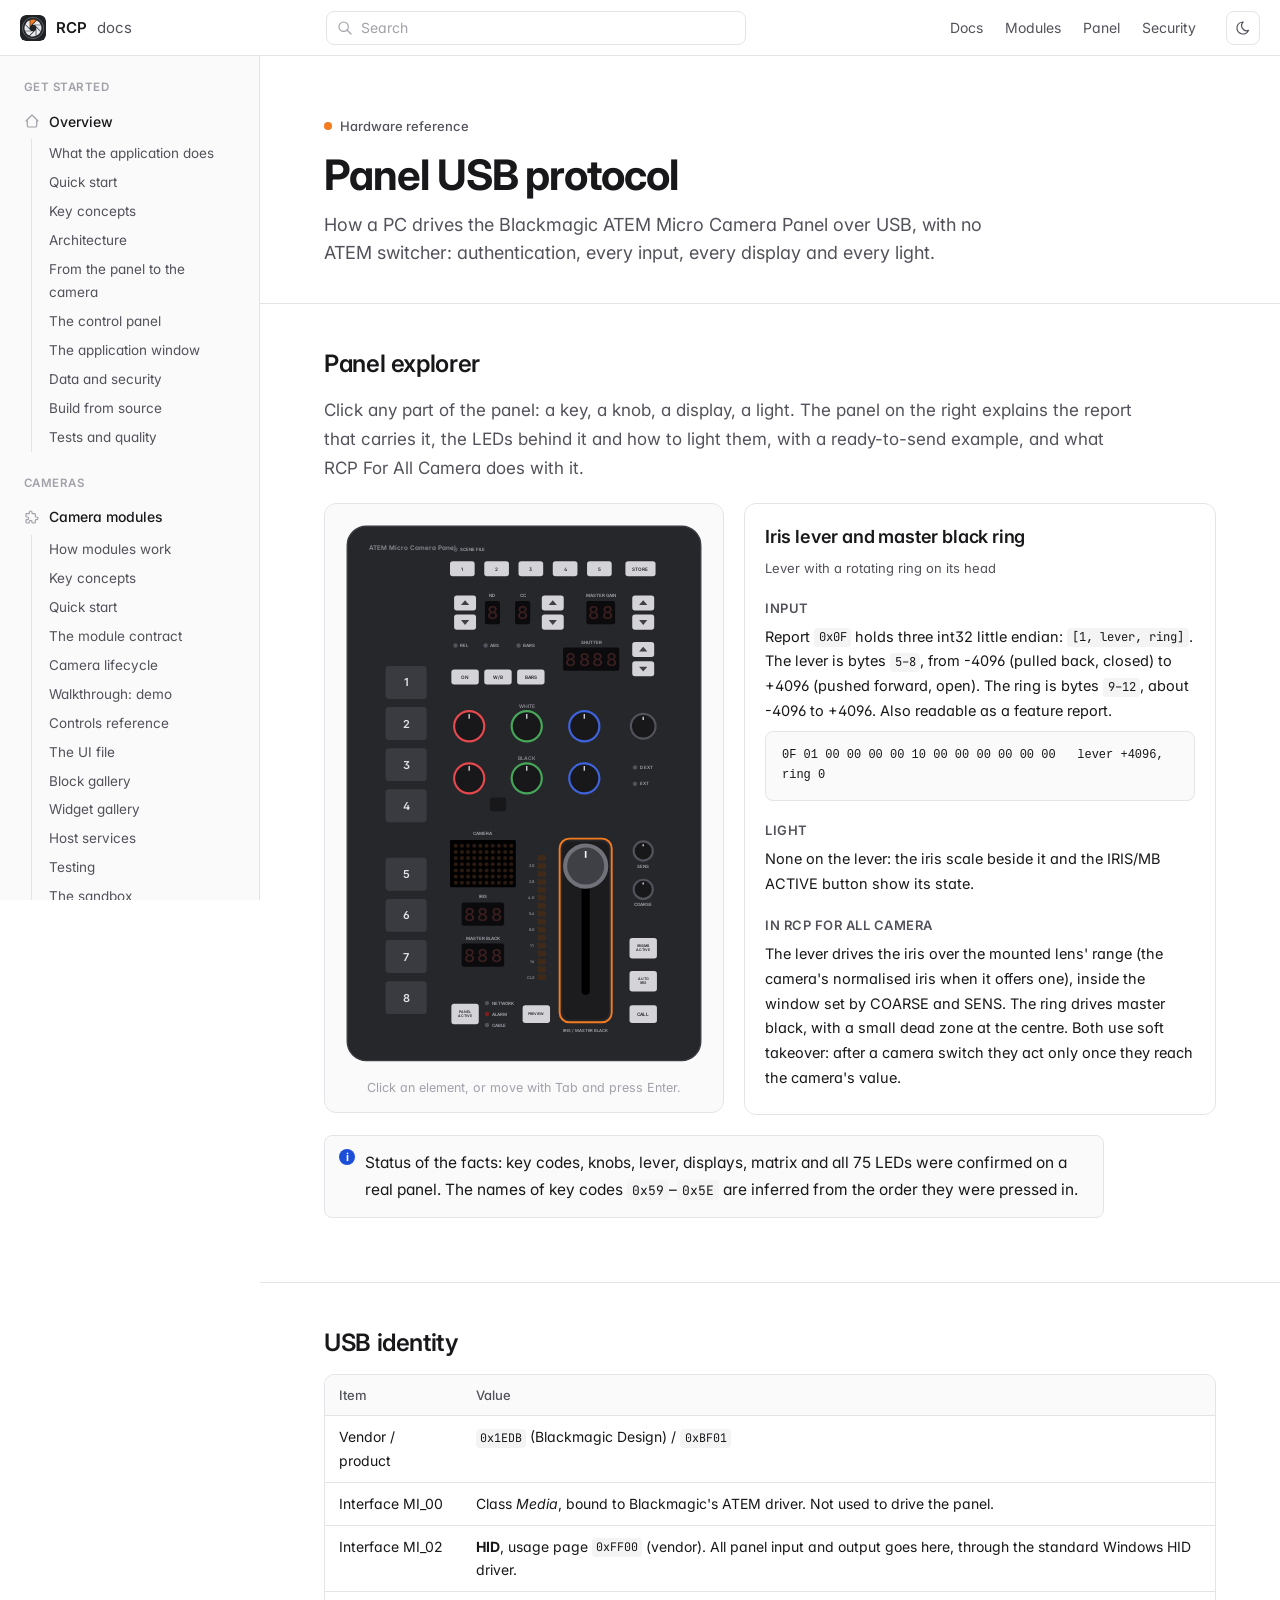
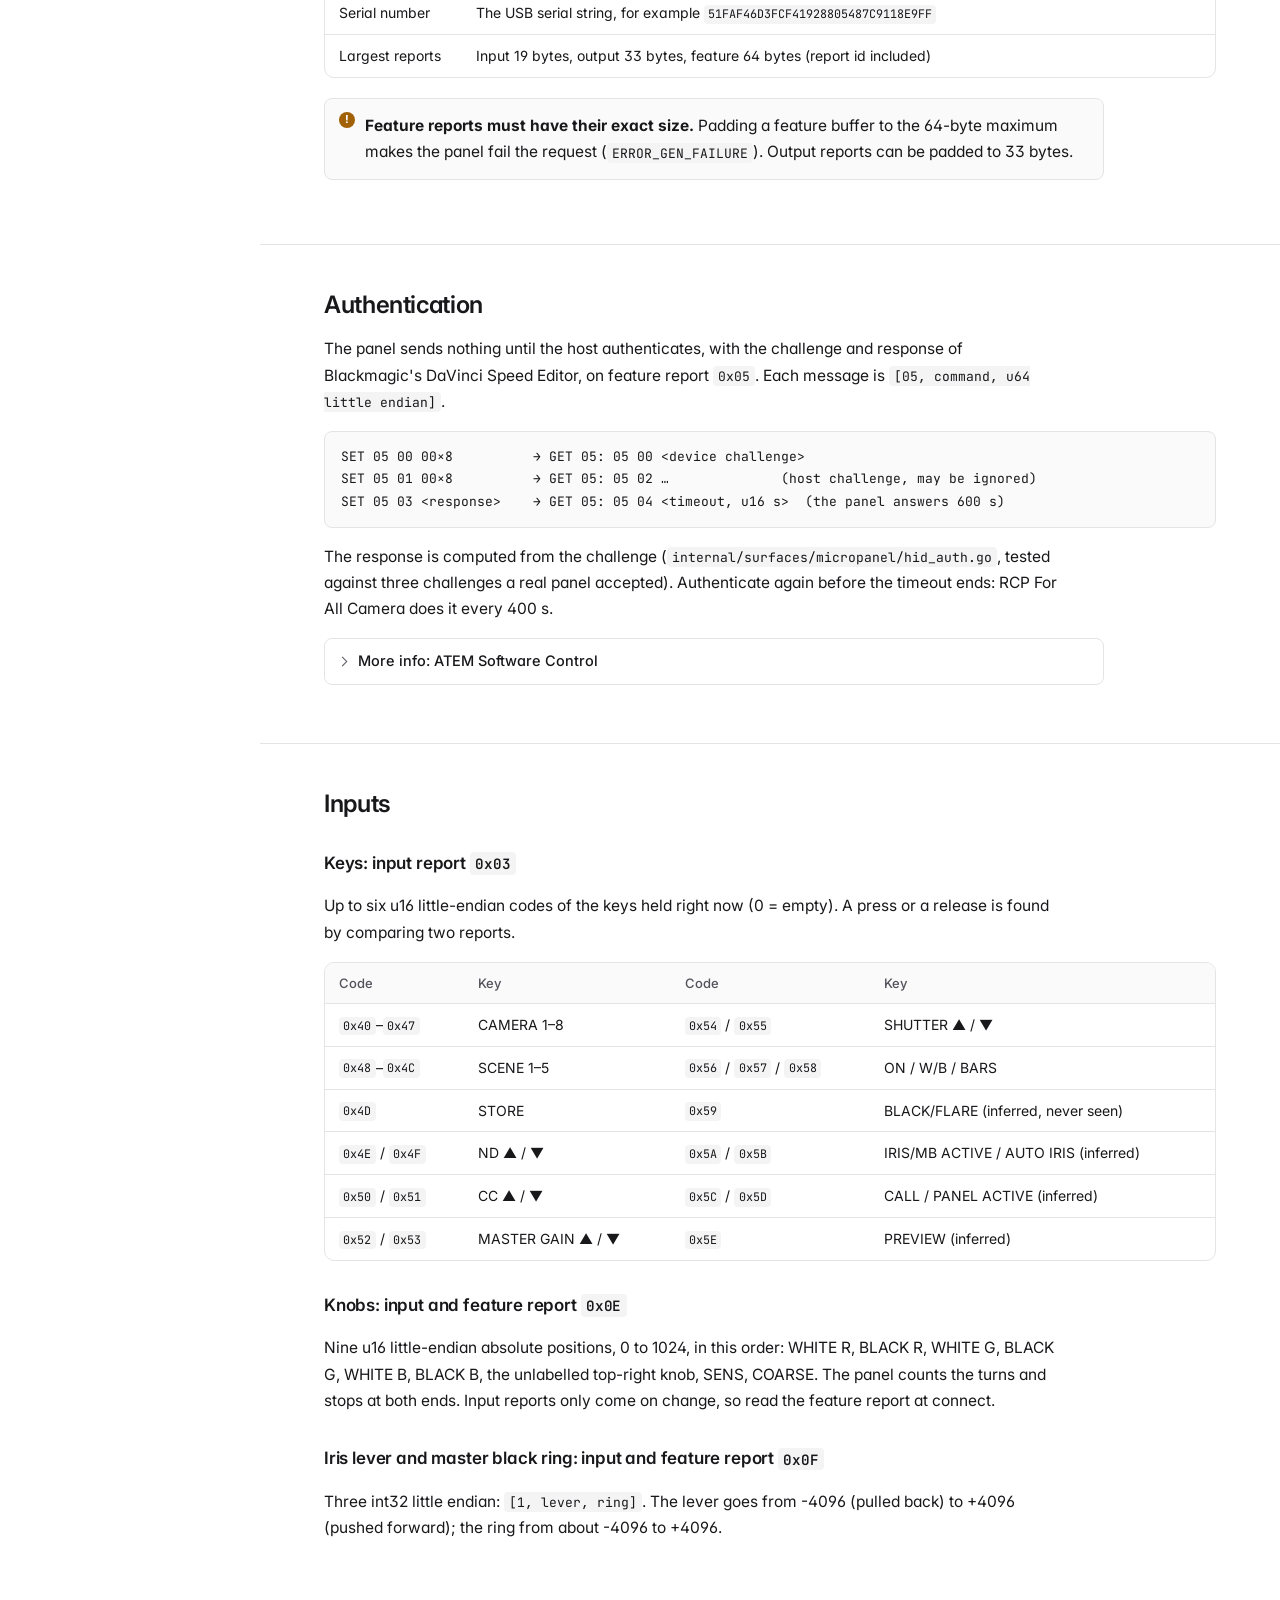
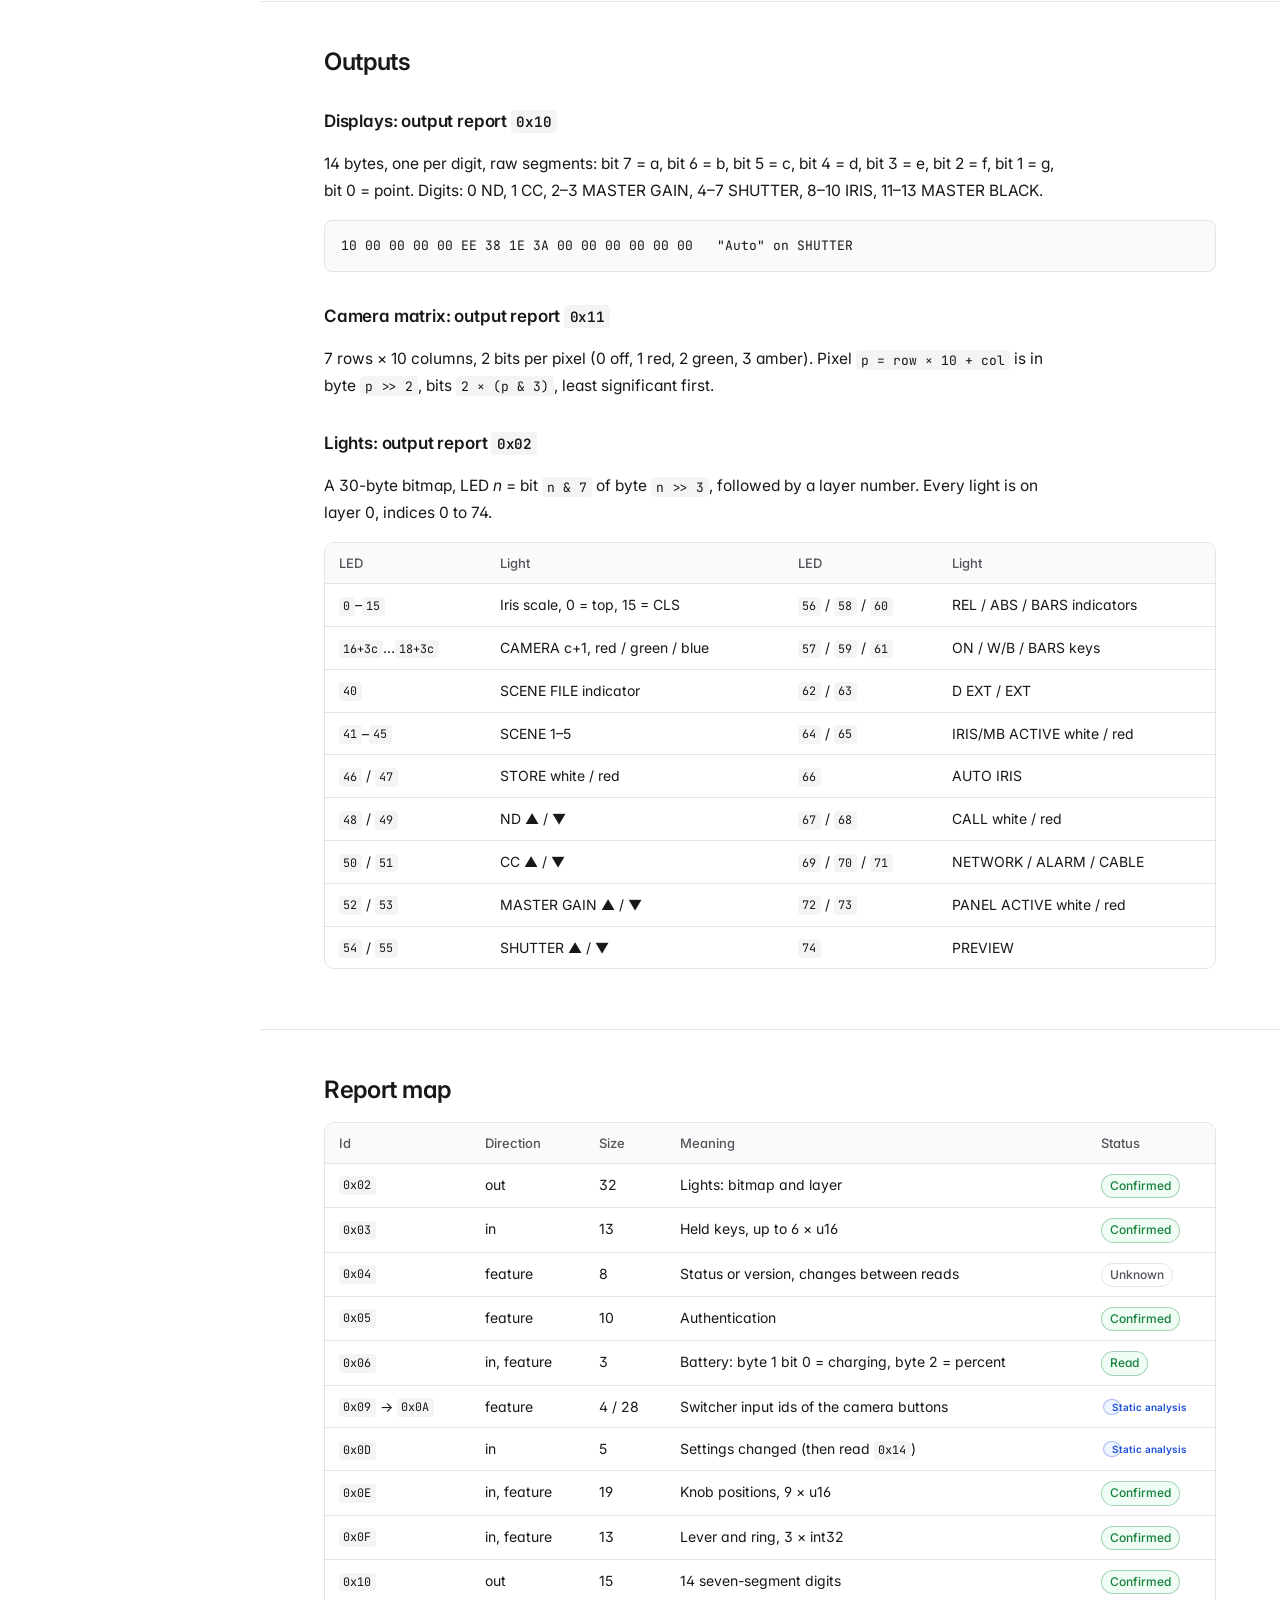
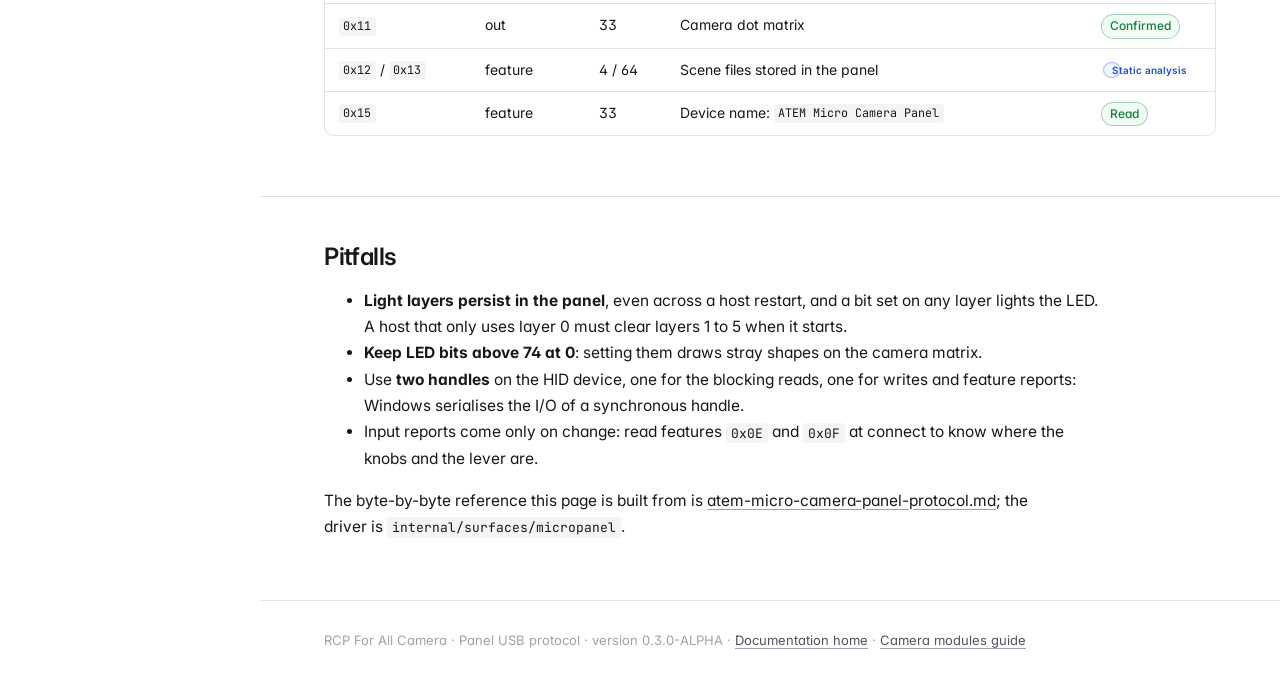
<file: docs/panel-protocol.html>
<!doctype html>
<html lang="en">
<head>
<meta charset="utf-8">
<meta name="viewport" content="width=device-width, initial-scale=1">
<title>Panel USB Protocol</title>
<meta name="description" content="The USB HID protocol of the Blackmagic ATEM Micro Camera Panel, with a clickable panel: every key, knob, display and light, its report and how to drive it.">
<link rel="stylesheet" href="assets/docs.css">
<script src="assets/docs.js"></script>
<script src="assets/panel-explorer.js"></script>
</head>
<body>
<header class="topbar" id="topbar"></header>
<div class="layout">
<aside class="sidebar" id="sidebar"></aside>
<main>

<div class="hero">
  <div class="kicker">Hardware reference</div>
  <h1>Panel USB protocol</h1>
  <p>How a PC drives the Blackmagic ATEM Micro Camera Panel over USB, with no ATEM switcher: authentication, every input, every display and every light.</p>
</div>

<section id="explorer">
  <h2>Panel explorer</h2>
  <p class="lead">Click any part of the panel: a key, a knob, a display, a light. The panel on the right explains the
  report that carries it, the LEDs behind it and how to light them, with a ready-to-send example, and what RCP For
  All Camera does with it.</p>
  <div class="px">
    <div class="px-panel">
      <svg class="pn" id="pn" viewBox="146 8 270 402" role="img" aria-label="The ATEM Micro Camera Panel, every element clickable"></svg>
      <p class="px-hint">Click an element, or move with Tab and press Enter.</p>
    </div>
    <div class="px-detail" id="px-detail" aria-live="polite"></div>
  </div>
  <div class="note"><p>Status of the facts: key codes, knobs, lever, displays, matrix and all 75 LEDs were confirmed on a real
  panel. The names of key codes <code>0x59</code>–<code>0x5E</code> are inferred from the order they were pressed in.</p></div>
</section>

<section id="identity">
  <h2>USB identity</h2>
  <div class="table-wrap"><table>
    <thead><tr><th>Item</th><th>Value</th></tr></thead>
    <tbody>
      <tr><td>Vendor / product</td><td><code>0x1EDB</code> (Blackmagic Design) / <code>0xBF01</code></td></tr>
      <tr><td>Interface MI_00</td><td>Class <em>Media</em>, bound to Blackmagic's ATEM driver. Not used to drive the panel.</td></tr>
      <tr><td>Interface MI_02</td><td><strong>HID</strong>, usage page <code>0xFF00</code> (vendor). All panel input and output goes here, through the standard Windows HID driver.</td></tr>
      <tr><td>Serial number</td><td>The USB serial string, for example <code>51FAF46D3FCF41928805487C9118E9FF</code></td></tr>
      <tr><td>Largest reports</td><td>Input 19 bytes, output 33 bytes, feature 64 bytes (report id included)</td></tr>
    </tbody>
  </table></div>
  <div class="warn"><p><strong>Feature reports must have their exact size.</strong> Padding a feature buffer to the
  64-byte maximum makes the panel fail the request (<code>ERROR_GEN_FAILURE</code>). Output reports can be padded to
  33 bytes.</p></div>
</section>

<section id="auth">
  <h2>Authentication</h2>
  <p>The panel sends nothing until the host authenticates, with the challenge and response of Blackmagic's DaVinci
  Speed Editor, on feature report <code>0x05</code>. Each message is <code>[05, command, u64 little endian]</code>.</p>
<pre><code>SET 05 00 00×8          → GET 05: 05 00 &lt;device challenge&gt;
SET 05 01 00×8          → GET 05: 05 02 …              (host challenge, may be ignored)
SET 05 03 &lt;response&gt;    → GET 05: 05 04 &lt;timeout, u16 s&gt;  (the panel answers 600 s)</code></pre>
  <p>The response is computed from the challenge (<code>internal/surfaces/micropanel/hid_auth.go</code>, tested against
  three challenges a real panel accepted). Authenticate again before the timeout ends: RCP For All Camera does it every
  400 s.</p>
  <details class="more"><summary>More info: ATEM Software Control</summary><div>
    <p>ATEM Software Control also authenticates the panel and overwrites its displays. Close it before driving the panel
    from another program: only one of them can own it.</p>
  </div></details>
</section>

<section id="inputs">
  <h2>Inputs</h2>
  <h3>Keys: input report <code>0x03</code></h3>
  <p>Up to six u16 little-endian codes of the keys held right now (0 = empty). A press or a release is found by comparing
  two reports.</p>
  <div class="table-wrap"><table>
    <thead><tr><th>Code</th><th>Key</th><th>Code</th><th>Key</th></tr></thead>
    <tbody>
      <tr><td><code>0x40</code>–<code>0x47</code></td><td>CAMERA 1–8</td><td><code>0x54</code> / <code>0x55</code></td><td>SHUTTER ▲ / ▼</td></tr>
      <tr><td><code>0x48</code>–<code>0x4C</code></td><td>SCENE 1–5</td><td><code>0x56</code> / <code>0x57</code> / <code>0x58</code></td><td>ON / W/B / BARS</td></tr>
      <tr><td><code>0x4D</code></td><td>STORE</td><td><code>0x59</code></td><td>BLACK/FLARE (inferred, never seen)</td></tr>
      <tr><td><code>0x4E</code> / <code>0x4F</code></td><td>ND ▲ / ▼</td><td><code>0x5A</code> / <code>0x5B</code></td><td>IRIS/MB ACTIVE / AUTO IRIS (inferred)</td></tr>
      <tr><td><code>0x50</code> / <code>0x51</code></td><td>CC ▲ / ▼</td><td><code>0x5C</code> / <code>0x5D</code></td><td>CALL / PANEL ACTIVE (inferred)</td></tr>
      <tr><td><code>0x52</code> / <code>0x53</code></td><td>MASTER GAIN ▲ / ▼</td><td><code>0x5E</code></td><td>PREVIEW (inferred)</td></tr>
    </tbody>
  </table></div>
  <h3>Knobs: input and feature report <code>0x0E</code></h3>
  <p>Nine u16 little-endian absolute positions, 0 to 1024, in this order: WHITE R, BLACK R, WHITE G, BLACK G, WHITE B,
  BLACK B, the unlabelled top-right knob, SENS, COARSE. The panel counts the turns and stops at both ends. Input reports
  only come on change, so read the feature report at connect.</p>
  <h3>Iris lever and master black ring: input and feature report <code>0x0F</code></h3>
  <p>Three int32 little endian: <code>[1, lever, ring]</code>. The lever goes from -4096 (pulled back) to +4096 (pushed
  forward); the ring from about -4096 to +4096.</p>
</section>

<section id="outputs">
  <h2>Outputs</h2>
  <h3>Displays: output report <code>0x10</code></h3>
  <p>14 bytes, one per digit, raw segments: bit 7 = a, bit 6 = b, bit 5 = c, bit 4 = d, bit 3 = e, bit 2 = f, bit 1 =
  g, bit 0 = point. Digits: 0 ND, 1 CC, 2–3 MASTER GAIN, 4–7 SHUTTER, 8–10 IRIS, 11–13 MASTER BLACK.</p>
<pre><code>10 00 00 00 00 EE 38 1E 3A 00 00 00 00 00 00   "Auto" on SHUTTER</code></pre>
  <h3>Camera matrix: output report <code>0x11</code></h3>
  <p>7 rows × 10 columns, 2 bits per pixel (0 off, 1 red, 2 green, 3 amber). Pixel <code>p = row × 10 + col</code> is
  in byte <code>p &gt;&gt; 2</code>, bits <code>2 × (p &amp; 3)</code>, least significant first.</p>
  <h3>Lights: output report <code>0x02</code></h3>
  <p>A 30-byte bitmap, LED <em>n</em> = bit <code>n &amp; 7</code> of byte <code>n &gt;&gt; 3</code>, followed by a
  layer number. Every light is on layer 0, indices 0 to 74.</p>
  <div class="table-wrap"><table>
    <thead><tr><th>LED</th><th>Light</th><th>LED</th><th>Light</th></tr></thead>
    <tbody>
      <tr><td><code>0</code>–<code>15</code></td><td>Iris scale, 0 = top, 15 = CLS</td><td><code>56</code> / <code>58</code> / <code>60</code></td><td>REL / ABS / BARS indicators</td></tr>
      <tr><td><code>16+3c</code>…<code>18+3c</code></td><td>CAMERA c+1, red / green / blue</td><td><code>57</code> / <code>59</code> / <code>61</code></td><td>ON / W/B / BARS keys</td></tr>
      <tr><td><code>40</code></td><td>SCENE FILE indicator</td><td><code>62</code> / <code>63</code></td><td>D EXT / EXT</td></tr>
      <tr><td><code>41</code>–<code>45</code></td><td>SCENE 1–5</td><td><code>64</code> / <code>65</code></td><td>IRIS/MB ACTIVE white / red</td></tr>
      <tr><td><code>46</code> / <code>47</code></td><td>STORE white / red</td><td><code>66</code></td><td>AUTO IRIS</td></tr>
      <tr><td><code>48</code> / <code>49</code></td><td>ND ▲ / ▼</td><td><code>67</code> / <code>68</code></td><td>CALL white / red</td></tr>
      <tr><td><code>50</code> / <code>51</code></td><td>CC ▲ / ▼</td><td><code>69</code> / <code>70</code> / <code>71</code></td><td>NETWORK / ALARM / CABLE</td></tr>
      <tr><td><code>52</code> / <code>53</code></td><td>MASTER GAIN ▲ / ▼</td><td><code>72</code> / <code>73</code></td><td>PANEL ACTIVE white / red</td></tr>
      <tr><td><code>54</code> / <code>55</code></td><td>SHUTTER ▲ / ▼</td><td><code>74</code></td><td>PREVIEW</td></tr>
    </tbody>
  </table></div>
</section>

<section id="reports">
  <h2>Report map</h2>
  <div class="table-wrap"><table>
    <thead><tr><th>Id</th><th>Direction</th><th>Size</th><th>Meaning</th><th>Status</th></tr></thead>
    <tbody>
      <tr><td><code>0x02</code></td><td>out</td><td>32</td><td>Lights: bitmap and layer</td><td><span class="pill ok">Confirmed</span></td></tr>
      <tr><td><code>0x03</code></td><td>in</td><td>13</td><td>Held keys, up to 6 × u16</td><td><span class="pill ok">Confirmed</span></td></tr>
      <tr><td><code>0x04</code></td><td>feature</td><td>8</td><td>Status or version, changes between reads</td><td><span class="pill">Unknown</span></td></tr>
      <tr><td><code>0x05</code></td><td>feature</td><td>10</td><td>Authentication</td><td><span class="pill ok">Confirmed</span></td></tr>
      <tr><td><code>0x06</code></td><td>in, feature</td><td>3</td><td>Battery: byte 1 bit 0 = charging, byte 2 = percent</td><td><span class="pill ok">Read</span></td></tr>
      <tr><td><code>0x09</code> → <code>0x0A</code></td><td>feature</td><td>4 / 28</td><td>Switcher input ids of the camera buttons</td><td><span class="pill info">Static analysis</span></td></tr>
      <tr><td><code>0x0D</code></td><td>in</td><td>5</td><td>Settings changed (then read <code>0x14</code>)</td><td><span class="pill info">Static analysis</span></td></tr>
      <tr><td><code>0x0E</code></td><td>in, feature</td><td>19</td><td>Knob positions, 9 × u16</td><td><span class="pill ok">Confirmed</span></td></tr>
      <tr><td><code>0x0F</code></td><td>in, feature</td><td>13</td><td>Lever and ring, 3 × int32</td><td><span class="pill ok">Confirmed</span></td></tr>
      <tr><td><code>0x10</code></td><td>out</td><td>15</td><td>14 seven-segment digits</td><td><span class="pill ok">Confirmed</span></td></tr>
      <tr><td><code>0x11</code></td><td>out</td><td>33</td><td>Camera dot matrix</td><td><span class="pill ok">Confirmed</span></td></tr>
      <tr><td><code>0x12</code> / <code>0x13</code></td><td>feature</td><td>4 / 64</td><td>Scene files stored in the panel</td><td><span class="pill info">Static analysis</span></td></tr>
      <tr><td><code>0x15</code></td><td>feature</td><td>33</td><td>Device name: <code>ATEM Micro Camera Panel</code></td><td><span class="pill ok">Read</span></td></tr>
    </tbody>
  </table></div>
</section>

<section id="pitfalls">
  <h2>Pitfalls</h2>
  <ul>
    <li><strong>Light layers persist in the panel</strong>, even across a host restart, and a bit set on any layer lights
    the LED. A host that only uses layer 0 must clear layers 1 to 5 when it starts.</li>
    <li><strong>Keep LED bits above 74 at 0</strong>: setting them draws stray shapes on the camera matrix.</li>
    <li>Use <strong>two handles</strong> on the HID device, one for the blocking reads, one for writes and feature
    reports: Windows serialises the I/O of a synchronous handle.</li>
    <li>Input reports come only on change: read features <code>0x0E</code> and <code>0x0F</code> at connect to know where
    the knobs and the lever are.</li>
  </ul>
  <p>The byte-by-byte reference this page is built from is
  <a href="https://github.com/ValentinDoche/rcp-for-all-camera/blob/main/docs/atem-micro-camera-panel-protocol.md">atem-micro-camera-panel-protocol.md</a>;
  the driver is <code>internal/surfaces/micropanel</code>.</p>
</section>

<footer class="page">RCP For All Camera · Panel USB protocol · version 0.3.0-ALPHA ·
<a href="index.html">Documentation home</a> · <a href="modules-camera.html">Camera modules guide</a></footer>
</main>
</div>
</body>
</html>
</file>
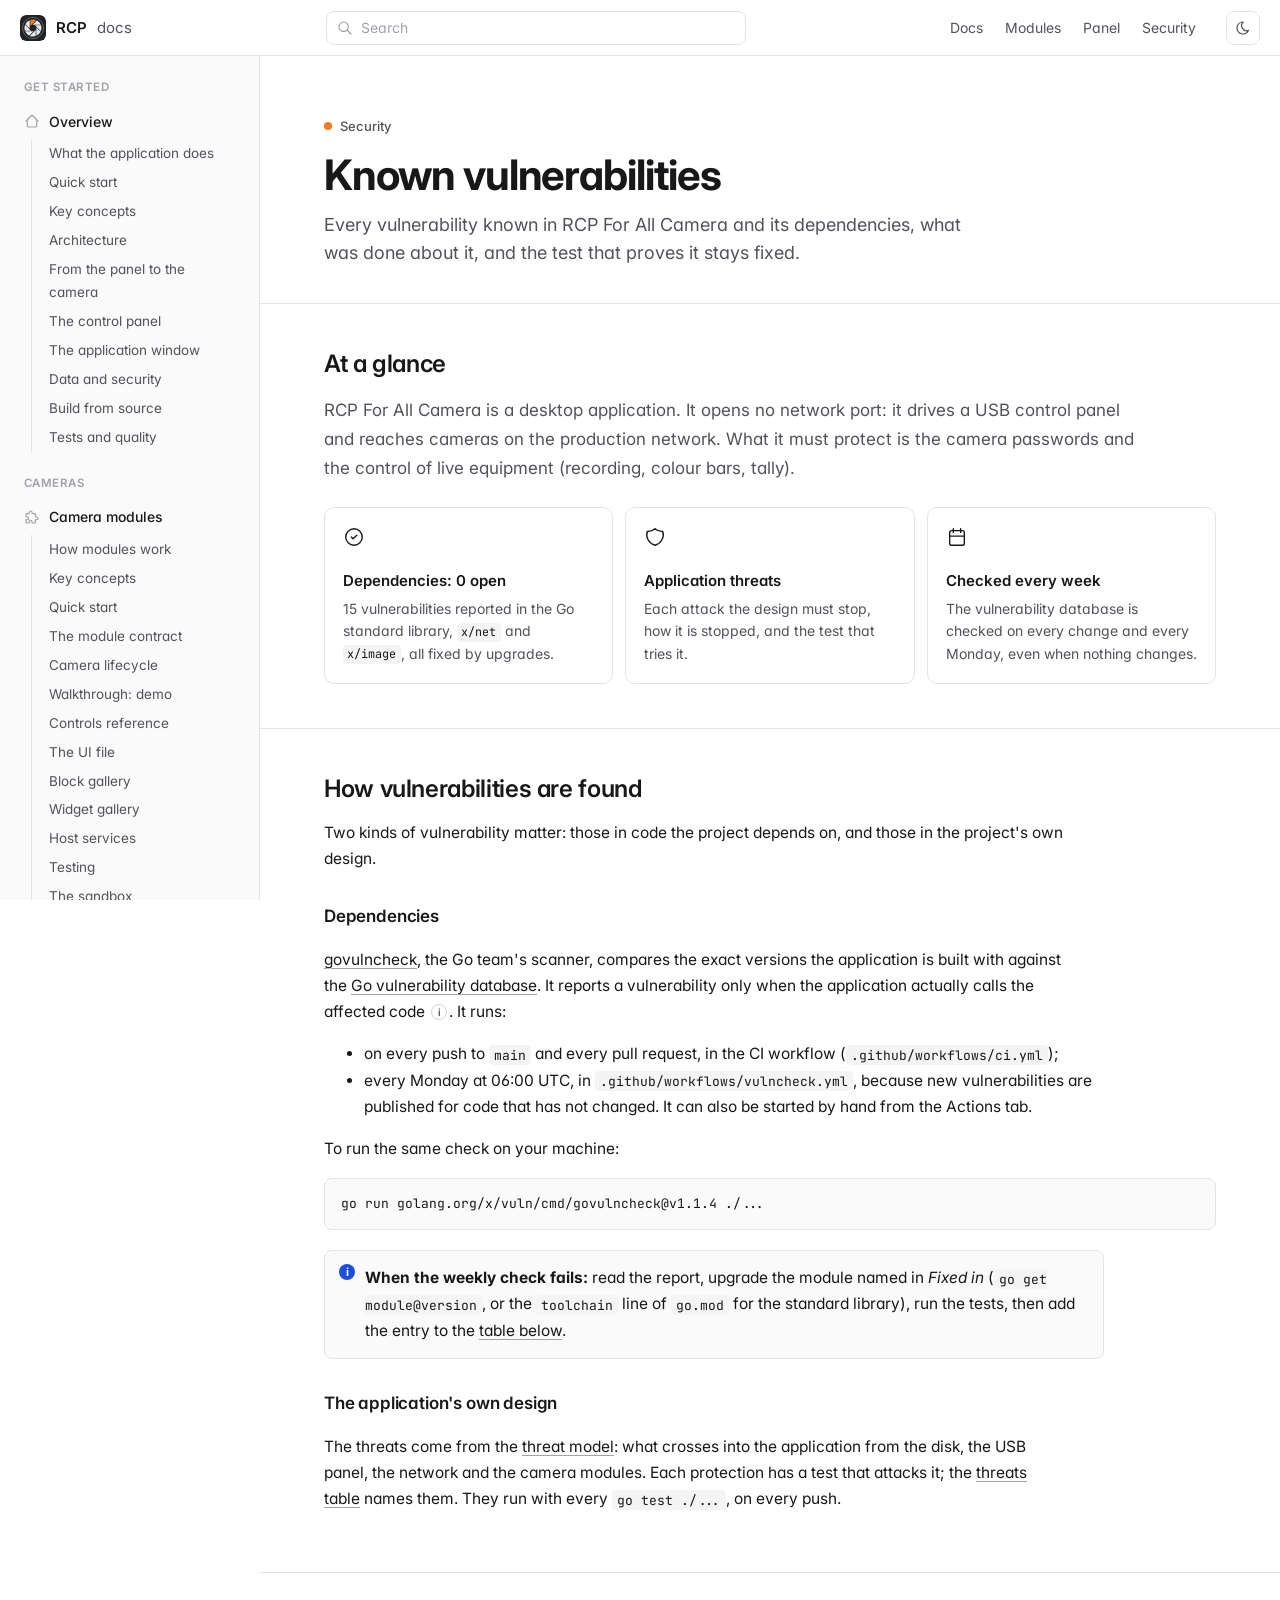
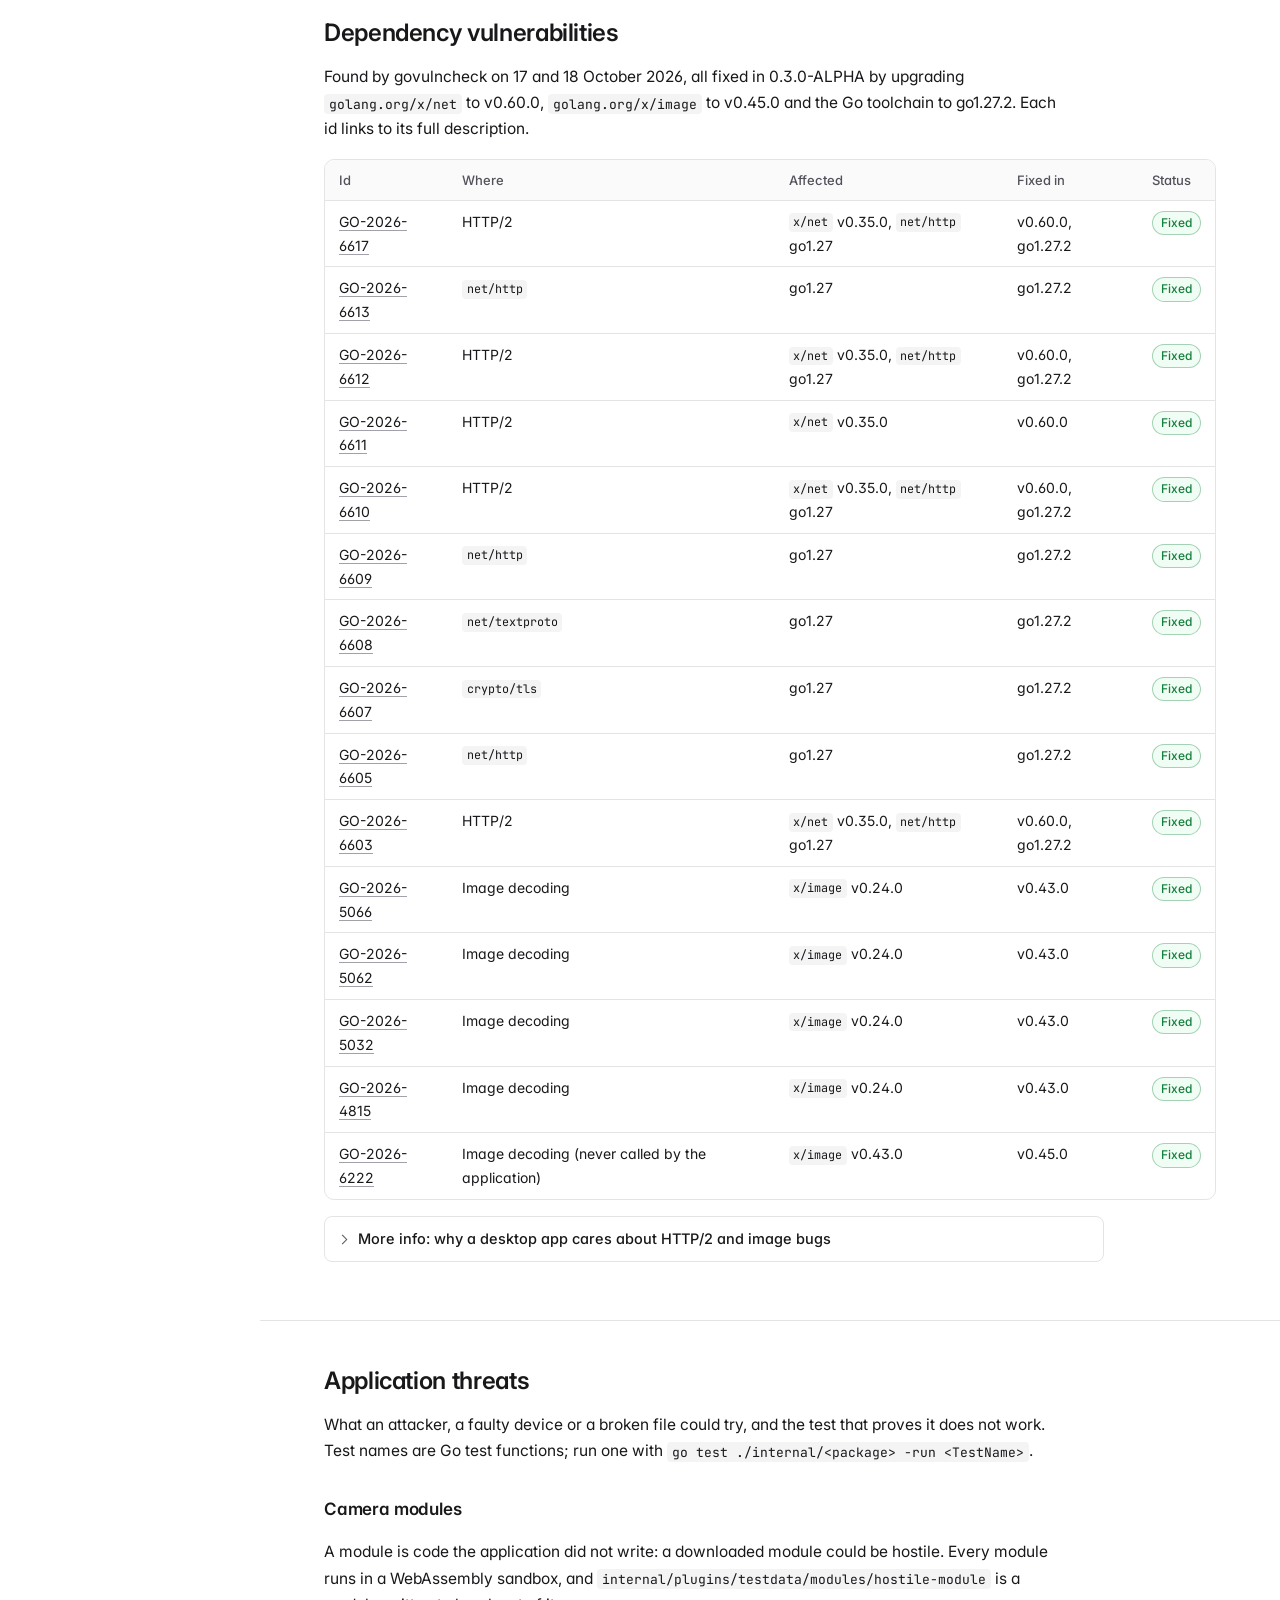
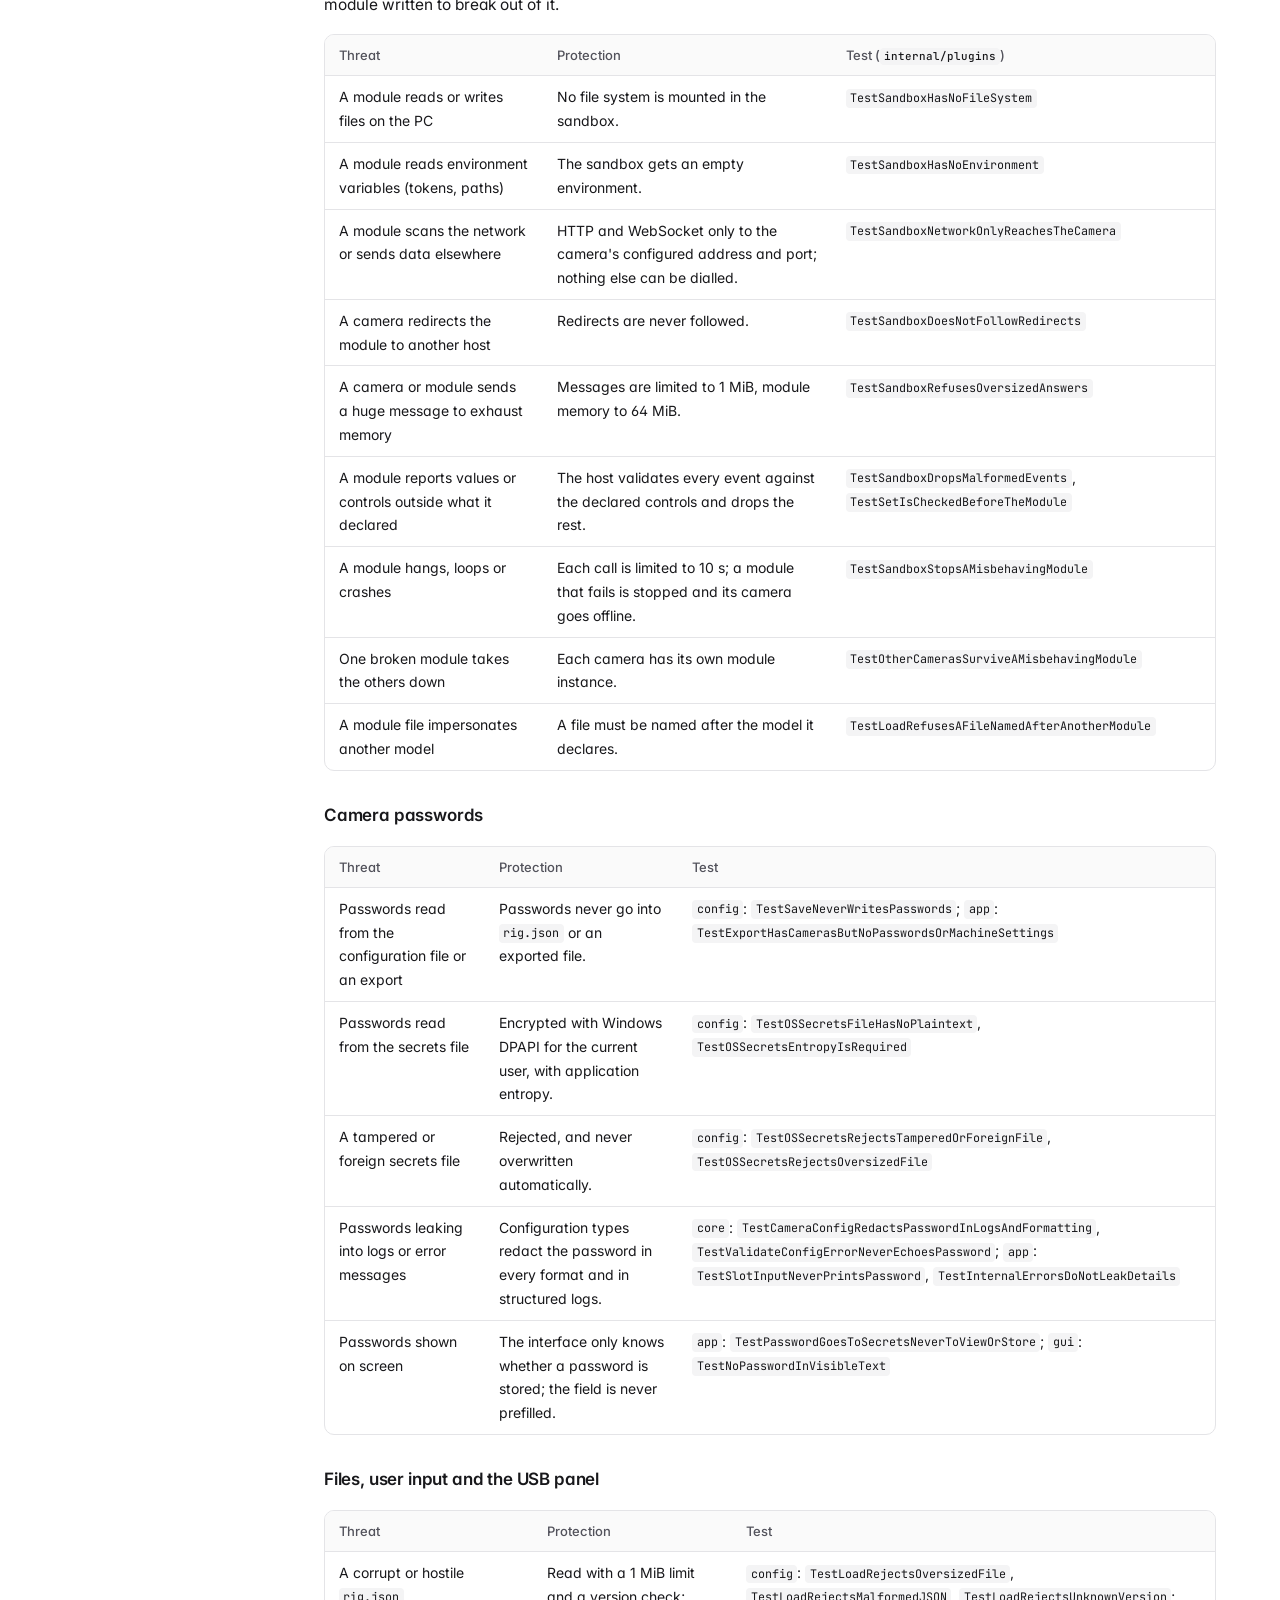
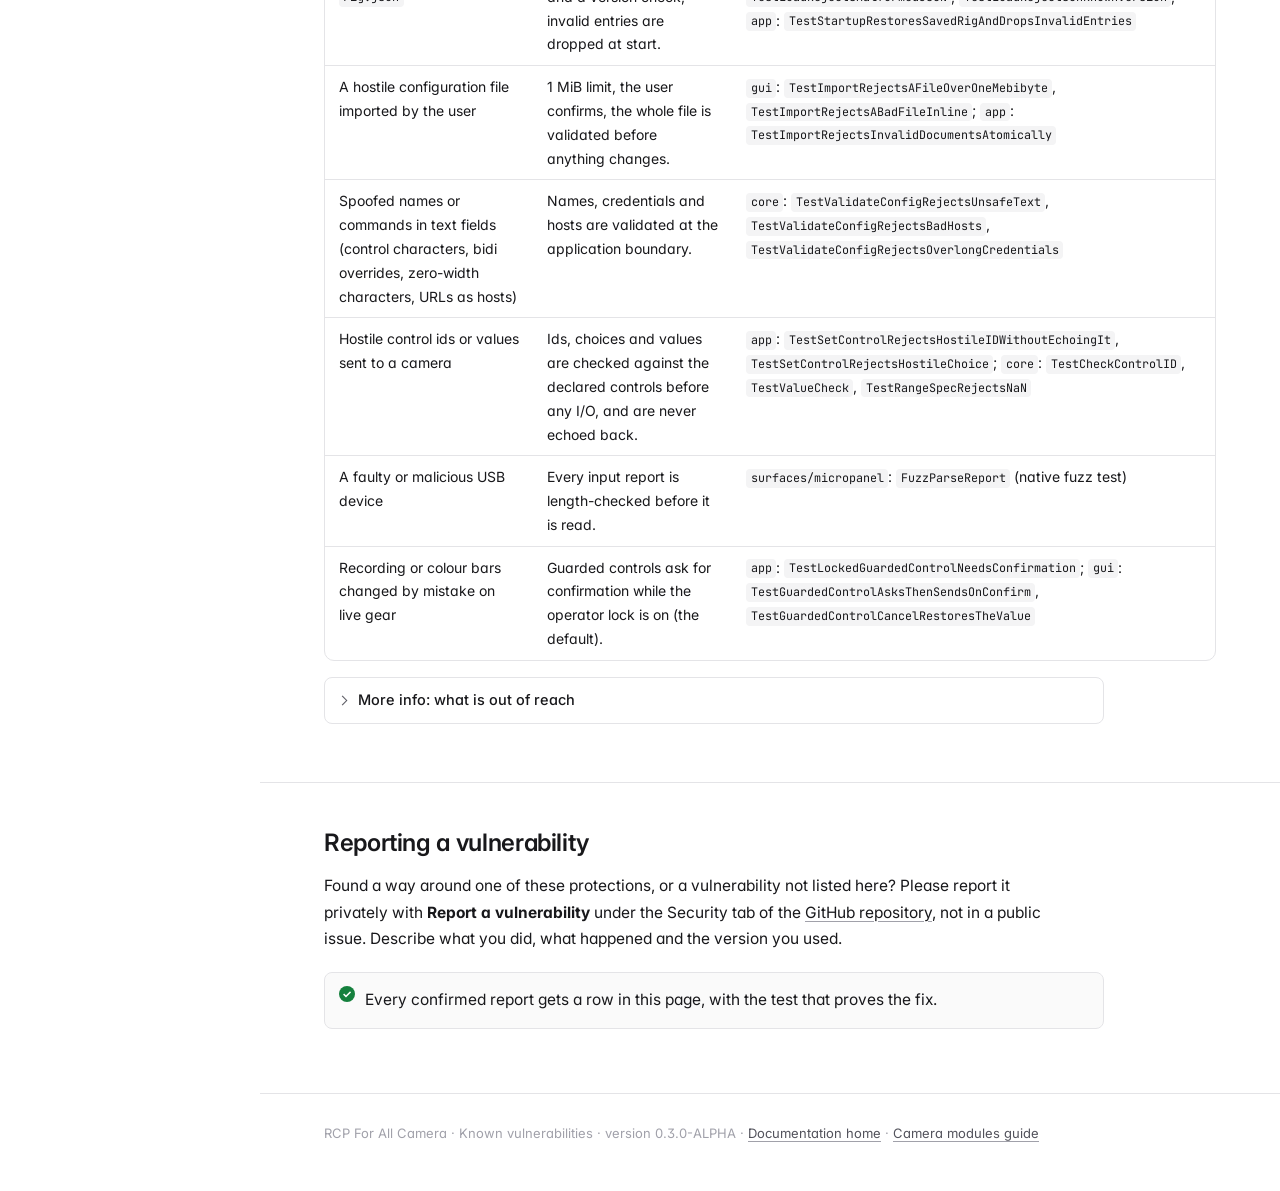
<file: docs/vulnerabilities.html>
<!doctype html>
<html lang="en">
<head>
<meta charset="utf-8">
<meta name="viewport" content="width=device-width, initial-scale=1">
<title>Known Vulnerabilities</title>
<meta name="description" content="Every known vulnerability of RCP For All Camera, how it was fixed or why it cannot be exploited, and the test that proves it.">
<link rel="stylesheet" href="assets/docs.css">
<script src="assets/docs.js"></script>
</head>
<body>
<header class="topbar" id="topbar"></header>
<div class="layout">
<aside class="sidebar" id="sidebar"></aside>
<main>

<div class="hero">
  <div class="kicker">Security</div>
  <h1>Known vulnerabilities</h1>
  <p>Every vulnerability known in RCP For All Camera and its dependencies, what was done about it, and the test that proves it stays fixed.</p>
</div>

<section class="band" id="overview">
  <h2>At a glance</h2>
  <p class="lead">RCP For All Camera is a desktop application. It opens no network port: it drives a USB control panel and
  reaches cameras on the production network. What it must protect is the camera passwords and the control of live
  equipment (recording, colour bars, tally).</p>
  <div class="cards">
    <div class="card">
      <svg class="icon" viewBox="0 0 24 24" fill="none" stroke="currentColor" stroke-width="1.5" stroke-linecap="round" stroke-linejoin="round"><path d="M12 12m-9 0a9 9 0 1 0 18 0a9 9 0 1 0 -18 0"/><path d="M9 12l2 2l4 -4"/></svg>
      <a class="title" href="#dependencies">Dependencies: 0 open</a>
      <p>15 vulnerabilities reported in the Go standard library, <code>x/net</code> and <code>x/image</code>, all fixed by upgrades.</p>
    </div>
    <div class="card">
      <svg class="icon" viewBox="0 0 24 24" fill="none" stroke="currentColor" stroke-width="1.5" stroke-linecap="round" stroke-linejoin="round"><path d="M12 3a12 12 0 0 0 8.5 3a12 12 0 0 1 -8.5 15a12 12 0 0 1 -8.5 -15a12 12 0 0 0 8.5 -3"/></svg>
      <a class="title" href="#threats">Application threats</a>
      <p>Each attack the design must stop, how it is stopped, and the test that tries it.</p>
    </div>
    <div class="card">
      <svg class="icon" viewBox="0 0 24 24" fill="none" stroke="currentColor" stroke-width="1.5" stroke-linecap="round" stroke-linejoin="round"><path d="M4 7a2 2 0 0 1 2 -2h12a2 2 0 0 1 2 2v12a2 2 0 0 1 -2 2h-12a2 2 0 0 1 -2 -2v-12z"/><path d="M16 3v4"/><path d="M8 3v4"/><path d="M4 11h16"/></svg>
      <a class="title" href="#how">Checked every week</a>
      <p>The vulnerability database is checked on every change and every Monday, even when nothing changes.</p>
    </div>
  </div>
</section>

<section id="how">
  <h2>How vulnerabilities are found</h2>
  <p>Two kinds of vulnerability matter: those in code the project depends on, and those in the project's own design.</p>
  <h3>Dependencies</h3>
  <p><a href="https://go.dev/doc/security/vuln/">govulncheck</a>, the Go team's scanner, compares the exact versions the
  application is built with against the <a href="https://pkg.go.dev/vuln/">Go vulnerability database</a>. It reports a
  vulnerability only when the application actually calls the affected code
  <span class="info" tabindex="0" data-tip="govulncheck follows the call graph: a vulnerable function in a dependency that the program never calls is not reported as affecting it.">i</span>.
  It runs:</p>
  <ul>
    <li>on every push to <code>main</code> and every pull request, in the CI workflow (<code>.github/workflows/ci.yml</code>);</li>
    <li>every Monday at 06:00 UTC, in <code>.github/workflows/vulncheck.yml</code>, because new vulnerabilities are
    published for code that has not changed. It can also be started by hand from the Actions tab.</li>
  </ul>
  <p>To run the same check on your machine:</p>
<pre><code>go run golang.org/x/vuln/cmd/govulncheck@v1.1.4 ./...</code></pre>
  <div class="note"><p><strong>When the weekly check fails:</strong> read the report, upgrade the module named in
  <em>Fixed in</em> (<code>go get module@version</code>, or the <code>toolchain</code> line of <code>go.mod</code> for the
  standard library), run the tests, then add the entry to the <a href="#dependencies">table below</a>.</p></div>
  <h3>The application's own design</h3>
  <p>The threats come from the <a href="https://github.com/ValentinDoche/rcp-for-all-camera/blob/main/docs/security.md">threat
  model</a>: what crosses into the application from the disk, the USB panel, the network and the camera modules. Each
  protection has a test that attacks it; the <a href="#threats">threats table</a> names them. They run with every
  <code>go test ./...</code>, on every push.</p>
</section>

<section id="dependencies">
  <h2>Dependency vulnerabilities</h2>
  <p>Found by govulncheck on 17 and 18 October 2026, all fixed in 0.3.0-ALPHA by upgrading
  <code>golang.org/x/net</code> to v0.60.0, <code>golang.org/x/image</code> to v0.45.0 and the Go toolchain to
  go1.27.2. Each id links to its full description.</p>
  <div class="table-wrap"><table>
    <thead><tr><th>Id</th><th>Where</th><th>Affected</th><th>Fixed in</th><th>Status</th></tr></thead>
    <tbody>
      <tr><td><a href="https://pkg.go.dev/vuln/GO-2026-6617">GO-2026-6617</a></td><td>HTTP/2</td><td><code>x/net</code> v0.35.0, <code>net/http</code> go1.27</td><td>v0.60.0, go1.27.2</td><td><span class="pill ok">Fixed</span></td></tr>
      <tr><td><a href="https://pkg.go.dev/vuln/GO-2026-6613">GO-2026-6613</a></td><td><code>net/http</code></td><td>go1.27</td><td>go1.27.2</td><td><span class="pill ok">Fixed</span></td></tr>
      <tr><td><a href="https://pkg.go.dev/vuln/GO-2026-6612">GO-2026-6612</a></td><td>HTTP/2</td><td><code>x/net</code> v0.35.0, <code>net/http</code> go1.27</td><td>v0.60.0, go1.27.2</td><td><span class="pill ok">Fixed</span></td></tr>
      <tr><td><a href="https://pkg.go.dev/vuln/GO-2026-6611">GO-2026-6611</a></td><td>HTTP/2</td><td><code>x/net</code> v0.35.0</td><td>v0.60.0</td><td><span class="pill ok">Fixed</span></td></tr>
      <tr><td><a href="https://pkg.go.dev/vuln/GO-2026-6610">GO-2026-6610</a></td><td>HTTP/2</td><td><code>x/net</code> v0.35.0, <code>net/http</code> go1.27</td><td>v0.60.0, go1.27.2</td><td><span class="pill ok">Fixed</span></td></tr>
      <tr><td><a href="https://pkg.go.dev/vuln/GO-2026-6609">GO-2026-6609</a></td><td><code>net/http</code></td><td>go1.27</td><td>go1.27.2</td><td><span class="pill ok">Fixed</span></td></tr>
      <tr><td><a href="https://pkg.go.dev/vuln/GO-2026-6608">GO-2026-6608</a></td><td><code>net/textproto</code></td><td>go1.27</td><td>go1.27.2</td><td><span class="pill ok">Fixed</span></td></tr>
      <tr><td><a href="https://pkg.go.dev/vuln/GO-2026-6607">GO-2026-6607</a></td><td><code>crypto/tls</code></td><td>go1.27</td><td>go1.27.2</td><td><span class="pill ok">Fixed</span></td></tr>
      <tr><td><a href="https://pkg.go.dev/vuln/GO-2026-6605">GO-2026-6605</a></td><td><code>net/http</code></td><td>go1.27</td><td>go1.27.2</td><td><span class="pill ok">Fixed</span></td></tr>
      <tr><td><a href="https://pkg.go.dev/vuln/GO-2026-6603">GO-2026-6603</a></td><td>HTTP/2</td><td><code>x/net</code> v0.35.0, <code>net/http</code> go1.27</td><td>v0.60.0, go1.27.2</td><td><span class="pill ok">Fixed</span></td></tr>
      <tr><td><a href="https://pkg.go.dev/vuln/GO-2026-5066">GO-2026-5066</a></td><td>Image decoding</td><td><code>x/image</code> v0.24.0</td><td>v0.43.0</td><td><span class="pill ok">Fixed</span></td></tr>
      <tr><td><a href="https://pkg.go.dev/vuln/GO-2026-5062">GO-2026-5062</a></td><td>Image decoding</td><td><code>x/image</code> v0.24.0</td><td>v0.43.0</td><td><span class="pill ok">Fixed</span></td></tr>
      <tr><td><a href="https://pkg.go.dev/vuln/GO-2026-5032">GO-2026-5032</a></td><td>Image decoding</td><td><code>x/image</code> v0.24.0</td><td>v0.43.0</td><td><span class="pill ok">Fixed</span></td></tr>
      <tr><td><a href="https://pkg.go.dev/vuln/GO-2026-4815">GO-2026-4815</a></td><td>Image decoding</td><td><code>x/image</code> v0.24.0</td><td>v0.43.0</td><td><span class="pill ok">Fixed</span></td></tr>
      <tr><td><a href="https://pkg.go.dev/vuln/GO-2026-6222">GO-2026-6222</a></td><td>Image decoding (never called by the application)</td><td><code>x/image</code> v0.43.0</td><td>v0.45.0</td><td><span class="pill ok">Fixed</span></td></tr>
    </tbody>
  </table></div>
  <details class="more"><summary>More info: why a desktop app cares about HTTP/2 and image bugs</summary><div>
    <p>The application talks HTTP to the cameras, and the Go HTTP client negotiates HTTP/2 when a server offers it. A
    device on the production network that pretends to be a camera could send crafted answers, so the client code is
    exposed even though the application serves nothing. <code>x/image</code> comes with the Fyne interface toolkit, which
    decodes the application's own icons and images.</p>
    <p>The proof that these are fixed is the scan itself: govulncheck on the current <code>go.mod</code> reports no
    vulnerability, in CI on every push to <code>main</code> and every week.</p>
  </div></details>
</section>

<section id="threats">
  <h2>Application threats</h2>
  <p>What an attacker, a faulty device or a broken file could try, and the test that proves it does not work. Test
  names are Go test functions; run one with <code>go test ./internal/&lt;package&gt; -run &lt;TestName&gt;</code>.</p>

  <h3>Camera modules</h3>
  <p>A module is code the application did not write: a downloaded module could be hostile. Every module runs in a
  WebAssembly sandbox, and <code>internal/plugins/testdata/modules/hostile-module</code> is a module written to break
  out of it.</p>
  <div class="table-wrap"><table>
    <thead><tr><th>Threat</th><th>Protection</th><th>Test (<code>internal/plugins</code>)</th></tr></thead>
    <tbody>
      <tr><td>A module reads or writes files on the PC</td><td>No file system is mounted in the sandbox.</td><td><code>TestSandboxHasNoFileSystem</code></td></tr>
      <tr><td>A module reads environment variables (tokens, paths)</td><td>The sandbox gets an empty environment.</td><td><code>TestSandboxHasNoEnvironment</code></td></tr>
      <tr><td>A module scans the network or sends data elsewhere</td><td>HTTP and WebSocket only to the camera's configured address and port; nothing else can be dialled.</td><td><code>TestSandboxNetworkOnlyReachesTheCamera</code></td></tr>
      <tr><td>A camera redirects the module to another host</td><td>Redirects are never followed.</td><td><code>TestSandboxDoesNotFollowRedirects</code></td></tr>
      <tr><td>A camera or module sends a huge message to exhaust memory</td><td>Messages are limited to 1 MiB, module memory to 64 MiB.</td><td><code>TestSandboxRefusesOversizedAnswers</code></td></tr>
      <tr><td>A module reports values or controls outside what it declared</td><td>The host validates every event against the declared controls and drops the rest.</td><td><code>TestSandboxDropsMalformedEvents</code>, <code>TestSetIsCheckedBeforeTheModule</code></td></tr>
      <tr><td>A module hangs, loops or crashes</td><td>Each call is limited to 10 s; a module that fails is stopped and its camera goes offline.</td><td><code>TestSandboxStopsAMisbehavingModule</code></td></tr>
      <tr><td>One broken module takes the others down</td><td>Each camera has its own module instance.</td><td><code>TestOtherCamerasSurviveAMisbehavingModule</code></td></tr>
      <tr><td>A module file impersonates another model</td><td>A file must be named after the model it declares.</td><td><code>TestLoadRefusesAFileNamedAfterAnotherModule</code></td></tr>
    </tbody>
  </table></div>

  <h3>Camera passwords</h3>
  <div class="table-wrap"><table>
    <thead><tr><th>Threat</th><th>Protection</th><th>Test</th></tr></thead>
    <tbody>
      <tr><td>Passwords read from the configuration file or an export</td><td>Passwords never go into <code>rig.json</code> or an exported file.</td><td><code>config</code>: <code>TestSaveNeverWritesPasswords</code>; <code>app</code>: <code>TestExportHasCamerasButNoPasswordsOrMachineSettings</code></td></tr>
      <tr><td>Passwords read from the secrets file</td><td>Encrypted with Windows DPAPI for the current user, with application entropy.</td><td><code>config</code>: <code>TestOSSecretsFileHasNoPlaintext</code>, <code>TestOSSecretsEntropyIsRequired</code></td></tr>
      <tr><td>A tampered or foreign secrets file</td><td>Rejected, and never overwritten automatically.</td><td><code>config</code>: <code>TestOSSecretsRejectsTamperedOrForeignFile</code>, <code>TestOSSecretsRejectsOversizedFile</code></td></tr>
      <tr><td>Passwords leaking into logs or error messages</td><td>Configuration types redact the password in every format and in structured logs.</td><td><code>core</code>: <code>TestCameraConfigRedactsPasswordInLogsAndFormatting</code>, <code>TestValidateConfigErrorNeverEchoesPassword</code>; <code>app</code>: <code>TestSlotInputNeverPrintsPassword</code>, <code>TestInternalErrorsDoNotLeakDetails</code></td></tr>
      <tr><td>Passwords shown on screen</td><td>The interface only knows whether a password is stored; the field is never prefilled.</td><td><code>app</code>: <code>TestPasswordGoesToSecretsNeverToViewOrStore</code>; <code>gui</code>: <code>TestNoPasswordInVisibleText</code></td></tr>
    </tbody>
  </table></div>

  <h3>Files, user input and the USB panel</h3>
  <div class="table-wrap"><table>
    <thead><tr><th>Threat</th><th>Protection</th><th>Test</th></tr></thead>
    <tbody>
      <tr><td>A corrupt or hostile <code>rig.json</code></td><td>Read with a 1 MiB limit and a version check; invalid entries are dropped at start.</td><td><code>config</code>: <code>TestLoadRejectsOversizedFile</code>, <code>TestLoadRejectsMalformedJSON</code>, <code>TestLoadRejectsUnknownVersion</code>; <code>app</code>: <code>TestStartupRestoresSavedRigAndDropsInvalidEntries</code></td></tr>
      <tr><td>A hostile configuration file imported by the user</td><td>1 MiB limit, the user confirms, the whole file is validated before anything changes.</td><td><code>gui</code>: <code>TestImportRejectsAFileOverOneMebibyte</code>, <code>TestImportRejectsABadFileInline</code>; <code>app</code>: <code>TestImportRejectsInvalidDocumentsAtomically</code></td></tr>
      <tr><td>Spoofed names or commands in text fields (control characters, bidi overrides, zero-width characters, URLs as hosts)</td><td>Names, credentials and hosts are validated at the application boundary.</td><td><code>core</code>: <code>TestValidateConfigRejectsUnsafeText</code>, <code>TestValidateConfigRejectsBadHosts</code>, <code>TestValidateConfigRejectsOverlongCredentials</code></td></tr>
      <tr><td>Hostile control ids or values sent to a camera</td><td>Ids, choices and values are checked against the declared controls before any I/O, and are never echoed back.</td><td><code>app</code>: <code>TestSetControlRejectsHostileIDWithoutEchoingIt</code>, <code>TestSetControlRejectsHostileChoice</code>; <code>core</code>: <code>TestCheckControlID</code>, <code>TestValueCheck</code>, <code>TestRangeSpecRejectsNaN</code></td></tr>
      <tr><td>A faulty or malicious USB device</td><td>Every input report is length-checked before it is read.</td><td><code>surfaces/micropanel</code>: <code>FuzzParseReport</code> (native fuzz test)</td></tr>
      <tr><td>Recording or colour bars changed by mistake on live gear</td><td>Guarded controls ask for confirmation while the operator lock is on (the default).</td><td><code>app</code>: <code>TestLockedGuardedControlNeedsConfirmation</code>; <code>gui</code>: <code>TestGuardedControlAsksThenSendsOnConfirm</code>, <code>TestGuardedControlCancelRestoresTheValue</code></td></tr>
    </tbody>
  </table></div>

  <details class="more"><summary>More info: what is out of reach</summary><div>
    <p>Malware running as the same Windows user, and local administrators, can read the process memory and decrypt the
    secrets file as the user: no desktop application can defend against them. On Windows, Go ignores the
    <code>0600</code> file mode, so the files rely on the per-user <code>%APPDATA%</code> folder permissions. The full
    list of residual risks is in the <a href="https://github.com/ValentinDoche/rcp-for-all-camera/blob/main/docs/security.md">security
    model</a>.</p>
  </div></details>
</section>

<section id="report">
  <h2>Reporting a vulnerability</h2>
  <p>Found a way around one of these protections, or a vulnerability not listed here? Please report it privately with
  <strong>Report a vulnerability</strong> under the Security tab of the
  <a href="https://github.com/ValentinDoche/rcp-for-all-camera">GitHub repository</a>, not in a public issue. Describe
  what you did, what happened and the version you used.</p>
  <div class="tip"><p>Every confirmed report gets a row in this page, with the test that proves the fix.</p></div>
</section>

<footer class="page">RCP For All Camera · Known vulnerabilities · version 0.3.0-ALPHA ·
<a href="index.html">Documentation home</a> · <a href="modules-camera.html">Camera modules guide</a></footer>
</main>
</div>
</body>
</html>
</file>
<file: docs/assets/docs.css>
/* RCP For All Camera documentation: shared layout (top bar, sidebar, page
   header, sections, cards), light and dark themes, themed scrollbars.
   Neutral greys; the brand orange (#F47B20) is kept for small accents only. */
@import url("https://fonts.googleapis.com/css2?family=Inter:wght@400;500;600;700&family=JetBrains+Mono:wght@400;600&display=swap");

:root {
  --bg: #ffffff; --band: #fafafa; --side: #fafafa; --text: #18181b; --muted: #52525b; --faint: #a1a1aa;
  --border: #e4e4e7; --border-strong: #d4d4d8; --link: #18181b; --link-line: #a1a1aa; --accent: #f47b20; --accent-soft: #fff3ea;
  --hover: #f4f4f5; --active: #f4f4f5; --hero: #ffffff; --hero-text: #18181b; --hero-sub: #52525b;
  --card: #ffffff; --code-bg: #f4f4f5; --code-text: #18181b; --pre-bg: #fafafa;
  --ok: #15803d; --ok-soft: #f0fdf4; --info: #1d4ed8; --info-soft: #eff6ff; --warn: #a16207; --warn-soft: #fefce8;
  --d-box: #f4f4f5; --d-line: #a1a1aa;
  --sb-thumb: #d4d4d8; --sb-thumb-hover: #a1a1aa; --sb-track: transparent;
  --shadow: 0 1px 2px rgba(0,0,0,.04); --shadow-lift: 0 4px 16px rgba(0,0,0,.08); --tip-bg: #18181b;
}
@media (prefers-color-scheme: dark) {
  :root:not([data-theme="light"]) {
    --bg: #09090b; --band: #0f0f12; --side: #09090b; --text: #f4f4f5; --muted: #a1a1aa; --faint: #71717a;
    --border: #27272a; --border-strong: #3f3f46; --link: #f4f4f5; --link-line: #52525b; --accent: #f47b20; --accent-soft: #2a1a0d;
    --hover: #18181b; --active: #18181b; --hero: #09090b; --hero-text: #f4f4f5; --hero-sub: #a1a1aa;
    --card: #0f0f12; --code-bg: #18181b; --code-text: #e4e4e7; --pre-bg: #0f0f12;
    --ok: #4ade80; --ok-soft: #0c1f13; --info: #93c5fd; --info-soft: #0d1729; --warn: #facc15; --warn-soft: #1f1a07;
    --d-box: #18181b; --d-line: #71717a;
    --sb-thumb: #3f3f46; --sb-thumb-hover: #52525b; --sb-track: transparent;
    --shadow: none; --shadow-lift: 0 8px 24px rgba(0,0,0,.5); --tip-bg: #27272a;
  }
}
:root[data-theme="dark"] {
  --bg: #09090b; --band: #0f0f12; --side: #09090b; --text: #f4f4f5; --muted: #a1a1aa; --faint: #71717a;
  --border: #27272a; --border-strong: #3f3f46; --link: #f4f4f5; --link-line: #52525b; --accent: #f47b20; --accent-soft: #2a1a0d;
  --hover: #18181b; --active: #18181b; --hero: #09090b; --hero-text: #f4f4f5; --hero-sub: #a1a1aa;
  --card: #0f0f12; --code-bg: #18181b; --code-text: #e4e4e7; --pre-bg: #0f0f12;
  --ok: #4ade80; --ok-soft: #0c1f13; --info: #93c5fd; --info-soft: #0d1729; --warn: #facc15; --warn-soft: #1f1a07;
  --d-box: #18181b; --d-line: #71717a;
  --sb-thumb: #3f3f46; --sb-thumb-hover: #52555e; --sb-track: transparent;
  --shadow: none; --shadow-lift: 0 8px 24px rgba(0,0,0,.5); --tip-bg: #27272a;
}

* { box-sizing: border-box; }
html { scroll-padding-top: 76px; color-scheme: light; }
:root[data-theme="dark"] { color-scheme: dark; }
@media (prefers-color-scheme: dark) { :root:not([data-theme="light"]) { color-scheme: dark; } }
body {
  margin: 0; background: var(--bg); color: var(--text);
  font: 15.5px/1.7 "Inter", system-ui, -apple-system, "Segoe UI", Roboto, sans-serif;
  -webkit-font-smoothing: antialiased; font-feature-settings: "cv11", "ss01";
}
a { color: var(--link); text-decoration: underline; text-decoration-color: var(--link-line); text-underline-offset: 3px; text-decoration-thickness: 1px; }
a:hover { text-decoration-color: var(--text); }
::selection { background: var(--accent-soft); }

/* scrollbars: thin, rounded, theme coloured (Firefox + Chromium/WebKit) */
* { scrollbar-width: thin; scrollbar-color: var(--sb-thumb) var(--sb-track); }
::-webkit-scrollbar { width: 10px; height: 10px; }
::-webkit-scrollbar-track { background: var(--sb-track); }
::-webkit-scrollbar-thumb { background: var(--sb-thumb); border-radius: 999px; border: 3px solid transparent; background-clip: padding-box; }
::-webkit-scrollbar-thumb:hover { background: var(--sb-thumb-hover); border: 2px solid transparent; background-clip: padding-box; }
::-webkit-scrollbar-corner { background: transparent; }

code { font-family: "JetBrains Mono", ui-monospace, "Cascadia Code", Consolas, monospace; font-size: .84em; background: var(--code-bg); color: var(--code-text); padding: .12em .38em; border-radius: 4px; }
pre { background: var(--pre-bg); color: var(--code-text); border: 1px solid var(--border); border-radius: 8px; padding: 14px 16px; overflow-x: auto; font-size: 13px; line-height: 1.65; max-width: 100%; }
pre code { background: none; padding: 0; font-size: inherit; }
.c { color: var(--faint); }
.k { color: var(--text); font-weight: 600; }
.s { color: var(--ok); }

/* top bar */
.topbar {
  position: sticky; top: 0; z-index: 20; height: 56px; display: flex; align-items: center; gap: 20px;
  padding: 0 20px; background: color-mix(in srgb, var(--bg) 85%, transparent);
  backdrop-filter: blur(10px); -webkit-backdrop-filter: blur(10px); border-bottom: 1px solid var(--border);
}
.brand { display: flex; align-items: center; gap: 10px; color: var(--text); font-size: 15px; font-weight: 600; white-space: nowrap; text-decoration: none; }
.brand svg { width: 26px; height: 26px; flex: none; border-radius: 6px; }
.brand span { font-weight: 400; color: var(--muted); }
.search { flex: 1; max-width: 420px; margin: 0 auto; position: relative; }
.search input {
  width: 100%; height: 34px; padding: 0 12px 0 34px; font: inherit; font-size: 14px; color: var(--text);
  background: var(--bg); border: 1px solid var(--border); border-radius: 8px; outline: none; transition: border-color .15s;
}
.search input::placeholder { color: var(--faint); }
.search input:focus { border-color: var(--border-strong); box-shadow: 0 0 0 3px var(--hover); }
.search svg { position: absolute; left: 11px; top: 9px; width: 16px; height: 16px; color: var(--faint); }
.toplinks { display: flex; align-items: center; gap: 2px; font-size: 14px; white-space: nowrap; }
.toplinks a { color: var(--muted); padding: 6px 10px; border-radius: 6px; text-decoration: none; }
.toplinks a:hover { color: var(--text); background: var(--hover); }
.theme-btn, .menu-btn {
  width: 34px; height: 34px; display: grid; place-items: center; border: 1px solid var(--border); border-radius: 8px;
  background: var(--bg); color: var(--muted); cursor: pointer;
}
.theme-btn:hover, .menu-btn:hover { background: var(--hover); color: var(--text); }
.theme-btn svg, .menu-btn svg { width: 16px; height: 16px; }
.menu-btn { display: none; }

/* layout */
.layout { display: grid; grid-template-columns: 260px minmax(0, 1fr); min-height: calc(100vh - 56px); }
.sidebar { background: var(--side); border-right: 1px solid var(--border); padding: 22px 14px 60px; position: sticky; top: 56px; height: calc(100vh - 56px); overflow-y: auto; scrollbar-gutter: stable; }
.sidebar .group { color: var(--faint); font-size: 11.5px; font-weight: 600; letter-spacing: .04em; text-transform: uppercase; margin: 22px 0 6px 10px; }
.sidebar .group:first-child { margin-top: 0; }
.sidebar a { border-radius: 6px; text-decoration: none; }
.sidebar a:hover { background: var(--hover); }
.sidebar a.item { display: flex; align-items: center; gap: 9px; color: var(--text); font-weight: 500; font-size: 14px; padding: 6px 10px; }
.sidebar a.item svg { width: 16px; height: 16px; color: var(--faint); flex: none; }
.sidebar a.item.active { background: var(--active); font-weight: 600; }
.sidebar a.item.active svg { color: var(--text); }
.sidebar a.sub { display: block; position: relative; color: var(--muted); padding: 3px 10px 3px 35px; font-size: 13.5px; }
.sidebar a.sub::before { content: ""; position: absolute; left: 17px; top: 0; bottom: 0; width: 1px; background: var(--border); }
.sidebar a.sub.active { color: var(--text); font-weight: 500; }
.sidebar a.sub.active::before { background: var(--text); width: 2px; left: 16.5px; }
.sidebar a.hidden { display: none; }
.sidebar .nohit { color: var(--muted); font-size: 13px; display: none; padding: 0 10px; }

/* page header */
.hero { padding: 56px 64px 36px; border-bottom: 1px solid var(--border); background: var(--hero); color: var(--hero-text); }
.hero .kicker { display: inline-flex; align-items: center; gap: 8px; color: var(--muted); font-weight: 500; font-size: 13px; margin-bottom: 14px; }
.hero .kicker::before { content: ""; width: 8px; height: 8px; border-radius: 50%; background: var(--accent); }
.hero h1 { font-size: clamp(30px, 4vw, 42px); line-height: 1.15; margin: 0 0 12px; letter-spacing: -.025em; font-weight: 700; }
.hero p { font-size: 18px; line-height: 1.55; color: var(--hero-sub); margin: 0; max-width: 60ch; }

/* sections */
main { min-width: 0; }
section { padding: 44px 64px; max-width: 1100px; }
section + section { border-top: 1px solid var(--border); }
section.band { background: none; }
section > h2 { font-size: 24px; line-height: 1.3; margin: 0 0 14px; letter-spacing: -.015em; font-weight: 600; }
section h3 { font-size: 17px; margin: 30px 0 8px; font-weight: 600; letter-spacing: -.01em; }
section p, section li { max-width: 74ch; }
.lead { font-size: 17px; color: var(--muted); }

.cards { display: grid; grid-template-columns: repeat(auto-fit, minmax(240px, 1fr)); gap: 12px; margin-top: 24px; }
.card { background: var(--card); border: 1px solid var(--border); border-radius: 10px; padding: 18px; transition: border-color .15s, background .15s; }
.card:hover { border-color: var(--border-strong); background: var(--hover); }
.card .icon { width: 22px; height: 22px; color: var(--text); margin-bottom: 12px; }
.card a.title { display: block; font-size: 15px; font-weight: 600; margin-bottom: 4px; text-decoration: none; }
.card p { margin: 0; color: var(--muted); font-size: 14px; line-height: 1.6; }

.box { background: var(--card); border: 1px solid var(--border); border-radius: 10px; padding: 18px 20px; margin: 16px 0; }
.note, .tip, .warn { padding: 12px 16px; border-radius: 8px; margin: 20px 0; max-width: 78ch; border: 1px solid var(--border); background: var(--band); position: relative; padding-left: 40px; }
.note::before, .tip::before, .warn::before { position: absolute; left: 14px; top: 13px; width: 16px; height: 16px; border-radius: 50%; display: grid; place-items: center; font: 700 11px/1 "Inter", sans-serif; color: #fff; }
.note::before { content: "i"; background: var(--info); }
.tip::before { content: "✓"; background: var(--ok); }
.warn::before { content: "!"; background: var(--warn); }
.note p, .tip p, .warn p { margin: 2px 0; }

.table-wrap { overflow-x: auto; border: 1px solid var(--border); border-radius: 10px; background: var(--card); margin: 16px 0; }
table { width: 100%; border-collapse: collapse; font-size: 14px; }
th, td { text-align: left; padding: 9px 14px; border-bottom: 1px solid var(--border); vertical-align: top; }
tr:last-child td { border-bottom: none; }
th { font-weight: 500; font-size: 13px; color: var(--muted); background: var(--band); }

figure { margin: 24px 0; background: var(--card); border: 1px solid var(--border); border-radius: 10px; padding: 20px; }
figure svg { width: 100%; height: auto; display: block; }
figcaption { color: var(--muted); font-size: 13.5px; margin-top: 12px; text-align: center; }

.steps { counter-reset: step; list-style: none; padding: 0; }
.steps > li { counter-increment: step; position: relative; padding-left: 40px; margin: 18px 0; }
.steps > li::before { content: counter(step); position: absolute; left: 0; top: 1px; width: 24px; height: 24px; border-radius: 50%; border: 1px solid var(--border-strong); color: var(--text); font-weight: 600; font-size: 12.5px; display: grid; place-items: center; background: var(--bg); }
.pill { display: inline-block; font-size: 12px; font-weight: 500; padding: 1px 8px; border-radius: 999px; border: 1px solid var(--border); color: var(--muted); white-space: nowrap; }
.pill.ok { color: var(--ok); border-color: color-mix(in srgb, var(--ok) 35%, transparent); background: var(--ok-soft); }
.pill.info { color: var(--info); border-color: color-mix(in srgb, var(--info) 35%, transparent); background: var(--info-soft); }
dl.glossary { display: grid; grid-template-columns: repeat(auto-fit, minmax(300px, 1fr)); gap: 0; border: 1px solid var(--border); border-radius: 10px; overflow: hidden; }
dl.glossary > div { padding: 14px 18px; border-bottom: 1px solid var(--border); border-right: 1px solid var(--border); margin-bottom: -1px; margin-right: -1px; }
dl.glossary dt { font-weight: 600; margin: 0 0 2px; }
dl.glossary dd { margin: 0; color: var(--muted); font-size: 14.5px; }
footer.page { padding: 28px 64px 48px; color: var(--faint); font-size: 13px; border-top: 1px solid var(--border); }
footer.page a { color: var(--muted); }

/* diagrams: shapes use these classes so they follow the theme */
.d-box { fill: var(--d-box); stroke: var(--border-strong); stroke-width: 1.2; }
.d-core { fill: var(--card); stroke: var(--text); stroke-width: 1.4; }
.d-mod { fill: var(--accent-soft); stroke: var(--accent); stroke-width: 1.3; }
.d-base { fill: var(--info-soft); stroke: var(--info); stroke-width: 1.3; }
.d-sand { fill: none; stroke: var(--muted); stroke-width: 1.3; stroke-dasharray: 6 5; }
.d-cam { fill: var(--card); stroke: var(--muted); stroke-width: 1.3; stroke-dasharray: 5 4; }
.d-t { fill: var(--text); font: 600 14px "Inter", system-ui, sans-serif; }
.d-s { fill: var(--muted); font: 12px "Inter", system-ui, sans-serif; }
.d-m { fill: var(--text); font: 12px "JetBrains Mono", ui-monospace, Consolas, monospace; }
.d-line { stroke: var(--d-line); stroke-width: 1.4; fill: none; }
.d-acc { stroke: var(--accent); stroke-width: 1.6; fill: none; }
.d-life { stroke: var(--border-strong); stroke-width: 1.3; stroke-dasharray: 4 4; }
.d-head { fill: var(--d-line); }
.d-head-acc { fill: var(--accent); }

mark.hit { background: var(--accent-soft); color: inherit; outline: 1px solid var(--accent); outline-offset: 3px; border-radius: 4px; }

@media (max-width: 1100px) {
  .toplinks a { display: none; }
  section, .hero, footer.page { padding-left: 36px; padding-right: 36px; }
}
@media (max-width: 860px) {
  .topbar { padding: 0 12px; gap: 10px; }
  .brand { font-size: 0; gap: 0; }
  .menu-btn { display: grid; }
  .layout { grid-template-columns: 1fr; }
  .sidebar { display: none; position: fixed; inset: 56px 0 0 0; height: auto; z-index: 15; padding: 18px 14px; }
  body.menu-open .sidebar { display: block; }
  section, .hero, footer.page { padding-left: 16px; padding-right: 16px; }
  .hero { padding-top: 36px; padding-bottom: 28px; }
  section { padding-top: 32px; padding-bottom: 32px; }
  dl.glossary { grid-template-columns: 1fr; }
}

/* "i" hints and "More info" disclosures */
.info {
  display: inline-grid; place-items: center; width: 16px; height: 16px; margin: 0 2px; vertical-align: 1px;
  border-radius: 50%; border: 1px solid var(--border-strong); color: var(--muted); font: 600 10px/1 "Inter", sans-serif;
  cursor: help; position: relative; user-select: none;
}
.info::after {
  content: attr(data-tip); position: absolute; left: 50%; bottom: calc(100% + 8px); transform: translateX(-50%);
  width: max-content; max-width: 300px; padding: 7px 10px; border-radius: 6px; background: var(--tip-bg); color: #fafafa;
  font: 400 13px/1.45 "Inter", sans-serif; text-align: left; box-shadow: var(--shadow-lift);
  opacity: 0; pointer-events: none; transition: opacity .12s; z-index: 30; white-space: normal;
}
.info:hover::after, .info:focus::after { opacity: 1; }
details.more { margin: 14px 0; border: 1px solid var(--border); border-radius: 8px; max-width: 78ch; }
details.more > summary { cursor: pointer; list-style: none; padding: 10px 14px; font-weight: 500; font-size: 14.5px; display: flex; align-items: center; gap: 8px; }
details.more > summary::-webkit-details-marker { display: none; }
details.more > summary::before { content: ""; width: 6px; height: 6px; border-right: 1.5px solid var(--muted); border-bottom: 1.5px solid var(--muted); transform: rotate(-45deg); transition: transform .15s; margin-right: 4px; }
details.more[open] > summary::before { transform: rotate(45deg); }
details.more > div { padding: 0 16px 12px; border-top: 1px solid var(--border); }
details.more > div > :first-child { margin-top: 12px; }
.kbd { font-family: "JetBrains Mono", monospace; font-size: .82em; padding: 1px 5px; border: 1px solid var(--border-strong); border-bottom-width: 2px; border-radius: 4px; background: var(--side); }
td code, th code { white-space: nowrap; }
.mock { background: var(--band); border: 1px solid var(--border); border-radius: 10px; padding: 14px 16px; max-width: 560px; }
.mock .row { display: flex; align-items: center; justify-content: space-between; gap: 12px; padding: 7px 0; border-bottom: 1px solid var(--border); font-size: 14px; }
.mock .row:last-child { border-bottom: 0; }
.mock .ctl { font-family: "JetBrains Mono", monospace; font-size: 12.5px; padding: 3px 9px; border: 1px solid var(--border-strong); border-radius: 6px; background: var(--card); }
.mock h4 { margin: 0 0 6px; font-size: 14px; }

/* widget gallery */
.wg { display: grid; grid-template-columns: repeat(auto-fit, minmax(400px, 1fr)); gap: 12px; margin-top: 22px; }
@media (max-width: 560px) { .wg { grid-template-columns: 1fr; } }
.wg-card { background: var(--card); border: 1px solid var(--border); border-radius: 10px; overflow: hidden; display: flex; flex-direction: column; }
.wg-card header { display: flex; align-items: center; justify-content: space-between; gap: 10px; padding: 14px 16px 0; }
.wg-card header h3 { margin: 0; font-size: 15px; }
.wg-preview { margin: 12px 16px; padding: 14px; border-radius: 8px; background: var(--band); border: 1px solid var(--border); display: flex; align-items: center; gap: 12px; min-height: 60px; font-size: 13.5px; }
.wg-preview .lbl { width: 120px; color: var(--text); flex: none; }
.wg-preview .sub { display: block; color: var(--faint); font-size: 11px; }
.wg-btn { display: inline-grid; place-items: center; min-width: 28px; height: 28px; padding: 0 10px; border-radius: 6px; border: 1px solid var(--border-strong); background: var(--card); font-weight: 500; color: var(--text); }
.wg-btn.on { background: var(--text); border-color: var(--text); color: var(--bg); }
.wg-track { flex: 1; height: 4px; border-radius: 4px; background: var(--border); position: relative; }
.wg-track::before { content: ""; position: absolute; left: 0; top: 0; bottom: 0; width: 45%; border-radius: 4px; background: var(--text); }
.wg-track::after { content: ""; position: absolute; left: calc(45% - 7px); top: -5px; width: 14px; height: 14px; border-radius: 50%; background: var(--bg); border: 1.5px solid var(--text); }
.wg-val { font-family: "JetBrains Mono", monospace; font-weight: 600; font-size: 13px; padding: 3px 9px; border-radius: 6px; border: 1px solid var(--border-strong); background: var(--card); }
.wg-big { font-family: "JetBrains Mono", monospace; font-weight: 600; font-size: 20px; }
.wg-seg { display: inline-flex; border: 1px solid var(--border-strong); border-radius: 7px; overflow: hidden; }
.wg-seg span { padding: 4px 11px; font-weight: 500; border-right: 1px solid var(--border-strong); background: var(--card); }
.wg-seg span:last-child { border-right: 0; }
.wg-seg span.on { background: var(--text); color: var(--bg); }
.wg-switch { width: 36px; height: 20px; border-radius: 999px; background: var(--text); position: relative; flex: none; }
.wg-switch::after { content: ""; position: absolute; right: 2px; top: 2px; width: 16px; height: 16px; border-radius: 50%; background: var(--bg); }
.wg-input { flex: 1; padding: 5px 10px; border-radius: 6px; border: 1px solid var(--border-strong); background: var(--card); color: var(--muted); }
.wg-card .body { padding: 0 16px 14px; }
.wg-card .body p { margin: 0 0 10px; color: var(--muted); font-size: 14px; }
.wg-card table { font-size: 13px; }
.wg-card .table-wrap { margin: 10px 0; }
.wg-card pre { margin: 10px 0 0; font-size: 12px; }

/* panel explorer (panel-protocol.html) */
.px { display: grid; grid-template-columns: minmax(260px, 400px) minmax(320px, 1fr); gap: 20px; align-items: start; margin-top: 20px; }
@media (max-width: 1200px) { .px { grid-template-columns: 1fr; } .px-panel { position: static; max-width: 460px; margin: 0 auto; } }
.px-panel { background: var(--band); border: 1px solid var(--border); border-radius: 12px; padding: 14px; position: sticky; top: 72px; }
.px-panel svg { width: 100%; height: auto; display: block; }
.px-hint { color: var(--faint); font-size: 12.5px; text-align: center; margin: 8px 0 0; }
.px-detail { border: 1px solid var(--border); border-radius: 12px; padding: 18px 20px; background: var(--card); min-height: 320px; }
.px-detail h3 { margin: 0 0 4px; font-size: 18px; }
.px-detail .px-kind { color: var(--muted); font-size: 13px; margin-bottom: 14px; }
.px-detail h4 { font-size: 13px; font-weight: 600; text-transform: uppercase; letter-spacing: .04em; color: var(--muted); margin: 18px 0 6px; }
.px-detail p { margin: 6px 0; font-size: 14.5px; }
.px-detail pre { font-size: 12px; margin: 8px 0; white-space: pre-wrap; word-break: break-all; }
.px-detail .table-wrap { margin: 8px 0; }
.px-legend { display: flex; flex-wrap: wrap; gap: 6px 14px; font-size: 12.5px; color: var(--muted); margin-top: 10px; justify-content: center; }
.px-legend i { display: inline-block; width: 10px; height: 10px; border-radius: 3px; margin-right: 5px; vertical-align: -1px; }
.pn [data-el] { cursor: pointer; outline: none; }
.pn [data-el]:hover .pn-hl, .pn [data-el]:focus-visible .pn-hl { stroke: #f4f4f5; stroke-width: 1; opacity: 1; }
.pn [data-el].sel .pn-hl { stroke: var(--accent); stroke-width: 1.4; opacity: 1; }
.pn-hl { fill: none; stroke: transparent; opacity: 0; transition: opacity .1s; }
.px-detail td code { white-space: normal; word-break: break-all; font-size: 11.5px; }
</file>
